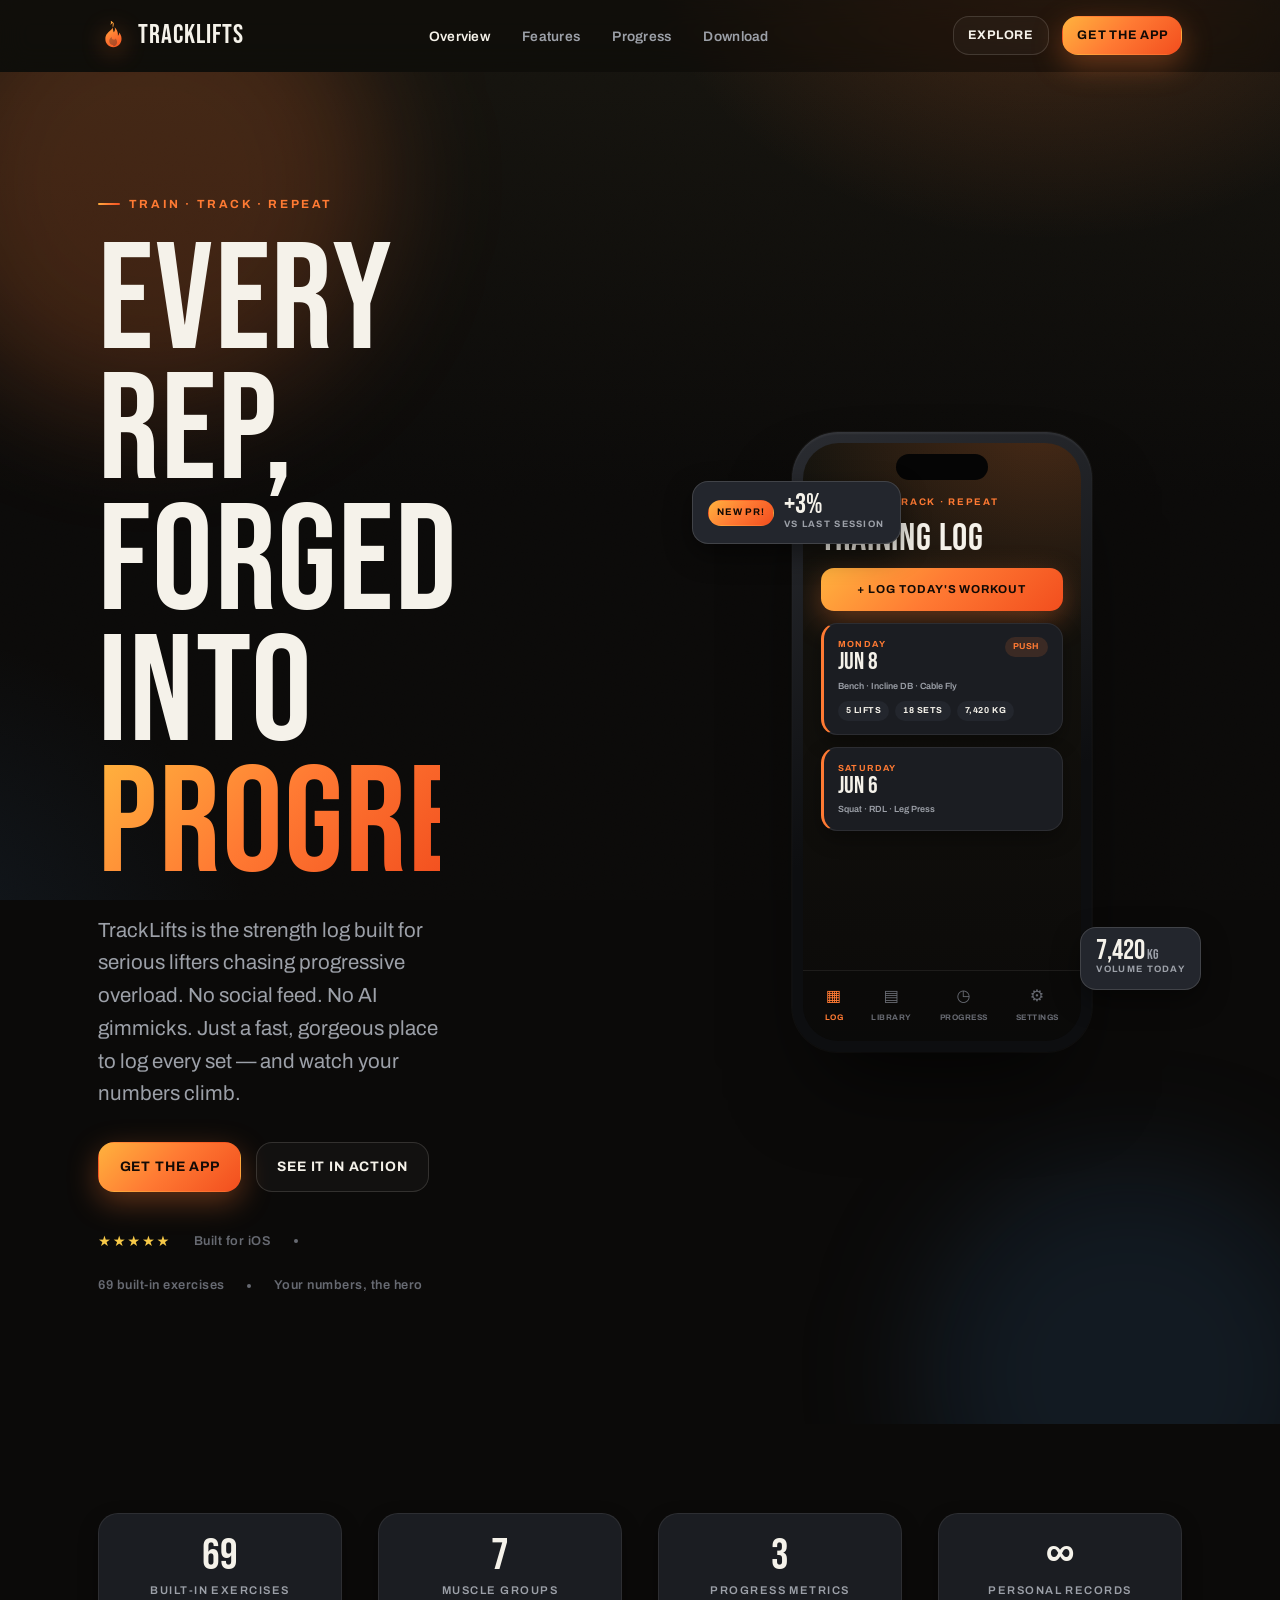
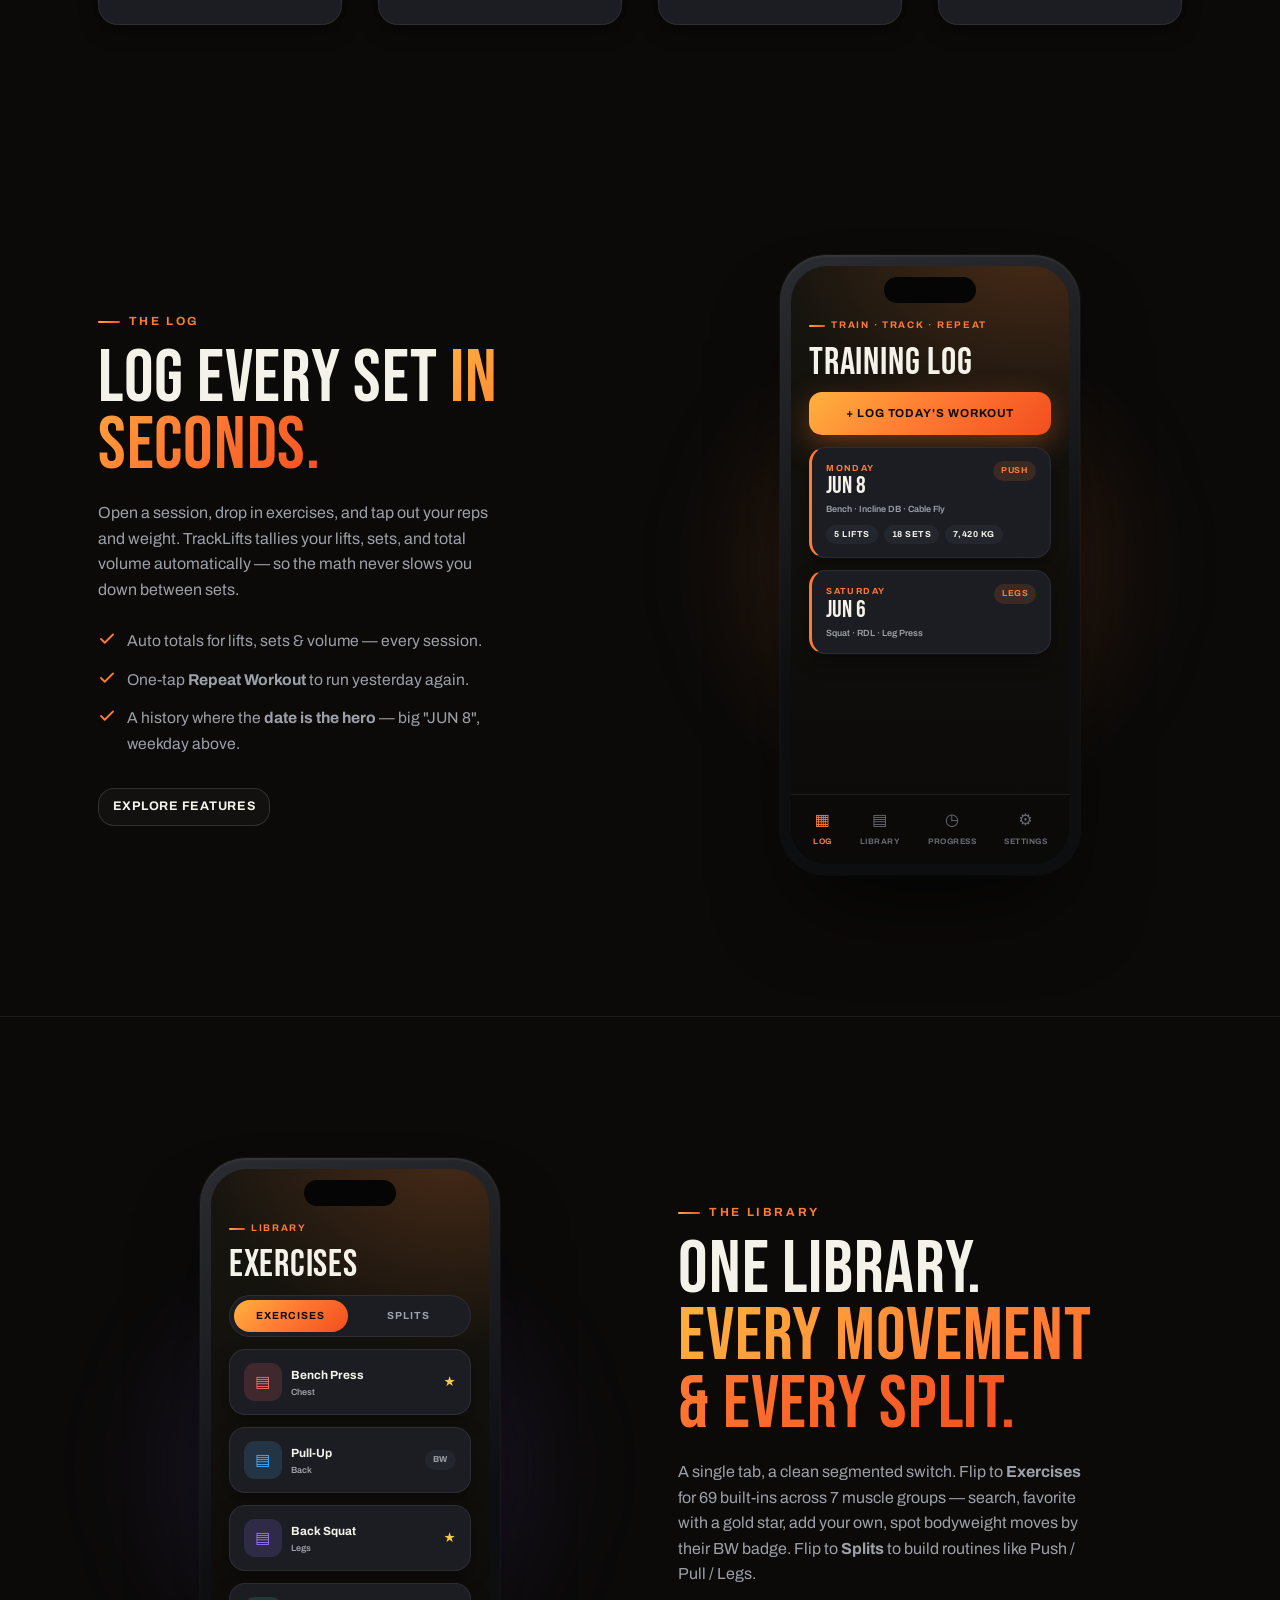
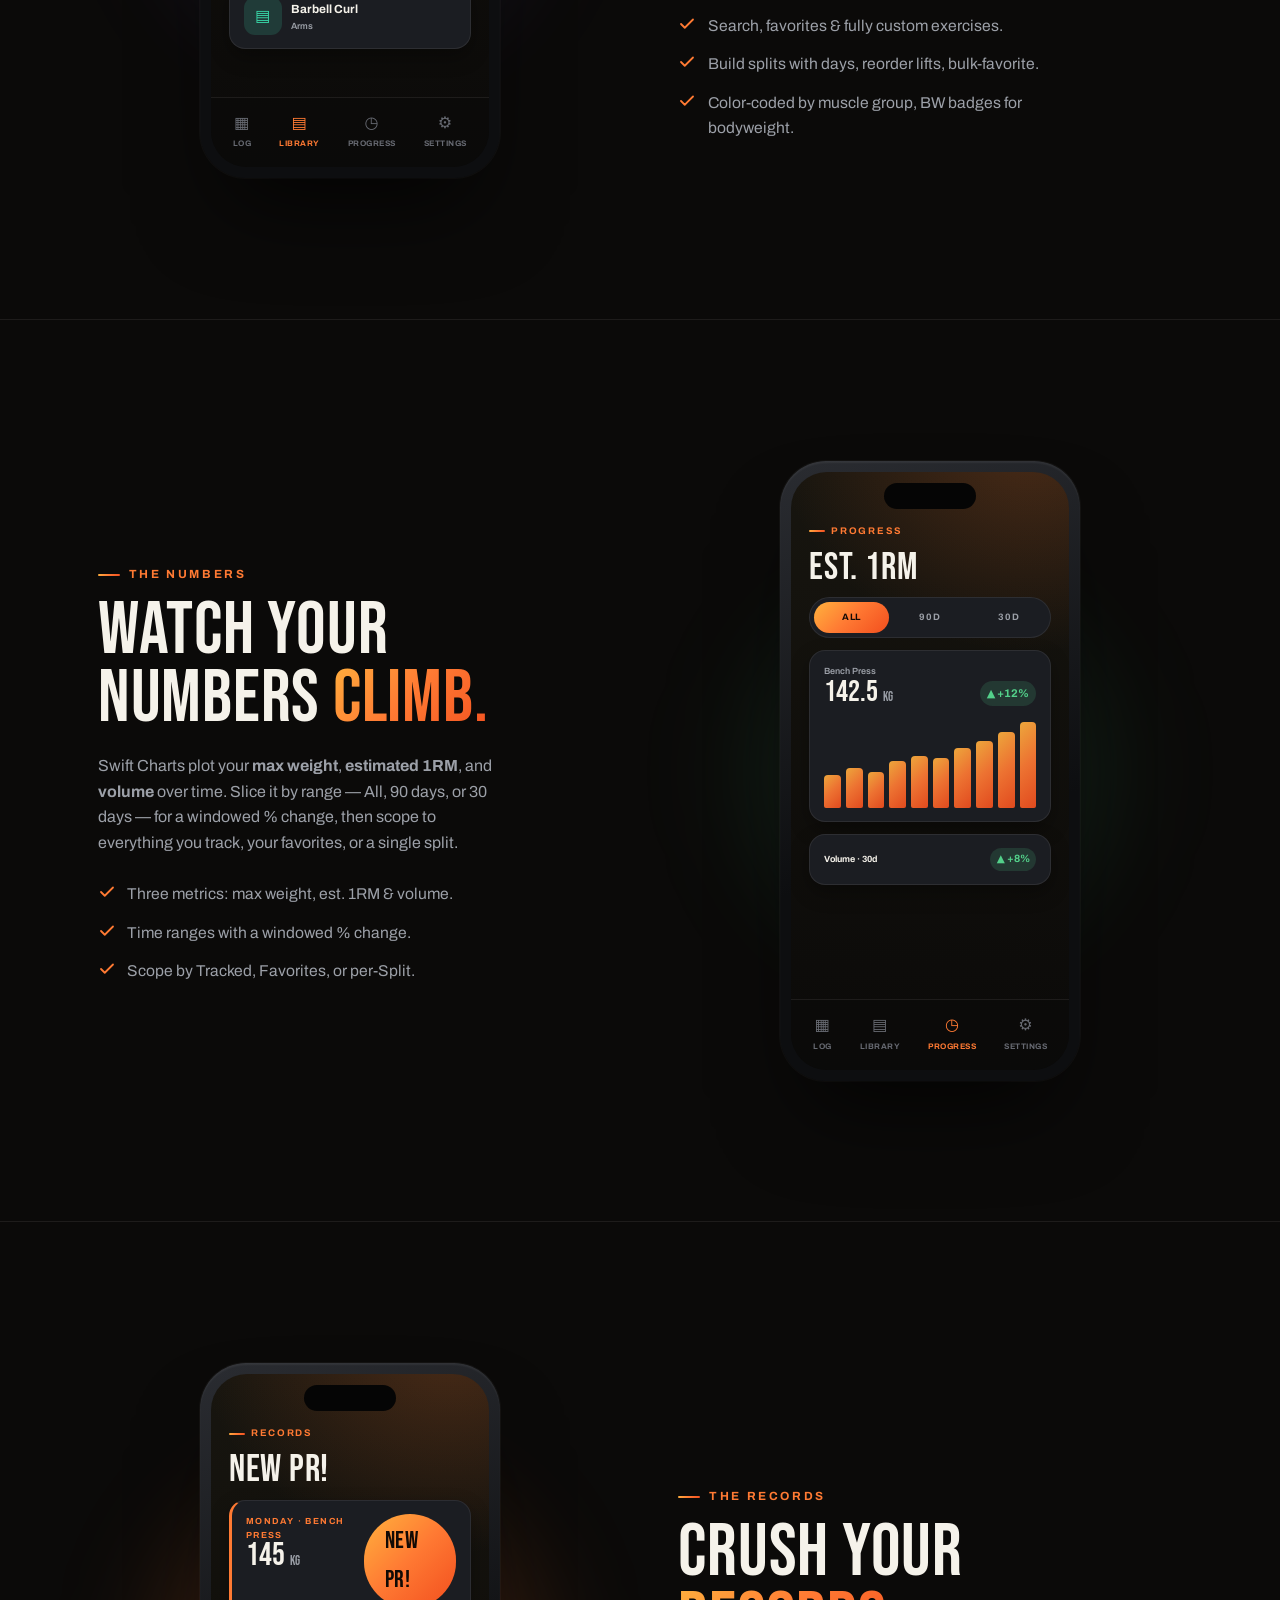
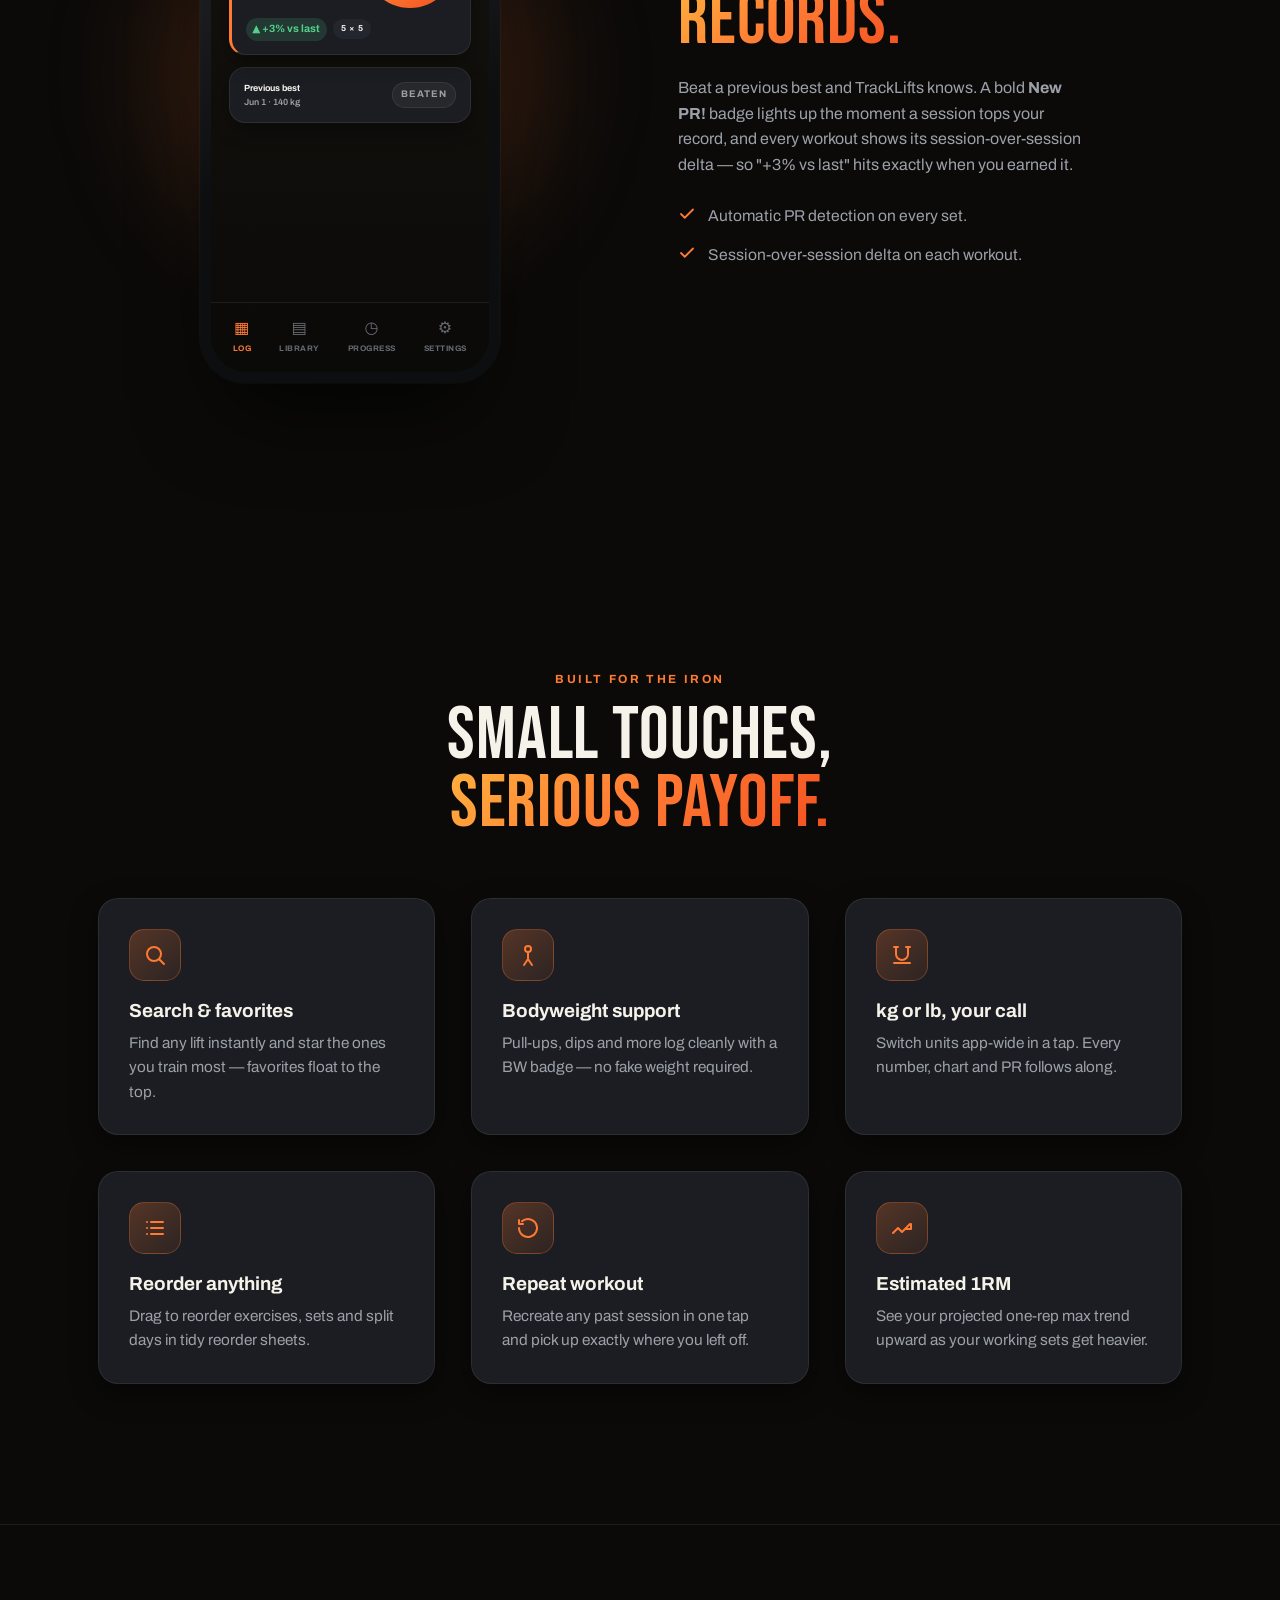
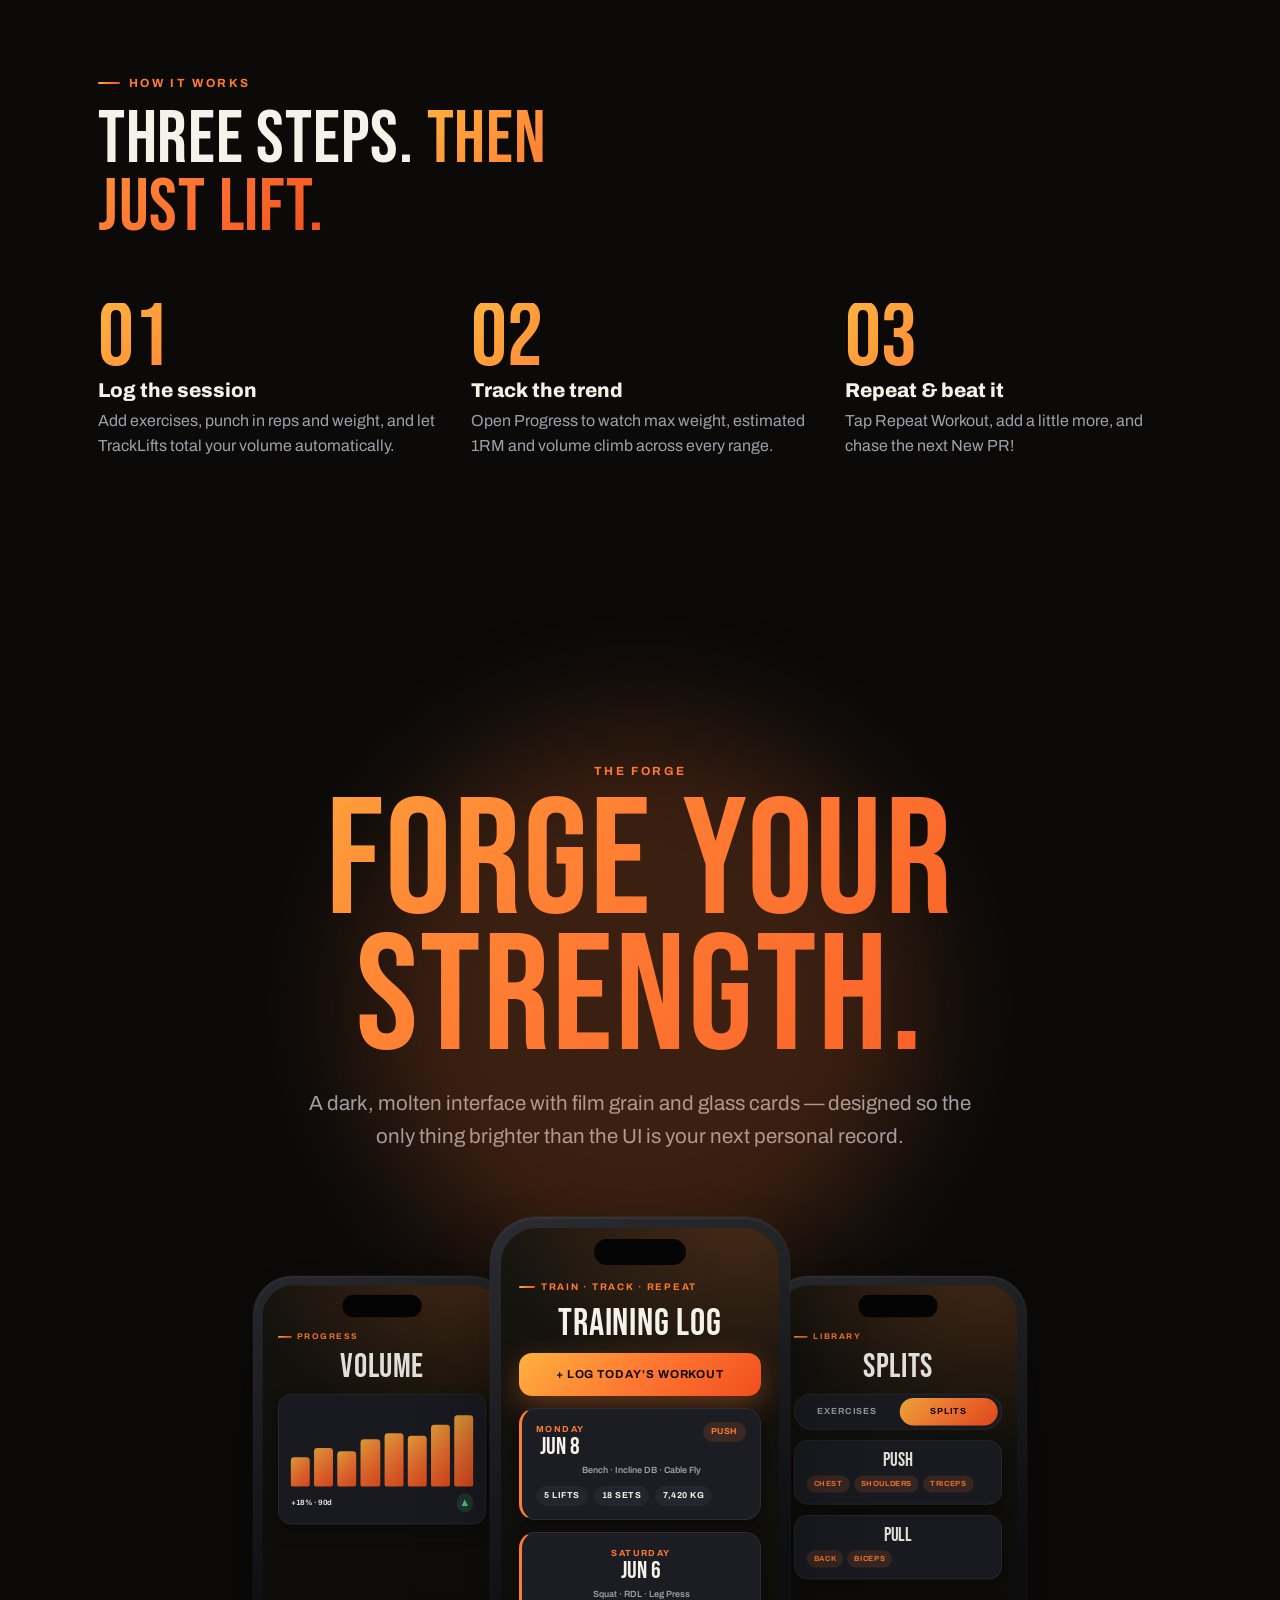
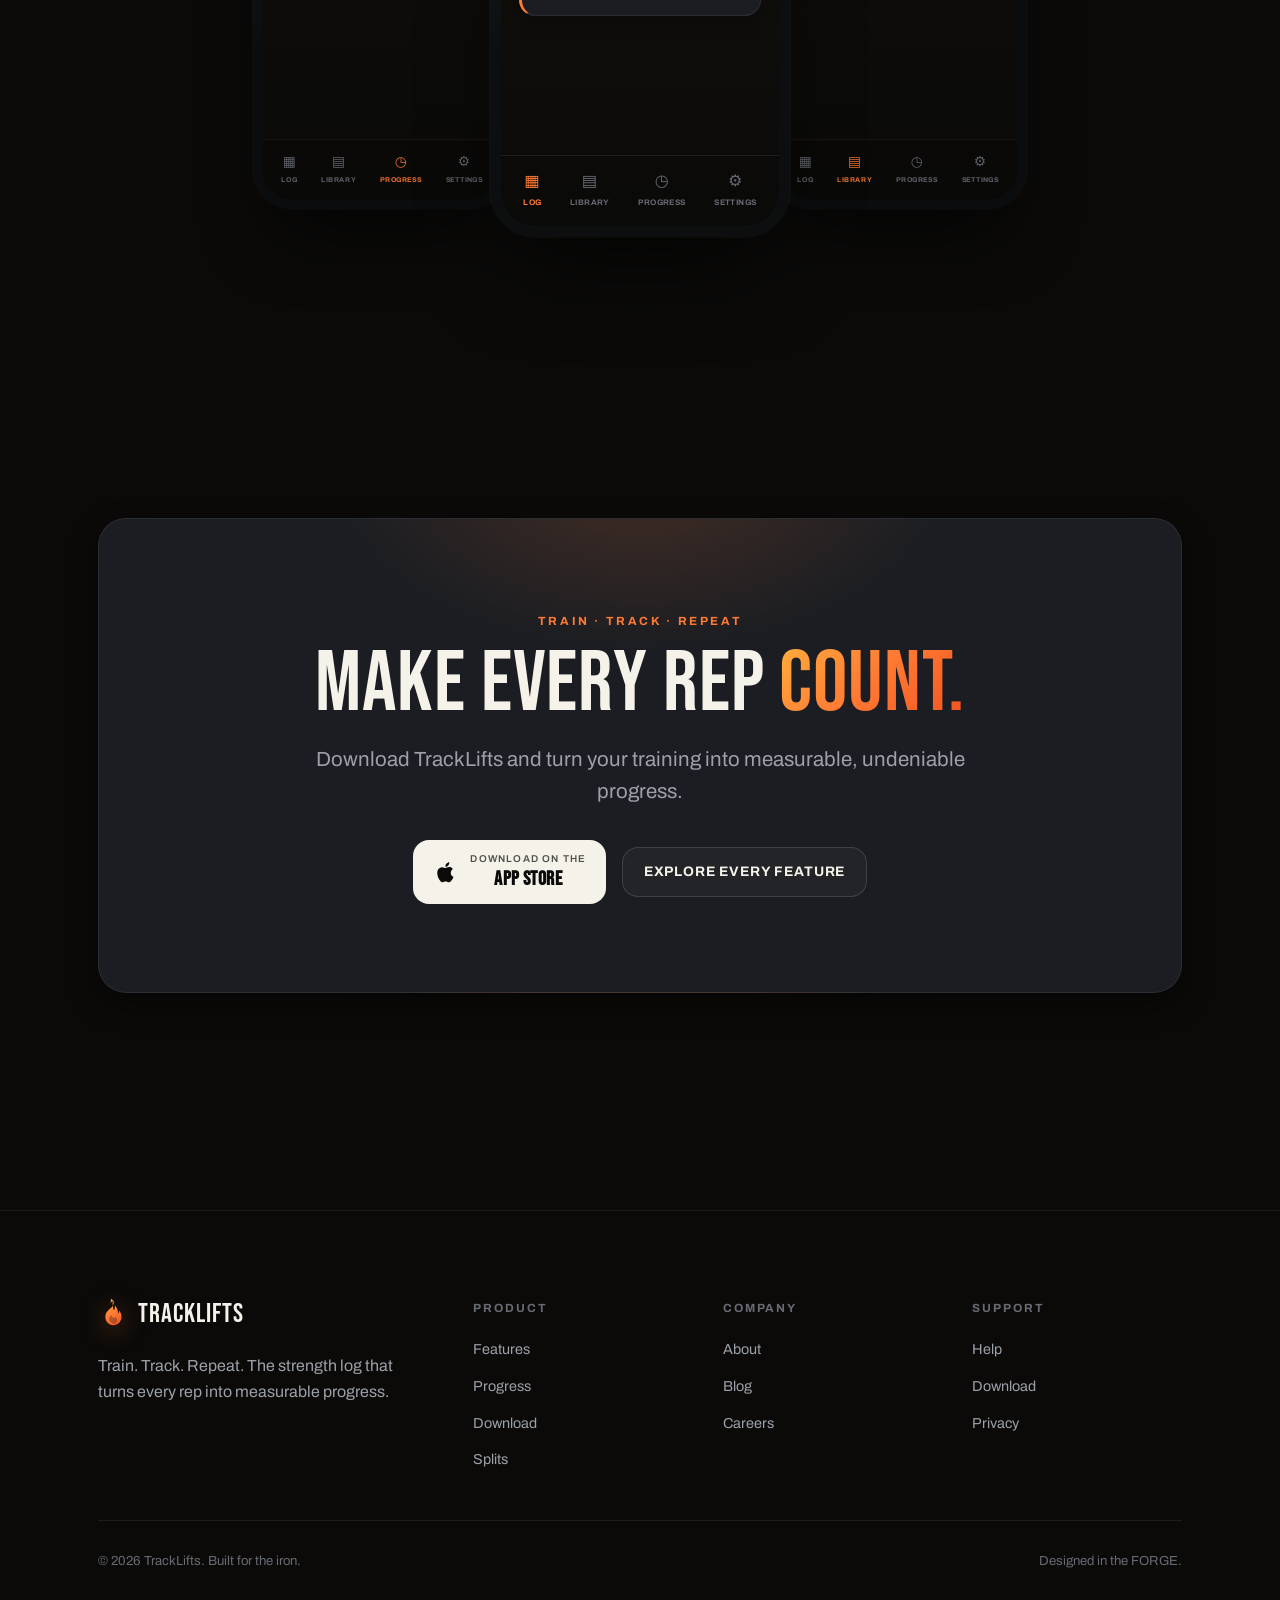
<file: website/index.html>
<!DOCTYPE html>
<html lang="en">
<head>
  <meta charset="UTF-8">
  <meta name="viewport" content="width=device-width, initial-scale=1">
  <title>TrackLifts — Train. Track. Repeat.</title>
  <meta name="description" content="TrackLifts is a fast, gorgeous iOS strength tracker for serious lifters. Log every set, see your numbers climb, and turn every rep into measurable progress.">
  <meta name="theme-color" content="#0B0A09">
  <link rel="icon" href="assets/mark.svg">

  <!-- Open Graph -->
  <meta property="og:title" content="TrackLifts — Train. Track. Repeat.">
  <meta property="og:description" content="A focused, beautiful iOS strength log built for progressive overload. Your numbers are the hero.">
  <meta property="og:type" content="website">
  <meta property="og:image" content="assets/og.png">

  <link rel="stylesheet" href="styles.css">

  <!-- Bespoke FORGE extensions: hero scale, ember sparks, alternating layout, PR glow.
       Tokens ONLY — no new fonts, no off-brand colors. -->
  <style>
    /* --- Hero --------------------------------------------------------------- */
    .hero { position: relative; overflow: hidden; padding-block: clamp(56px, 9vw, 132px) clamp(64px, 10vw, 150px); }
    .hero-grid {
      display: grid;
      grid-template-columns: 1.05fr 0.95fr;
      align-items: center;
      gap: clamp(32px, 6vw, 72px);
    }
    .hero-copy { position: relative; z-index: 2; max-width: 38ch; }
    .hero-title {
      font-size: clamp(3.6rem, 12vw, 9.5rem);
      line-height: 0.86;
      letter-spacing: 0.012em;
      margin: 0.6rem 0 1.4rem;
    }
    .hero-title .ln { display: block; }
    .hero .lead { max-width: 46ch; }
    .hero-cta { display: flex; flex-wrap: wrap; gap: 0.9rem; margin-top: 2rem; }
    .hero-proof {
      margin-top: 2.4rem; display: flex; align-items: center; gap: 1.4rem;
      flex-wrap: wrap; color: var(--ink-3); font-size: 0.8rem; font-weight: 600;
      letter-spacing: 0.04em;
    }
    .hero-proof .dot { width: 4px; height: 4px; border-radius: 50%; background: var(--ink-3); }
    .hero-stars { color: var(--gold); letter-spacing: 0.12em; font-size: 0.9rem; }

    .hero-stage { position: relative; display: grid; place-items: center; min-height: 560px; }
    .hero-stage .phone { z-index: 2; }

    /* Floating accent chip near the device */
    .hero-float-card {
      position: absolute; z-index: 3;
      background: var(--surface-raised);
      border: 1px solid var(--hairline-strong);
      border-radius: var(--r-md);
      padding: 0.7rem 0.95rem;
      box-shadow: var(--shadow-card);
      display: flex; align-items: center; gap: 0.6rem;
      backdrop-filter: blur(6px);
    }
    .hero-float-card .hf-num { font-family: var(--font-display); font-size: 1.75rem; line-height: 0.85; color: var(--ink); }
    .hero-float-card .hf-lbl { font-size: 0.58rem; font-weight: 700; letter-spacing: 0.14em; text-transform: uppercase; color: var(--ink-2); }
    .hf-pr { top: 8%; left: -2%; }
    .hf-vol { bottom: 10%; right: -4%; }

    /* --- Ember spark particle field (behind hero content) ------------------- */
    .sparks { position: absolute; inset: 0; z-index: 0; overflow: hidden; pointer-events: none; }
    .sparks i {
      position: absolute; bottom: -10px;
      width: 3px; height: 3px; border-radius: 50%;
      background: var(--ember);
      box-shadow: 0 0 6px 1px rgba(255, 122, 51, 0.55);
      opacity: 0;
      animation: rise linear infinite;
    }
    .sparks i:nth-child(1)  { left: 6%;  animation-duration: 13s; animation-delay: 0s;   }
    .sparks i:nth-child(2)  { left: 14%; animation-duration: 17s; animation-delay: 3s;   width: 2px; height: 2px; }
    .sparks i:nth-child(3)  { left: 22%; animation-duration: 11s; animation-delay: 6s;   }
    .sparks i:nth-child(4)  { left: 33%; animation-duration: 19s; animation-delay: 1.5s; width: 4px; height: 4px; }
    .sparks i:nth-child(5)  { left: 41%; animation-duration: 14s; animation-delay: 8s;   width: 2px; height: 2px; }
    .sparks i:nth-child(6)  { left: 52%; animation-duration: 16s; animation-delay: 4s;   }
    .sparks i:nth-child(7)  { left: 63%; animation-duration: 12s; animation-delay: 9s;   width: 2px; height: 2px; }
    .sparks i:nth-child(8)  { left: 71%; animation-duration: 18s; animation-delay: 2s;   width: 4px; height: 4px; }
    .sparks i:nth-child(9)  { left: 80%; animation-duration: 15s; animation-delay: 7s;   }
    .sparks i:nth-child(10) { left: 88%; animation-duration: 20s; animation-delay: 5s;   width: 2px; height: 2px; }
    .sparks i:nth-child(11) { left: 95%; animation-duration: 13s; animation-delay: 10s;  }
    .sparks i:nth-child(12) { left: 47%; animation-duration: 21s; animation-delay: 11s;  width: 2px; height: 2px; }
    @media (prefers-reduced-motion: reduce) { .sparks { display: none; } }

    /* --- Alternating feature sections --------------------------------------- */
    .feature-split { display: grid; grid-template-columns: 1fr 1fr; align-items: center; gap: clamp(32px, 6vw, 84px); }
    .feature-split .fs-media { display: grid; place-items: center; position: relative; }
    .feature-split.flip .fs-copy { order: 2; }
    .feature-split.flip .fs-media { order: 1; }
    .fs-copy { max-width: 46ch; }
    .fs-copy h2 { margin-bottom: 1.2rem; }
    .fs-list { list-style: none; padding: 0; margin: 1.6rem 0 0; display: grid; gap: 0.85rem; }
    .fs-list li { display: flex; align-items: flex-start; gap: 0.7rem; color: var(--ink-2); font-size: 0.98rem; }
    .fs-list svg { flex: none; margin-top: 2px; color: var(--ember); }

    @media (max-width: 880px) {
      .hero-grid { grid-template-columns: 1fr; }
      .hero-stage { min-height: 0; margin-top: 1rem; }
      .hero-copy { max-width: none; }
      .feature-split { grid-template-columns: 1fr; gap: 36px; }
      .feature-split.flip .fs-copy { order: 0; }
      .feature-split.flip .fs-media { order: 0; }
      .hero-float-card { display: none; }
    }

    /* --- "How it works" steps ----------------------------------------------- */
    .step-num {
      font-family: var(--font-display);
      font-size: clamp(3.4rem, 7vw, 5.6rem);
      line-height: 0.8;
      background: var(--ember-grad);
      -webkit-background-clip: text; background-clip: text; color: transparent;
      display: block; margin-bottom: 0.4rem;
    }
    .step h3 { font-family: var(--font-sans); font-weight: 800; font-size: 1.25rem; letter-spacing: 0; margin-bottom: 0.55rem; }

    /* --- PR "moment" card ---------------------------------------------------- */
    .pr-card { position: relative; overflow: visible; }
    .pr-badge {
      display: inline-flex; align-items: center; gap: 0.45rem;
      font-family: var(--font-display); font-size: 1.5rem; letter-spacing: 0.03em;
      color: #120A05; background: var(--ember-grad);
      padding: 0.35em 0.85em; border-radius: var(--r-pill);
      box-shadow: 0 0 0 0 rgba(255,122,51,0.55); animation: prpulse 2.6s var(--ease) infinite;
    }
    @keyframes prpulse {
      0%   { box-shadow: 0 0 0 0 rgba(255,122,51,0.45); }
      70%  { box-shadow: 0 0 0 18px rgba(255,122,51,0); }
      100% { box-shadow: 0 0 0 0 rgba(255,122,51,0); }
    }
    @media (prefers-reduced-motion: reduce) { .pr-badge { animation: none; } }

    /* --- Showcase ------------------------------------------------------------ */
    .showcase { position: relative; overflow: hidden; text-align: center; }
    .showcase-line {
      font-size: clamp(3rem, 13vw, 11rem);
      line-height: 0.82; letter-spacing: 0.015em; margin: 0;
    }
    .showcase-cluster {
      position: relative; display: flex; justify-content: center; align-items: flex-end;
      gap: clamp(-40px, -3vw, 0px); margin-top: clamp(36px, 5vw, 64px);
    }
    .showcase-cluster .phone { flex: none; }
    .showcase-cluster .phone.side { transform: scale(0.86) translateY(18px); opacity: 0.92; z-index: 1; }
    .showcase-cluster .phone.side.left  { margin-right: -42px; }
    .showcase-cluster .phone.side.right { margin-left: -42px; }
    .showcase-cluster .phone.lead { z-index: 2; }
    @media (max-width: 760px) {
      .showcase-cluster .phone.side { display: none; }
    }

    /* --- Closing CTA --------------------------------------------------------- */
    .cta-wrap { position: relative; text-align: center; overflow: hidden; }
    .cta-card {
      position: relative;
      border-radius: var(--r-xl);
      padding: clamp(40px, 7vw, 88px) clamp(24px, 5vw, 64px);
      background:
        radial-gradient(520px 300px at 50% -10%, rgba(255,122,51,0.18), transparent 60%),
        var(--surface);
      border: 1px solid var(--hairline);
      box-shadow: var(--shadow-card);
      overflow: hidden;
    }
    .cta-actions { display: flex; flex-wrap: wrap; gap: 1rem; justify-content: center; align-items: center; margin-top: 2rem; }

    /* Generic section-heading block */
    .section-head { max-width: 60ch; margin-bottom: clamp(36px, 5vw, 60px); }
    .section-head.center { margin-inline: auto; }
  </style>
</head>
<body>

  <header>
    <nav class="site-nav" id="siteNav">
      <div class="container">
        <a class="brand" href="index.html" aria-label="TrackLifts home">
          <img class="mark" src="assets/mark.svg" alt="" width="30" height="30">
          <span class="wordmark">TRACKLIFTS</span>
        </a>
        <ul class="nav-links">
          <li><a href="index.html">Overview</a></li>
          <li><a href="features.html">Features</a></li>
          <li><a href="index.html#progress">Progress</a></li>
          <li><a href="download.html">Download</a></li>
        </ul>
        <div class="nav-actions">
          <a class="btn btn-ghost btn-sm" href="features.html">Explore</a>
          <a class="btn btn-ember btn-sm" href="download.html">Get the App</a>
          <button class="nav-toggle" aria-label="Menu" aria-expanded="false">
            <svg width="22" height="22" viewBox="0 0 24 24" fill="none" stroke="currentColor" stroke-width="2" stroke-linecap="round"><path d="M3 6h18M3 12h18M3 18h18"/></svg>
          </button>
        </div>
      </div>
    </nav>
  </header>

  <main>

    <!-- ================= HERO ================= -->
    <section class="hero" aria-labelledby="hero-title">
      <div class="sparks" aria-hidden="true">
        <i></i><i></i><i></i><i></i><i></i><i></i><i></i><i></i><i></i><i></i><i></i><i></i>
      </div>
      <div class="glow-orb" style="width:460px;height:460px;background:rgba(255,122,51,0.20);top:-120px;left:-80px;" data-parallax="-14"></div>
      <div class="glow-orb" style="width:420px;height:420px;background:rgba(58,110,165,0.16);bottom:-160px;right:-60px;"></div>

      <div class="container">
        <div class="hero-grid">
          <div class="hero-copy">
            <span class="eyebrow" data-reveal>Train · Track · Repeat</span>
            <h1 class="hero-title" id="hero-title">
              <span class="ln" data-reveal data-reveal-delay="1">Every rep,</span>
              <span class="ln" data-reveal data-reveal-delay="2">forged into</span>
              <span class="ln ember-fill" data-reveal data-reveal-delay="3">Progress.</span>
            </h1>
            <p class="lead" data-reveal data-reveal-delay="3">
              TrackLifts is the strength log built for serious lifters chasing progressive overload.
              No social feed. No AI gimmicks. Just a fast, gorgeous place to log every set — and watch your numbers climb.
            </p>
            <div class="hero-cta" data-reveal data-reveal-delay="4">
              <a class="btn btn-ember" href="download.html">Get the App</a>
              <a class="btn btn-ghost" href="#showcase">See it in action</a>
            </div>
            <div class="hero-proof" data-reveal data-reveal-delay="5">
              <span class="hero-stars" aria-hidden="true">★★★★★</span>
              <span>Built for iOS</span>
              <span class="dot" aria-hidden="true"></span>
              <span>69 built-in exercises</span>
              <span class="dot" aria-hidden="true"></span>
              <span>Your numbers, the hero</span>
            </div>
          </div>

          <div class="hero-stage" data-reveal data-reveal-delay="2">
            <!-- Floating data chips -->
            <div class="hero-float-card hf-pr floaty" aria-hidden="true">
              <span class="chip chip-filled" style="font-size:0.6rem;">New PR!</span>
              <div>
                <div class="hf-num">+3%</div>
                <div class="hf-lbl">vs last session</div>
              </div>
            </div>
            <div class="hero-float-card hf-vol floaty" style="animation-delay:-3s;" aria-hidden="true">
              <div>
                <div class="hf-num">7,420<span style="font-size:0.9rem;color:var(--ink-2);"> kg</span></div>
                <div class="hf-lbl">Volume today</div>
              </div>
            </div>

            <!-- Phone: the Log screen with date-hero rows -->
            <div class="phone floaty" data-parallax="10">
              <div class="phone-screen">
                <div class="scr">
                  <div class="app-eyebrow">Train · Track · Repeat</div>
                  <div class="app-title">TRAINING LOG</div>
                  <div class="app-btn">+ Log Today's Workout</div>
                  <div class="app-card accent">
                    <div class="row" style="justify-content:space-between;align-items:flex-start;">
                      <div><div class="app-row-wd">Monday</div><div class="app-row-date">JUN 8</div></div>
                      <span class="app-pill">Push</span>
                    </div>
                    <div class="app-mini" style="margin-top:6px;">Bench · Incline DB · Cable Fly</div>
                    <div class="row" style="margin-top:8px;gap:6px;">
                      <span class="app-pill" style="color:var(--ink);background:var(--surface-raised);">5 LIFTS</span>
                      <span class="app-pill" style="color:var(--ink);background:var(--surface-raised);">18 SETS</span>
                      <span class="app-pill" style="color:var(--ink);background:var(--surface-raised);">7,420 KG</span>
                    </div>
                  </div>
                  <div class="app-card accent">
                    <div class="app-row-wd">Saturday</div>
                    <div class="app-row-date">JUN 6</div>
                    <div class="app-mini" style="margin-top:6px;">Squat · RDL · Leg Press</div>
                  </div>
                </div>
                <div class="app-tabbar"><div class="on"><i>▦</i>Log</div><div><i>▤</i>Library</div><div><i>◷</i>Progress</div><div><i>⚙</i>Settings</div></div>
              </div>
            </div>
          </div>
        </div>
      </div>
    </section>

    <!-- ================= STAT BAND ================= -->
    <section class="section-sm" aria-label="By the numbers">
      <div class="container">
        <div class="grid cols-4">
          <div class="stat-tile stat" data-reveal>
            <span class="num" data-count="69"></span>
            <span class="stat-label">Built-in exercises</span>
          </div>
          <div class="stat-tile stat" data-reveal data-reveal-delay="1">
            <span class="num" data-count="7"></span>
            <span class="stat-label">Muscle groups</span>
          </div>
          <div class="stat-tile stat" data-reveal data-reveal-delay="2">
            <span class="num" data-count="3"></span>
            <span class="stat-label">Progress metrics</span>
          </div>
          <div class="stat-tile stat" data-reveal data-reveal-delay="3">
            <span class="num">∞</span>
            <span class="stat-label">Personal records</span>
          </div>
        </div>
      </div>
    </section>

    <!-- ================= FEATURE: LOG ================= -->
    <section class="section" id="log" aria-labelledby="log-h">
      <div class="container">
        <div class="feature-split">
          <div class="fs-copy" data-reveal>
            <span class="eyebrow">The log</span>
            <h2 id="log-h">Log every set <span class="ember-fill">in seconds.</span></h2>
            <p>Open a session, drop in exercises, and tap out your reps and weight. TrackLifts tallies your lifts, sets, and total volume automatically — so the math never slows you down between sets.</p>
            <ul class="fs-list">
              <li>
                <svg width="18" height="18" viewBox="0 0 24 24" fill="none" stroke="currentColor" stroke-width="2.4" stroke-linecap="round" stroke-linejoin="round"><path d="M20 6 9 17l-5-5"/></svg>
                <span>Auto totals for lifts, sets &amp; volume — every session.</span>
              </li>
              <li>
                <svg width="18" height="18" viewBox="0 0 24 24" fill="none" stroke="currentColor" stroke-width="2.4" stroke-linecap="round" stroke-linejoin="round"><path d="M20 6 9 17l-5-5"/></svg>
                <span>One-tap <strong>Repeat Workout</strong> to run yesterday again.</span>
              </li>
              <li>
                <svg width="18" height="18" viewBox="0 0 24 24" fill="none" stroke="currentColor" stroke-width="2.4" stroke-linecap="round" stroke-linejoin="round"><path d="M20 6 9 17l-5-5"/></svg>
                <span>A history where the <strong>date is the hero</strong> — big "JUN 8", weekday above.</span>
              </li>
            </ul>
            <div class="hero-cta">
              <a class="btn btn-ghost btn-sm" href="features.html">Explore features</a>
            </div>
          </div>

          <div class="fs-media" data-reveal data-reveal-delay="2">
            <div class="glow-orb" style="width:340px;height:340px;background:rgba(255,122,51,0.16);z-index:0;"></div>
            <div class="phone" data-parallax="8">
              <div class="phone-screen">
                <div class="scr">
                  <div class="app-eyebrow">Train · Track · Repeat</div>
                  <div class="app-title">TRAINING LOG</div>
                  <div class="app-btn">+ Log Today's Workout</div>
                  <div class="app-card accent">
                    <div class="row" style="justify-content:space-between;align-items:flex-start;">
                      <div><div class="app-row-wd">Monday</div><div class="app-row-date">JUN 8</div></div>
                      <span class="app-pill">Push</span>
                    </div>
                    <div class="app-mini" style="margin-top:6px;">Bench · Incline DB · Cable Fly</div>
                    <div class="row" style="margin-top:8px;gap:6px;">
                      <span class="app-pill" style="color:var(--ink);background:var(--surface-raised);">5 LIFTS</span>
                      <span class="app-pill" style="color:var(--ink);background:var(--surface-raised);">18 SETS</span>
                      <span class="app-pill" style="color:var(--ink);background:var(--surface-raised);">7,420 KG</span>
                    </div>
                  </div>
                  <div class="app-card accent">
                    <div class="row" style="justify-content:space-between;align-items:flex-start;">
                      <div><div class="app-row-wd">Saturday</div><div class="app-row-date">JUN 6</div></div>
                      <span class="app-pill">Legs</span>
                    </div>
                    <div class="app-mini" style="margin-top:6px;">Squat · RDL · Leg Press</div>
                  </div>
                </div>
                <div class="app-tabbar"><div class="on"><i>▦</i>Log</div><div><i>▤</i>Library</div><div><i>◷</i>Progress</div><div><i>⚙</i>Settings</div></div>
              </div>
            </div>
          </div>
        </div>
      </div>
    </section>

    <hr class="divider">

    <!-- ================= FEATURE: LIBRARY + SPLITS ================= -->
    <section class="section" id="splits" aria-labelledby="splits-h">
      <div class="container">
        <div class="feature-split flip">
          <div class="fs-copy" data-reveal>
            <span class="eyebrow">The library</span>
            <h2 id="splits-h">One library. <span class="ember-fill">Every movement &amp; every split.</span></h2>
            <p>A single tab, a clean segmented switch. Flip to <strong>Exercises</strong> for 69 built-ins across 7 muscle groups — search, favorite with a gold star, add your own, spot bodyweight moves by their BW badge. Flip to <strong>Splits</strong> to build routines like Push / Pull / Legs.</p>
            <ul class="fs-list">
              <li>
                <svg width="18" height="18" viewBox="0 0 24 24" fill="none" stroke="currentColor" stroke-width="2.4" stroke-linecap="round" stroke-linejoin="round"><path d="M20 6 9 17l-5-5"/></svg>
                <span>Search, favorites &amp; fully custom exercises.</span>
              </li>
              <li>
                <svg width="18" height="18" viewBox="0 0 24 24" fill="none" stroke="currentColor" stroke-width="2.4" stroke-linecap="round" stroke-linejoin="round"><path d="M20 6 9 17l-5-5"/></svg>
                <span>Build splits with days, reorder lifts, bulk-favorite.</span>
              </li>
              <li>
                <svg width="18" height="18" viewBox="0 0 24 24" fill="none" stroke="currentColor" stroke-width="2.4" stroke-linecap="round" stroke-linejoin="round"><path d="M20 6 9 17l-5-5"/></svg>
                <span>Color-coded by muscle group, BW badges for bodyweight.</span>
              </li>
            </ul>
          </div>

          <div class="fs-media" data-reveal data-reveal-delay="2">
            <div class="glow-orb" style="width:340px;height:340px;background:rgba(151,117,250,0.14);z-index:0;"></div>
            <div class="phone" data-parallax="8">
              <div class="phone-screen">
                <div class="scr">
                  <div class="app-eyebrow">Library</div>
                  <div class="app-title">EXERCISES</div>
                  <div class="app-seg"><span class="on">Exercises</span><span>Splits</span></div>
                  <div class="app-card">
                    <div class="row" style="justify-content:space-between;">
                      <div class="row" style="gap:9px;">
                        <span class="app-glyph" style="background:rgba(255,107,107,0.16);color:var(--m-chest);">▤</span>
                        <div>
                          <div class="app-mini" style="font-size:0.74rem;color:var(--ink);font-weight:700;">Bench Press</div>
                          <div class="app-mini">Chest</div>
                        </div>
                      </div>
                      <span style="color:var(--gold);font-size:0.85rem;">★</span>
                    </div>
                  </div>
                  <div class="app-card">
                    <div class="row" style="justify-content:space-between;">
                      <div class="row" style="gap:9px;">
                        <span class="app-glyph" style="background:rgba(77,171,247,0.16);color:var(--m-back);">▤</span>
                        <div>
                          <div class="app-mini" style="font-size:0.74rem;color:var(--ink);font-weight:700;">Pull-Up</div>
                          <div class="app-mini">Back</div>
                        </div>
                      </div>
                      <span class="app-pill" style="color:var(--ink-2);background:var(--surface-raised);">BW</span>
                    </div>
                  </div>
                  <div class="app-card">
                    <div class="row" style="justify-content:space-between;">
                      <div class="row" style="gap:9px;">
                        <span class="app-glyph" style="background:rgba(151,117,250,0.16);color:var(--m-legs);">▤</span>
                        <div>
                          <div class="app-mini" style="font-size:0.74rem;color:var(--ink);font-weight:700;">Back Squat</div>
                          <div class="app-mini">Legs</div>
                        </div>
                      </div>
                      <span style="color:var(--gold);font-size:0.85rem;">★</span>
                    </div>
                  </div>
                  <div class="app-card">
                    <div class="row" style="justify-content:space-between;">
                      <div class="row" style="gap:9px;">
                        <span class="app-glyph" style="background:rgba(56,217,169,0.16);color:var(--m-arms);">▤</span>
                        <div>
                          <div class="app-mini" style="font-size:0.74rem;color:var(--ink);font-weight:700;">Barbell Curl</div>
                          <div class="app-mini">Arms</div>
                        </div>
                      </div>
                    </div>
                  </div>
                </div>
                <div class="app-tabbar"><div><i>▦</i>Log</div><div class="on"><i>▤</i>Library</div><div><i>◷</i>Progress</div><div><i>⚙</i>Settings</div></div>
              </div>
            </div>
          </div>
        </div>
      </div>
    </section>

    <hr class="divider">

    <!-- ================= FEATURE: PROGRESS ================= -->
    <section class="section" id="progress" aria-labelledby="progress-h">
      <div class="container">
        <div class="feature-split">
          <div class="fs-copy" data-reveal>
            <span class="eyebrow">The numbers</span>
            <h2 id="progress-h">Watch your numbers <span class="ember-fill">climb.</span></h2>
            <p>Swift Charts plot your <strong>max weight</strong>, <strong>estimated 1RM</strong>, and <strong>volume</strong> over time. Slice it by range — All, 90 days, or 30 days — for a windowed % change, then scope to everything you track, your favorites, or a single split.</p>
            <ul class="fs-list">
              <li>
                <svg width="18" height="18" viewBox="0 0 24 24" fill="none" stroke="currentColor" stroke-width="2.4" stroke-linecap="round" stroke-linejoin="round"><path d="M20 6 9 17l-5-5"/></svg>
                <span>Three metrics: max weight, est. 1RM &amp; volume.</span>
              </li>
              <li>
                <svg width="18" height="18" viewBox="0 0 24 24" fill="none" stroke="currentColor" stroke-width="2.4" stroke-linecap="round" stroke-linejoin="round"><path d="M20 6 9 17l-5-5"/></svg>
                <span>Time ranges with a windowed % change.</span>
              </li>
              <li>
                <svg width="18" height="18" viewBox="0 0 24 24" fill="none" stroke="currentColor" stroke-width="2.4" stroke-linecap="round" stroke-linejoin="round"><path d="M20 6 9 17l-5-5"/></svg>
                <span>Scope by Tracked, Favorites, or per-Split.</span>
              </li>
            </ul>
          </div>

          <div class="fs-media" data-reveal data-reveal-delay="2">
            <div class="glow-orb" style="width:340px;height:340px;background:rgba(83,208,138,0.12);z-index:0;"></div>
            <div class="phone" data-parallax="8">
              <div class="phone-screen">
                <div class="scr">
                  <div class="app-eyebrow">Progress</div>
                  <div class="app-title">EST. 1RM</div>
                  <div class="app-seg" style="font-size:0.58rem;"><span class="on">All</span><span>90d</span><span>30d</span></div>
                  <div class="app-card">
                    <div class="row" style="justify-content:space-between;align-items:flex-end;">
                      <div>
                        <div class="app-mini">Bench Press</div>
                        <div class="app-row-date" style="font-size:1.9rem;">142.5 <span style="font-size:0.8rem;color:var(--ink-2);">kg</span></div>
                      </div>
                      <span class="trend up" style="font-size:0.7rem;">▲ +12%</span>
                    </div>
                    <div class="chart" style="margin-top:10px;">
                      <span class="bar" style="height:38%"></span>
                      <span class="bar" style="height:46%"></span>
                      <span class="bar" style="height:42%"></span>
                      <span class="bar" style="height:55%"></span>
                      <span class="bar" style="height:61%"></span>
                      <span class="bar" style="height:58%"></span>
                      <span class="bar" style="height:70%"></span>
                      <span class="bar" style="height:78%"></span>
                      <span class="bar" style="height:88%"></span>
                      <span class="bar" style="height:100%"></span>
                    </div>
                  </div>
                  <div class="app-card">
                    <div class="row" style="justify-content:space-between;">
                      <div class="app-mini" style="color:var(--ink);font-weight:700;">Volume · 30d</div>
                      <span class="trend up" style="font-size:0.66rem;">▲ +8%</span>
                    </div>
                  </div>
                </div>
                <div class="app-tabbar"><div><i>▦</i>Log</div><div><i>▤</i>Library</div><div class="on"><i>◷</i>Progress</div><div><i>⚙</i>Settings</div></div>
              </div>
            </div>
          </div>
        </div>
      </div>
    </section>

    <hr class="divider">

    <!-- ================= FEATURE: RECORDS ================= -->
    <section class="section" id="records" aria-labelledby="records-h">
      <div class="container">
        <div class="feature-split flip">
          <div class="fs-copy" data-reveal>
            <span class="eyebrow">The records</span>
            <h2 id="records-h">Crush your <span class="ember-fill">records.</span></h2>
            <p>Beat a previous best and TrackLifts knows. A bold <strong>New PR!</strong> badge lights up the moment a session tops your record, and every workout shows its session-over-session delta — so "+3% vs last" hits exactly when you earned it.</p>
            <ul class="fs-list">
              <li>
                <svg width="18" height="18" viewBox="0 0 24 24" fill="none" stroke="currentColor" stroke-width="2.4" stroke-linecap="round" stroke-linejoin="round"><path d="M20 6 9 17l-5-5"/></svg>
                <span>Automatic PR detection on every set.</span>
              </li>
              <li>
                <svg width="18" height="18" viewBox="0 0 24 24" fill="none" stroke="currentColor" stroke-width="2.4" stroke-linecap="round" stroke-linejoin="round"><path d="M20 6 9 17l-5-5"/></svg>
                <span>Session-over-session delta on each workout.</span>
              </li>
            </ul>
          </div>

          <div class="fs-media" data-reveal data-reveal-delay="2">
            <div class="glow-orb" style="width:360px;height:360px;background:rgba(255,122,51,0.22);z-index:0;"></div>
            <div class="phone" data-parallax="8">
              <div class="phone-screen">
                <div class="scr">
                  <div class="app-eyebrow">Records</div>
                  <div class="app-title">NEW PR!</div>
                  <div class="app-card accent pr-card">
                    <div class="row" style="justify-content:space-between;align-items:flex-start;">
                      <div>
                        <div class="app-row-wd">Monday · Bench Press</div>
                        <div class="app-row-date" style="font-size:2rem;">145 <span style="font-size:0.8rem;color:var(--ink-2);">kg</span></div>
                      </div>
                      <span class="pr-badge">New PR!</span>
                    </div>
                    <div class="row" style="margin-top:10px;gap:6px;">
                      <span class="trend up" style="font-size:0.66rem;">▲ +3% vs last</span>
                      <span class="app-pill" style="color:var(--ink);background:var(--surface-raised);">5 × 5</span>
                    </div>
                  </div>
                  <div class="app-card">
                    <div class="row" style="justify-content:space-between;">
                      <div>
                        <div class="app-mini" style="color:var(--ink);font-weight:700;">Previous best</div>
                        <div class="app-mini">Jun 1 · 140 kg</div>
                      </div>
                      <span class="chip chip-ink" style="font-size:0.6rem;">Beaten</span>
                    </div>
                  </div>
                </div>
                <div class="app-tabbar"><div class="on"><i>▦</i>Log</div><div><i>▤</i>Library</div><div><i>◷</i>Progress</div><div><i>⚙</i>Settings</div></div>
              </div>
            </div>
          </div>
        </div>
      </div>
    </section>

    <!-- ================= FEATURE GRID ================= -->
    <section class="section" aria-labelledby="grid-h">
      <div class="container">
        <div class="section-head center">
          <span class="eyebrow no-rule" data-reveal>Built for the iron</span>
          <h2 id="grid-h" data-reveal data-reveal-delay="1">Small touches, <span class="ember-fill">serious payoff.</span></h2>
        </div>
        <div class="grid cols-3">
          <article class="card card-hover card-glow feature-card" data-reveal>
            <div class="feature-icon" aria-hidden="true">
              <svg width="24" height="24" viewBox="0 0 24 24" fill="none" stroke="currentColor" stroke-width="2" stroke-linecap="round" stroke-linejoin="round"><circle cx="11" cy="11" r="7"/><path d="m21 21-4.3-4.3"/></svg>
            </div>
            <h3>Search &amp; favorites</h3>
            <p>Find any lift instantly and star the ones you train most — favorites float to the top.</p>
          </article>

          <article class="card card-hover card-glow feature-card" data-reveal data-reveal-delay="1">
            <div class="feature-icon" aria-hidden="true">
              <svg width="24" height="24" viewBox="0 0 24 24" fill="none" stroke="currentColor" stroke-width="2" stroke-linecap="round" stroke-linejoin="round"><circle cx="12" cy="6" r="3"/><path d="M12 9v7"/><path d="M8 22l4-6 4 6"/></svg>
            </div>
            <h3>Bodyweight support</h3>
            <p>Pull-ups, dips and more log cleanly with a BW badge — no fake weight required.</p>
          </article>

          <article class="card card-hover card-glow feature-card" data-reveal data-reveal-delay="2">
            <div class="feature-icon" aria-hidden="true">
              <svg width="24" height="24" viewBox="0 0 24 24" fill="none" stroke="currentColor" stroke-width="2" stroke-linecap="round" stroke-linejoin="round"><path d="M6 4v7a6 6 0 0 0 12 0V4"/><path d="M4 4h4M16 4h4M4 20h16"/></svg>
            </div>
            <h3>kg or lb, your call</h3>
            <p>Switch units app-wide in a tap. Every number, chart and PR follows along.</p>
          </article>

          <article class="card card-hover card-glow feature-card" data-reveal>
            <div class="feature-icon" aria-hidden="true">
              <svg width="24" height="24" viewBox="0 0 24 24" fill="none" stroke="currentColor" stroke-width="2" stroke-linecap="round" stroke-linejoin="round"><path d="M8 6h12M8 12h12M8 18h12"/><path d="M4 6h.01M4 12h.01M4 18h.01"/></svg>
            </div>
            <h3>Reorder anything</h3>
            <p>Drag to reorder exercises, sets and split days in tidy reorder sheets.</p>
          </article>

          <article class="card card-hover card-glow feature-card" data-reveal data-reveal-delay="1">
            <div class="feature-icon" aria-hidden="true">
              <svg width="24" height="24" viewBox="0 0 24 24" fill="none" stroke="currentColor" stroke-width="2" stroke-linecap="round" stroke-linejoin="round"><path d="M3 12a9 9 0 1 0 3-6.7"/><path d="M3 4v4h4"/></svg>
            </div>
            <h3>Repeat workout</h3>
            <p>Recreate any past session in one tap and pick up exactly where you left off.</p>
          </article>

          <article class="card card-hover card-glow feature-card" data-reveal data-reveal-delay="2">
            <div class="feature-icon" aria-hidden="true">
              <svg width="24" height="24" viewBox="0 0 24 24" fill="none" stroke="currentColor" stroke-width="2" stroke-linecap="round" stroke-linejoin="round"><path d="M3 17l5-5 4 4 8-8"/><path d="M21 8v5h-5"/></svg>
            </div>
            <h3>Estimated 1RM</h3>
            <p>See your projected one-rep max trend upward as your working sets get heavier.</p>
          </article>
        </div>
      </div>
    </section>

    <hr class="divider">

    <!-- ================= HOW IT WORKS ================= -->
    <section class="section" aria-labelledby="how-h">
      <div class="container">
        <div class="section-head" data-reveal>
          <span class="eyebrow">How it works</span>
          <h2 id="how-h">Three steps. <span class="ember-fill">Then just lift.</span></h2>
        </div>
        <div class="grid cols-3">
          <div class="step" data-reveal>
            <span class="step-num">01</span>
            <h3>Log the session</h3>
            <p>Add exercises, punch in reps and weight, and let TrackLifts total your volume automatically.</p>
          </div>
          <div class="step" data-reveal data-reveal-delay="1">
            <span class="step-num">02</span>
            <h3>Track the trend</h3>
            <p>Open Progress to watch max weight, estimated 1RM and volume climb across every range.</p>
          </div>
          <div class="step" data-reveal data-reveal-delay="2">
            <span class="step-num">03</span>
            <h3>Repeat &amp; beat it</h3>
            <p>Tap Repeat Workout, add a little more, and chase the next New PR!</p>
          </div>
        </div>
      </div>
    </section>

    <!-- ================= SHOWCASE ================= -->
    <section class="section showcase" id="showcase" aria-labelledby="showcase-h">
      <div class="glow-orb" style="width:560px;height:560px;background:rgba(255,122,51,0.20);top:8%;left:50%;transform:translateX(-50%);"></div>
      <div class="container">
        <span class="eyebrow no-rule" style="justify-content:center;" data-reveal>The FORGE</span>
        <h2 class="showcase-line ember-fill" id="showcase-h" data-reveal data-reveal-delay="1">Forge your strength.</h2>
        <p class="lead center mx-auto" style="margin-top:1.2rem;" data-reveal data-reveal-delay="2">A dark, molten interface with film grain and glass cards — designed so the only thing brighter than the UI is your next personal record.</p>

        <div class="showcase-cluster" data-reveal data-reveal-delay="2">
          <!-- LEFT: Progress -->
          <div class="phone side left" data-parallax="6" aria-hidden="true">
            <div class="phone-screen">
              <div class="scr">
                <div class="app-eyebrow">Progress</div>
                <div class="app-title">VOLUME</div>
                <div class="app-card">
                  <div class="chart" style="margin-top:2px;">
                    <span class="bar" style="height:40%"></span>
                    <span class="bar" style="height:52%"></span>
                    <span class="bar" style="height:48%"></span>
                    <span class="bar" style="height:64%"></span>
                    <span class="bar" style="height:72%"></span>
                    <span class="bar" style="height:68%"></span>
                    <span class="bar" style="height:84%"></span>
                    <span class="bar" style="height:96%"></span>
                  </div>
                  <div class="row" style="justify-content:space-between;margin-top:8px;">
                    <span class="app-mini" style="color:var(--ink);font-weight:700;">+18% · 90d</span>
                    <span class="trend up" style="font-size:0.62rem;">▲</span>
                  </div>
                </div>
              </div>
              <div class="app-tabbar"><div><i>▦</i>Log</div><div><i>▤</i>Library</div><div class="on"><i>◷</i>Progress</div><div><i>⚙</i>Settings</div></div>
            </div>
          </div>

          <!-- CENTER: Log (hero) -->
          <div class="phone lead floaty" data-parallax="10">
            <div class="phone-screen">
              <div class="scr">
                <div class="app-eyebrow">Train · Track · Repeat</div>
                <div class="app-title">TRAINING LOG</div>
                <div class="app-btn">+ Log Today's Workout</div>
                <div class="app-card accent">
                  <div class="row" style="justify-content:space-between;align-items:flex-start;">
                    <div><div class="app-row-wd">Monday</div><div class="app-row-date">JUN 8</div></div>
                    <span class="app-pill">Push</span>
                  </div>
                  <div class="app-mini" style="margin-top:6px;">Bench · Incline DB · Cable Fly</div>
                  <div class="row" style="margin-top:8px;gap:6px;">
                    <span class="app-pill" style="color:var(--ink);background:var(--surface-raised);">5 LIFTS</span>
                    <span class="app-pill" style="color:var(--ink);background:var(--surface-raised);">18 SETS</span>
                    <span class="app-pill" style="color:var(--ink);background:var(--surface-raised);">7,420 KG</span>
                  </div>
                </div>
                <div class="app-card accent">
                  <div class="app-row-wd">Saturday</div>
                  <div class="app-row-date">JUN 6</div>
                  <div class="app-mini" style="margin-top:6px;">Squat · RDL · Leg Press</div>
                </div>
              </div>
              <div class="app-tabbar"><div class="on"><i>▦</i>Log</div><div><i>▤</i>Library</div><div><i>◷</i>Progress</div><div><i>⚙</i>Settings</div></div>
            </div>
          </div>

          <!-- RIGHT: Library -->
          <div class="phone side right" data-parallax="6" aria-hidden="true">
            <div class="phone-screen">
              <div class="scr">
                <div class="app-eyebrow">Library</div>
                <div class="app-title">SPLITS</div>
                <div class="app-seg"><span>Exercises</span><span class="on">Splits</span></div>
                <div class="app-card">
                  <div class="app-row-date" style="font-size:1.4rem;">PUSH</div>
                  <div class="row wrap" style="gap:5px;margin-top:7px;">
                    <span class="app-pill">Chest</span>
                    <span class="app-pill">Shoulders</span>
                    <span class="app-pill">Triceps</span>
                  </div>
                </div>
                <div class="app-card">
                  <div class="app-row-date" style="font-size:1.4rem;">PULL</div>
                  <div class="row wrap" style="gap:5px;margin-top:7px;">
                    <span class="app-pill">Back</span>
                    <span class="app-pill">Biceps</span>
                  </div>
                </div>
              </div>
              <div class="app-tabbar"><div><i>▦</i>Log</div><div class="on"><i>▤</i>Library</div><div><i>◷</i>Progress</div><div><i>⚙</i>Settings</div></div>
            </div>
          </div>
        </div>
      </div>
    </section>

    <!-- ================= FINAL CTA ================= -->
    <section class="section cta-wrap" aria-labelledby="cta-h">
      <div class="container">
        <div class="cta-card" data-reveal>
          <span class="eyebrow no-rule" style="justify-content:center;">Train · Track · Repeat</span>
          <h2 id="cta-h" style="font-size:clamp(2.6rem,7vw,5.4rem);">Make every rep <span class="ember-fill">count.</span></h2>
          <p class="lead center mx-auto" style="margin-top:1.1rem;">Download TrackLifts and turn your training into measurable, undeniable progress.</p>
          <div class="cta-actions">
            <a class="store-badge" href="download.html" aria-label="Download on the App Store">
              <span class="sb-mark" aria-hidden="true">
                <svg width="26" height="26" viewBox="0 0 24 24" fill="currentColor" aria-hidden="true"><path d="M16.4 12.7c0-2.3 1.9-3.4 2-3.5-1.1-1.6-2.8-1.8-3.4-1.8-1.4-.1-2.8.9-3.5.9-.7 0-1.8-.8-3-.8-1.5 0-3 .9-3.8 2.3-1.6 2.8-.4 7 1.2 9.3.8 1.1 1.7 2.4 2.9 2.3 1.2-.1 1.6-.7 3-.7 1.4 0 1.8.7 3 .7 1.2 0 2-1.1 2.8-2.2.9-1.3 1.2-2.5 1.3-2.6-.1 0-2.5-1-2.5-3.8zM14.1 5.9c.6-.8 1-1.9.9-3-.9 0-2 .6-2.7 1.4-.6.7-1.1 1.8-.9 2.9 1 .1 2-.5 2.7-1.3z"/></svg>
              </span>
              <span><small>Download on the</small><strong>App Store</strong></span>
            </a>
            <a class="btn btn-ghost" href="features.html">Explore every feature</a>
          </div>
        </div>
      </div>
    </section>

  </main>

  <footer class="site-footer">
    <div class="container">
      <div class="foot-grid">
        <div>
          <a class="brand" href="index.html"><img class="mark" src="assets/mark.svg" alt="" width="28" height="28"><span class="wordmark">TRACKLIFTS</span></a>
          <p style="margin-top:1rem;max-width:34ch;">Train. Track. Repeat. The strength log that turns every rep into measurable progress.</p>
        </div>
        <div><h4>Product</h4><ul><li><a href="features.html">Features</a></li><li><a href="index.html#progress">Progress</a></li><li><a href="download.html">Download</a></li><li><a href="index.html#splits">Splits</a></li></ul></div>
        <div><h4>Company</h4><ul><li><a href="#">About</a></li><li><a href="#">Blog</a></li><li><a href="#">Careers</a></li></ul></div>
        <div><h4>Support</h4><ul><li><a href="#">Help</a></li><li><a href="download.html">Download</a></li><li><a href="#">Privacy</a></li></ul></div>
      </div>
      <div class="foot-bottom"><span>© <span data-year>2026</span> TrackLifts. Built for the iron.</span><span class="muted">Designed in the FORGE.</span></div>
    </div>
  </footer>
  <script src="app.js"></script>
</body>
</html>
</file>
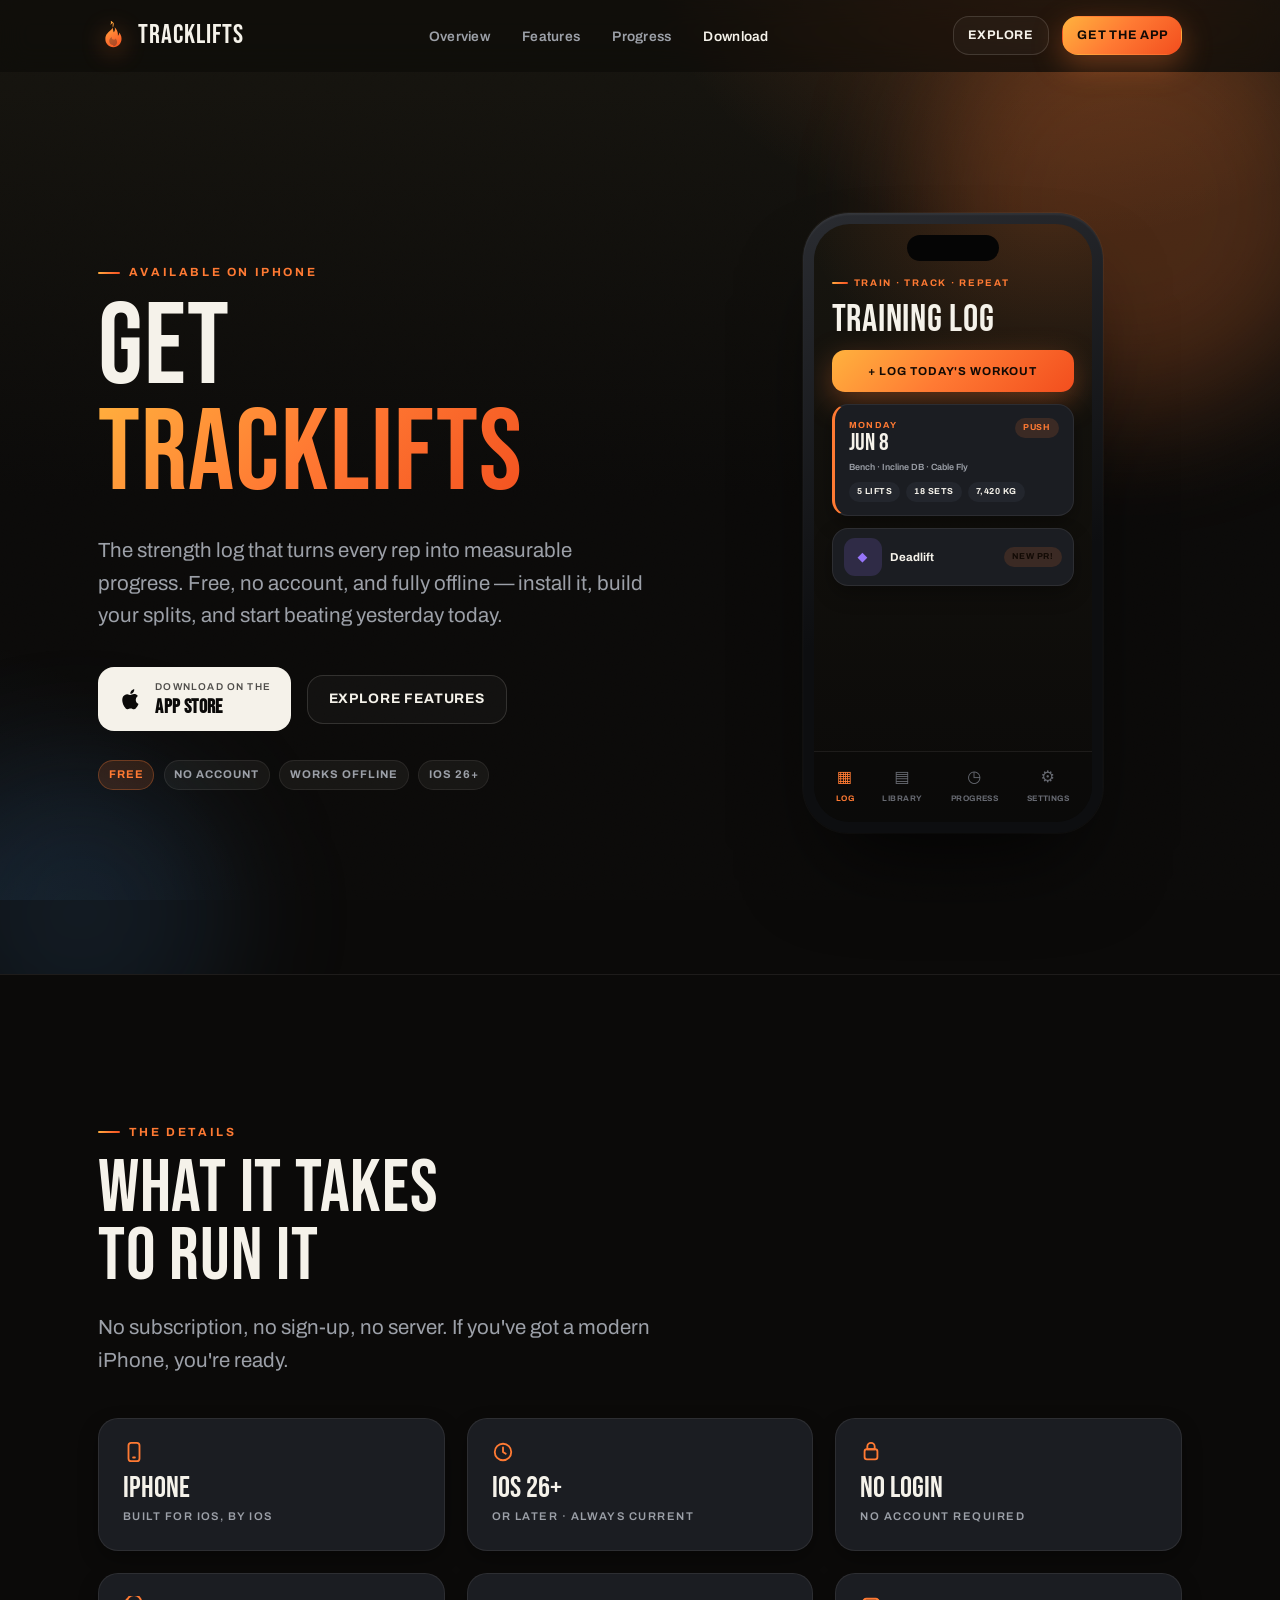
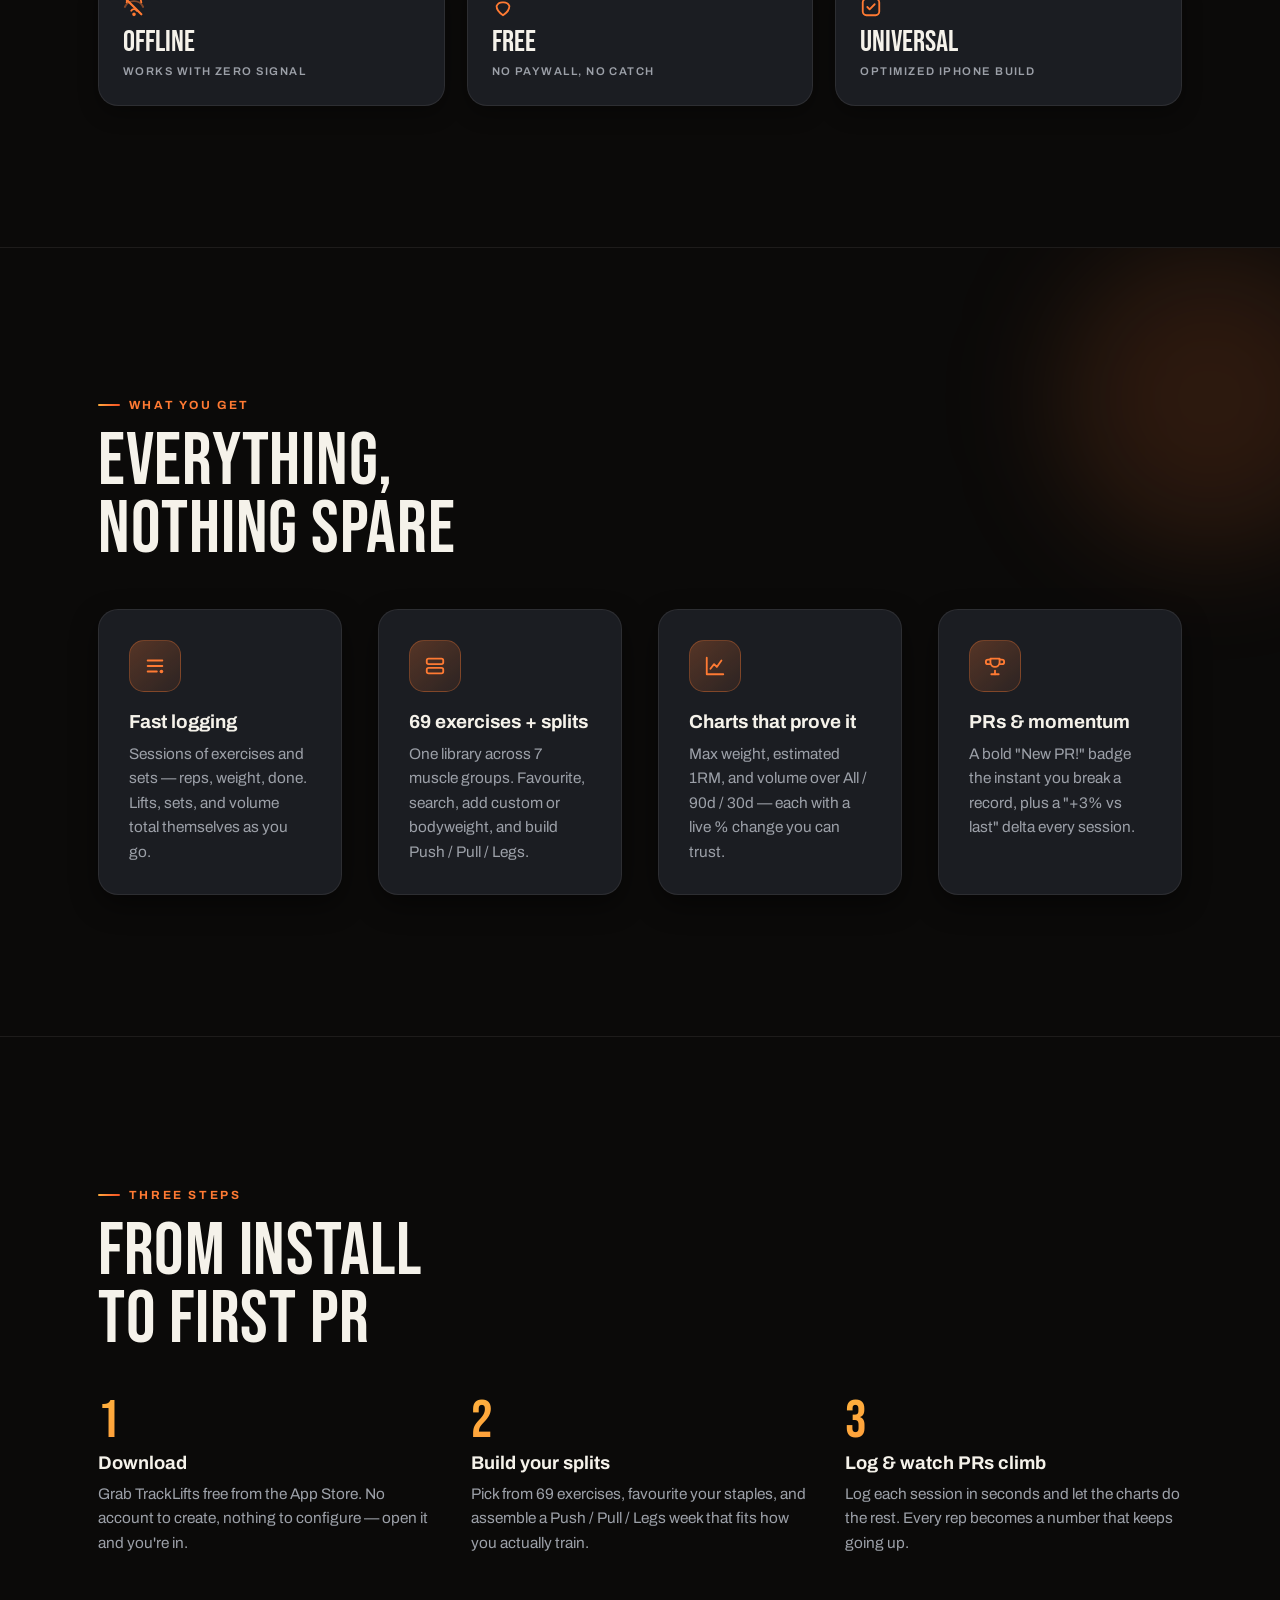
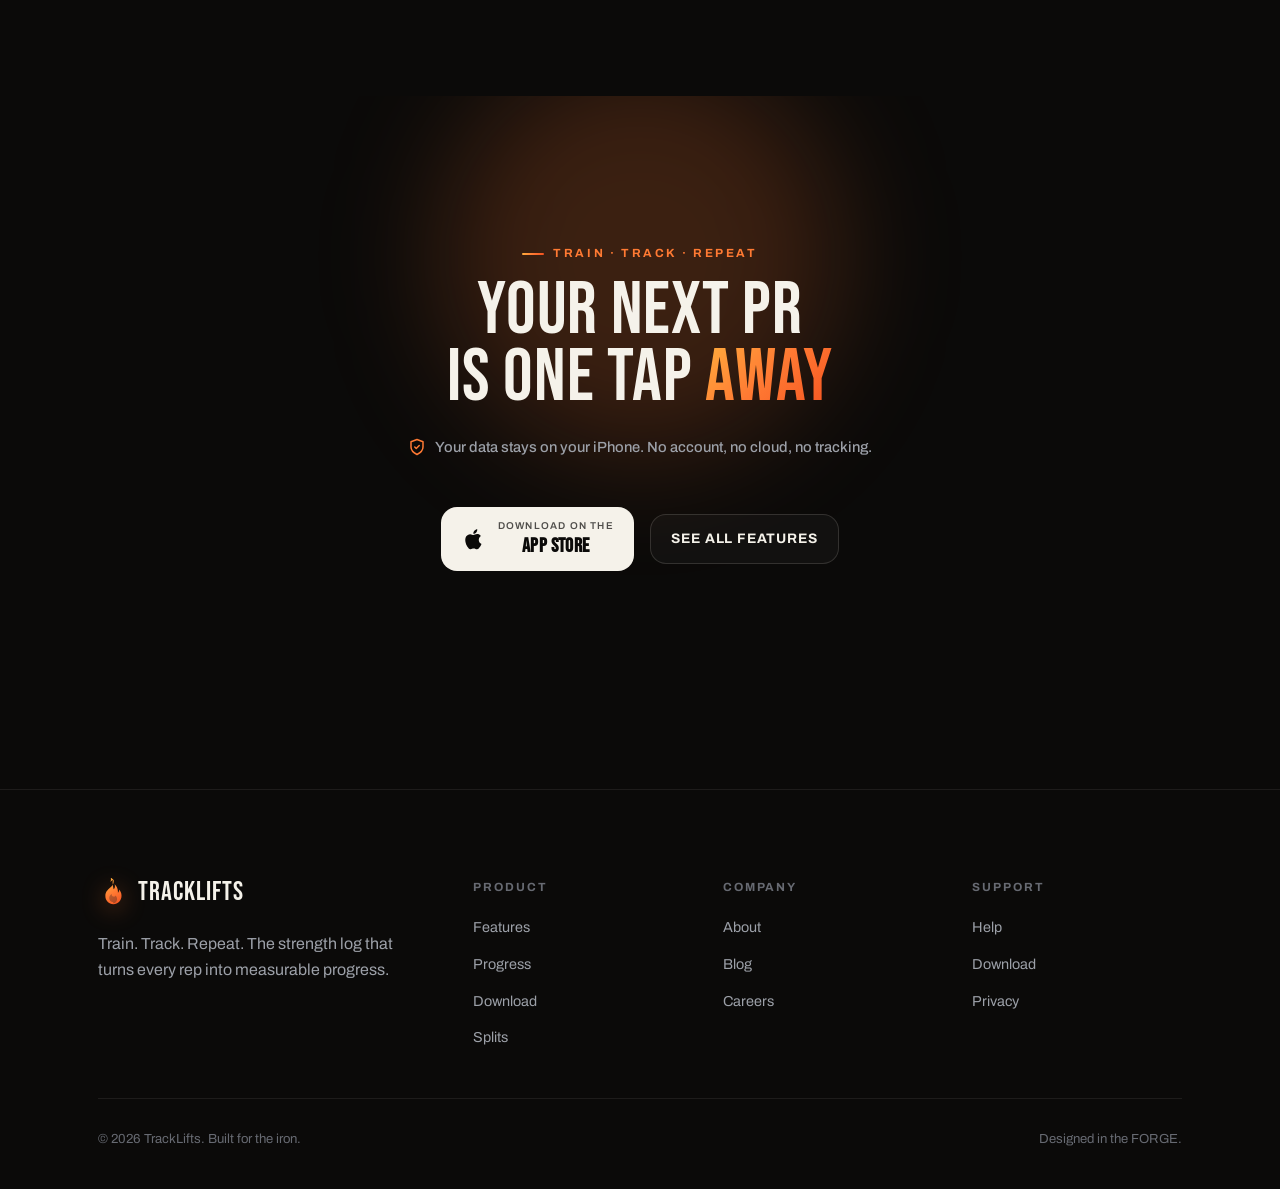
<file: website/download.html>
<!DOCTYPE html>
<html lang="en">
<head>
  <meta charset="UTF-8">
  <meta name="viewport" content="width=device-width, initial-scale=1.0">
  <title>Download TrackLifts — Free on iPhone · Train. Track. Repeat.</title>
  <meta name="description" content="Get TrackLifts free on the App Store. iPhone, iOS 26 or later, no account required, works fully offline. Download, build your splits, and watch your PRs climb.">
  <meta name="theme-color" content="#0B0A09">
  <link rel="icon" href="assets/mark.svg">
  <link rel="canonical" href="download.html">

  <!-- Open Graph / social -->
  <meta property="og:type" content="website">
  <meta property="og:site_name" content="TrackLifts">
  <meta property="og:title" content="Download TrackLifts — Free on iPhone">
  <meta property="og:description" content="Free. No account. Fully offline. The strength log that turns every rep into measurable progress.">
  <meta property="og:image" content="assets/og.png">
  <meta name="twitter:card" content="summary_large_image">
  <meta name="twitter:title" content="Download TrackLifts — Free on iPhone">
  <meta name="twitter:description" content="Free. No account. Fully offline. Train. Track. Repeat.">
  <meta name="twitter:image" content="assets/og.png">

  <link rel="stylesheet" href="styles.css">

  <!-- Page-local layout only; uses existing tokens exclusively. -->
  <style>
    /* Conversion hero: copy left, phone right, collapses to centered stack. */
    .dl-hero { position: relative; overflow: hidden; min-height: 78vh; display: flex; align-items: center; }
    .dl-hero .hero-grid { display: grid; grid-template-columns: 1.1fr 0.9fr; gap: clamp(28px, 5vw, 72px); align-items: center; width: 100%; }
    @media (max-width: 920px) {
      .dl-hero { min-height: 0; }
      .dl-hero .hero-grid { grid-template-columns: 1fr; text-align: center; gap: clamp(36px, 8vw, 56px); }
      .dl-hero .eyebrow { justify-content: center; }
      .dl-hero .hero-cta, .dl-hero .hero-chips { justify-content: center; }
      .dl-hero .split-media { justify-self: center; }
      .dl-hero .lead { margin-inline: auto; }
    }
    .dl-hero .split-media { display: flex; justify-content: center; }
    .hero-cta { display: flex; flex-wrap: wrap; align-items: center; gap: 1rem; margin-top: 2.2rem; }
    .hero-chips { display: flex; flex-wrap: wrap; gap: 0.6rem; margin-top: 1.8rem; }

    /* Requirement tiles. */
    .req-grid { display: grid; grid-template-columns: repeat(3, 1fr); gap: clamp(14px, 2vw, 22px); }
    @media (max-width: 880px) { .req-grid { grid-template-columns: repeat(2, 1fr); } }
    @media (max-width: 520px) { .req-grid { grid-template-columns: 1fr; } }
    .req .stat-icon svg { width: 22px; height: 22px; }

    /* Steps to start: numbered connected flow. */
    .steps { display: grid; grid-template-columns: repeat(3, 1fr); gap: clamp(18px, 3vw, 36px); counter-reset: step; }
    @media (max-width: 760px) { .steps { grid-template-columns: 1fr; } }
    .step { position: relative; }
    .step .step-no {
      font-family: var(--font-display); font-size: 3.4rem; line-height: 0.8;
      background: var(--ember-grad); -webkit-background-clip: text; background-clip: text;
      -webkit-text-fill-color: transparent; color: var(--ember); display: block; margin-bottom: 0.6rem;
    }
    .step h3 { font-family: var(--font-sans); font-weight: 700; font-size: 1.15rem; letter-spacing: 0; line-height: 1.25; margin: 0 0 0.4rem; }
    .step p { margin: 0; font-size: 0.96rem; }

    /* CTA band. */
    .cta-band { position: relative; overflow: hidden; text-align: center; }
    .cta-actions { display: flex; flex-wrap: wrap; gap: 1rem; justify-content: center; align-items: center; margin-top: 2rem; }

    /* Reassurance strip. */
    .reassure { display: inline-flex; align-items: center; gap: 0.6rem; color: var(--ink-2); font-size: 0.92rem; font-weight: 500; }
    .reassure svg { width: 18px; height: 18px; color: var(--ember); flex: 0 0 auto; }
  </style>
</head>
<body>

  <!-- ===================== SHARED NAV ===================== -->
  <nav class="site-nav" id="siteNav">
    <div class="container">
      <a class="brand" href="index.html" aria-label="TrackLifts home">
        <img class="mark" src="assets/mark.svg" alt="" width="30" height="30">
        <span class="wordmark">TRACKLIFTS</span>
      </a>
      <ul class="nav-links">
        <li><a href="index.html">Overview</a></li>
        <li><a href="features.html">Features</a></li>
        <li><a href="index.html#progress">Progress</a></li>
        <li><a href="download.html">Download</a></li>
      </ul>
      <div class="nav-actions">
        <a class="btn btn-ghost btn-sm" href="features.html">Explore</a>
        <a class="btn btn-ember btn-sm" href="download.html">Get the App</a>
        <button class="nav-toggle" aria-label="Menu" aria-expanded="false">
          <svg width="22" height="22" viewBox="0 0 24 24" fill="none" stroke="currentColor" stroke-width="2" stroke-linecap="round"><path d="M3 6h18M3 12h18M3 18h18"/></svg>
        </button>
      </div>
    </div>
  </nav>

  <main id="main">

    <!-- ===================== HERO ===================== -->
    <header class="section dl-hero">
      <span class="glow-orb floaty" style="width:420px;height:420px;background:rgba(255,122,51,0.24);top:-80px;right:-60px;" aria-hidden="true"></span>
      <span class="glow-orb" style="width:300px;height:300px;background:rgba(58,110,165,0.16);bottom:-90px;left:-70px;" aria-hidden="true"></span>
      <div class="container z1">
        <div class="hero-grid">
          <div>
            <p class="eyebrow" data-reveal>Available on iPhone</p>
            <h1 data-reveal data-reveal-delay="1">GET<br><span class="ember-fill">TRACKLIFTS</span></h1>
            <p class="lead" data-reveal data-reveal-delay="2" style="margin-top:1.6rem;">
              The strength log that turns every rep into measurable progress. Free, no account, and fully
              offline — install it, build your splits, and start beating yesterday today.
            </p>
            <div class="hero-cta" data-reveal data-reveal-delay="3">
              <a class="store-badge" href="#" aria-label="Download TrackLifts on the App Store">
                <span class="sb-mark" aria-hidden="true"><svg width="26" height="26" viewBox="0 0 24 24" fill="currentColor" aria-hidden="true"><path d="M16.4 12.7c0-2.3 1.9-3.4 2-3.5-1.1-1.6-2.8-1.8-3.4-1.8-1.4-.1-2.8.9-3.5.9-.7 0-1.8-.8-3-.8-1.5 0-3 .9-3.8 2.3-1.6 2.8-.4 7 1.2 9.3.8 1.1 1.7 2.4 2.9 2.3 1.2-.1 1.6-.7 3-.7 1.4 0 1.8.7 3 .7 1.2 0 2-1.1 2.8-2.2.9-1.3 1.2-2.5 1.3-2.6-.1 0-2.5-1-2.5-3.8zM14.1 5.9c.6-.8 1-1.9.9-3-.9 0-2 .6-2.7 1.4-.6.7-1.1 1.8-.9 2.9 1 .1 2-.5 2.7-1.3z"/></svg></span>
                <span><small>Download on the</small><strong>App Store</strong></span>
              </a>
              <a class="btn btn-ghost" href="features.html">Explore features</a>
            </div>
            <div class="hero-chips" data-reveal data-reveal-delay="4">
              <span class="chip">Free</span>
              <span class="chip chip-ink">No account</span>
              <span class="chip chip-ink">Works offline</span>
              <span class="chip chip-ink">iOS 26+</span>
            </div>
          </div>
          <div class="split-media" data-reveal data-reveal-delay="2">
            <div class="phone floaty" data-parallax="10">
              <div class="phone-screen">
                <div class="scr">
                  <div class="app-eyebrow">Train · Track · Repeat</div>
                  <div class="app-title">TRAINING LOG</div>
                  <div class="app-btn">+ Log Today's Workout</div>
                  <div class="app-card accent">
                    <div class="row" style="justify-content:space-between;align-items:flex-start;">
                      <div><div class="app-row-wd">Monday</div><div class="app-row-date">JUN 8</div></div>
                      <span class="app-pill">Push</span>
                    </div>
                    <div class="app-mini" style="margin-top:6px;">Bench · Incline DB · Cable Fly</div>
                    <div class="row" style="margin-top:8px;gap:6px;">
                      <span class="app-pill" style="color:var(--ink);background:var(--surface-raised);">5 LIFTS</span>
                      <span class="app-pill" style="color:var(--ink);background:var(--surface-raised);">18 SETS</span>
                      <span class="app-pill" style="color:var(--ink);background:var(--surface-raised);">7,420 KG</span>
                    </div>
                  </div>
                  <div class="app-card" style="padding:9px 11px;">
                    <div class="row" style="justify-content:space-between;align-items:center;">
                      <div class="row" style="gap:8px;">
                        <span class="app-glyph" style="background:rgba(151,117,250,0.16);color:var(--m-legs);font-size:0.8rem;">◆</span>
                        <span style="font-size:0.72rem;font-weight:700;color:var(--ink);">Deadlift</span>
                      </div>
                      <span class="app-pill chip-filled" style="color:#120A05;">NEW PR!</span>
                    </div>
                  </div>
                </div>
                <div class="app-tabbar"><div class="on"><i>▦</i>Log</div><div><i>▤</i>Library</div><div><i>◷</i>Progress</div><div><i>⚙</i>Settings</div></div>
              </div>
            </div>
          </div>
        </div>
      </div>
    </header>

    <hr class="divider">

    <!-- ===================== REQUIREMENTS ===================== -->
    <section class="section" id="requirements">
      <div class="container">
        <div style="max-width:620px;margin-bottom:2.6rem;" data-reveal>
          <p class="eyebrow">The details</p>
          <h2>WHAT IT TAKES<br>TO RUN IT</h2>
          <p class="lead" style="margin-top:1.2rem;">No subscription, no sign-up, no server. If you've got a modern iPhone, you're ready.</p>
        </div>
        <div class="req-grid">
          <div class="stat-tile req" data-reveal>
            <div class="stat-icon" aria-hidden="true">
              <svg viewBox="0 0 24 24" fill="none" stroke="currentColor" stroke-width="2" stroke-linecap="round" stroke-linejoin="round"><rect x="6" y="2" width="12" height="20" rx="3"/><path d="M11 18h2"/></svg>
            </div>
            <span class="num" style="font-size:1.9rem;">iPHONE</span>
            <span class="stat-label">Built for iOS, by iOS</span>
          </div>
          <div class="stat-tile req" data-reveal data-reveal-delay="1">
            <div class="stat-icon" aria-hidden="true">
              <svg viewBox="0 0 24 24" fill="none" stroke="currentColor" stroke-width="2" stroke-linecap="round" stroke-linejoin="round"><circle cx="12" cy="12" r="9"/><path d="M12 7v5l3 2"/></svg>
            </div>
            <span class="num" style="font-size:1.9rem;">iOS 26+</span>
            <span class="stat-label">Or later · always current</span>
          </div>
          <div class="stat-tile req" data-reveal data-reveal-delay="2">
            <div class="stat-icon" aria-hidden="true">
              <svg viewBox="0 0 24 24" fill="none" stroke="currentColor" stroke-width="2" stroke-linecap="round" stroke-linejoin="round"><path d="M12 2a4 4 0 0 1 4 4v3H8V6a4 4 0 0 1 4-4Z"/><rect x="5" y="9" width="14" height="11" rx="2.5"/></svg>
            </div>
            <span class="num" style="font-size:1.9rem;">NO LOGIN</span>
            <span class="stat-label">No account required</span>
          </div>
          <div class="stat-tile req" data-reveal data-reveal-delay="1">
            <div class="stat-icon" aria-hidden="true">
              <svg viewBox="0 0 24 24" fill="none" stroke="currentColor" stroke-width="2" stroke-linecap="round" stroke-linejoin="round"><path d="M4 7a8 8 0 0 1 16 0"/><path d="M2 12a11 11 0 0 1 20 0" opacity="0.45"/><path d="M9 16a3.5 3.5 0 0 1 6 0"/><circle cx="12" cy="20" r="1"/><path d="M4 4l16 16" stroke-width="2.4"/></svg>
            </div>
            <span class="num" style="font-size:1.9rem;">OFFLINE</span>
            <span class="stat-label">Works with zero signal</span>
          </div>
          <div class="stat-tile req" data-reveal data-reveal-delay="2">
            <div class="stat-icon" aria-hidden="true">
              <svg viewBox="0 0 24 24" fill="none" stroke="currentColor" stroke-width="2" stroke-linecap="round" stroke-linejoin="round"><path d="M12 21s-7-4.5-7-10a7 7 0 0 1 7-4 7 7 0 0 1 7 4c0 5.5-7 10-7 10Z"/></svg>
            </div>
            <span class="num" style="font-size:1.9rem;">FREE</span>
            <span class="stat-label">No paywall, no catch</span>
          </div>
          <div class="stat-tile req" data-reveal data-reveal-delay="3">
            <div class="stat-icon" aria-hidden="true">
              <svg viewBox="0 0 24 24" fill="none" stroke="currentColor" stroke-width="2" stroke-linecap="round" stroke-linejoin="round"><rect x="3" y="3" width="18" height="18" rx="4"/><path d="M8 12l2.5 2.5L16 9"/></svg>
            </div>
            <span class="num" style="font-size:1.9rem;">UNIVERSAL</span>
            <span class="stat-label">Optimized iPhone build</span>
          </div>
        </div>
      </div>
    </section>

    <hr class="divider">

    <!-- ===================== WHAT YOU GET ===================== -->
    <section class="section" id="what-you-get" style="position:relative;overflow:hidden;">
      <span class="glow-orb" style="width:300px;height:300px;background:rgba(255,122,51,0.14);top:0;right:-80px;" aria-hidden="true"></span>
      <div class="container">
        <div style="max-width:620px;margin-bottom:2.8rem;" data-reveal>
          <p class="eyebrow">What you get</p>
          <h2>EVERYTHING,<br>NOTHING SPARE</h2>
        </div>
        <div class="grid cols-4">
          <article class="card card-hover card-glow feature-card" data-reveal>
            <div class="feature-icon" aria-hidden="true">
              <svg viewBox="0 0 24 24" fill="none" stroke="currentColor" stroke-width="2" stroke-linecap="round" stroke-linejoin="round" width="22" height="22"><path d="M4 6h16M4 12h16M4 18h10"/><circle cx="19" cy="18" r="2" fill="currentColor" stroke="none"/></svg>
            </div>
            <h3>Fast logging</h3>
            <p>Sessions of exercises and sets — reps, weight, done. Lifts, sets, and volume total themselves as you go.</p>
          </article>
          <article class="card card-hover card-glow feature-card" data-reveal data-reveal-delay="1">
            <div class="feature-icon" aria-hidden="true">
              <svg viewBox="0 0 24 24" fill="none" stroke="currentColor" stroke-width="2" stroke-linecap="round" stroke-linejoin="round" width="22" height="22"><rect x="3" y="4" width="18" height="6" rx="2"/><rect x="3" y="14" width="18" height="6" rx="2"/></svg>
            </div>
            <h3>69 exercises + splits</h3>
            <p>One library across 7 muscle groups. Favourite, search, add custom or bodyweight, and build Push / Pull / Legs.</p>
          </article>
          <article class="card card-hover card-glow feature-card" data-reveal data-reveal-delay="2">
            <div class="feature-icon" aria-hidden="true">
              <svg viewBox="0 0 24 24" fill="none" stroke="currentColor" stroke-width="2" stroke-linecap="round" stroke-linejoin="round" width="22" height="22"><path d="M3 3v18h18"/><path d="M7 15l4-5 3 3 5-7"/></svg>
            </div>
            <h3>Charts that prove it</h3>
            <p>Max weight, estimated 1RM, and volume over All / 90d / 30d — each with a live % change you can trust.</p>
          </article>
          <article class="card card-hover card-glow feature-card" data-reveal data-reveal-delay="3">
            <div class="feature-icon" aria-hidden="true">
              <svg viewBox="0 0 24 24" fill="none" stroke="currentColor" stroke-width="2" stroke-linecap="round" stroke-linejoin="round" width="22" height="22"><path d="M8 21h8"/><path d="M12 17v4"/><path d="M7 4h10v4a5 5 0 0 1-10 0V4Z"/><path d="M17 5h2.5a1.5 1.5 0 0 1 0 5H17"/><path d="M7 5H4.5a1.5 1.5 0 0 0 0 5H7"/></svg>
            </div>
            <h3>PRs &amp; momentum</h3>
            <p>A bold "New PR!" badge the instant you break a record, plus a "+3% vs last" delta every session.</p>
          </article>
        </div>
      </div>
    </section>

    <hr class="divider">

    <!-- ===================== STEPS TO START ===================== -->
    <section class="section" id="get-started">
      <div class="container">
        <div style="max-width:620px;margin-bottom:2.8rem;" data-reveal>
          <p class="eyebrow">Three steps</p>
          <h2>FROM INSTALL<br>TO FIRST PR</h2>
        </div>
        <div class="steps">
          <div class="step" data-reveal>
            <span class="step-no">1</span>
            <h3>Download</h3>
            <p>Grab TrackLifts free from the App Store. No account to create, nothing to configure — open it and you're in.</p>
          </div>
          <div class="step" data-reveal data-reveal-delay="1">
            <span class="step-no">2</span>
            <h3>Build your splits</h3>
            <p>Pick from 69 exercises, favourite your staples, and assemble a Push / Pull / Legs week that fits how you actually train.</p>
          </div>
          <div class="step" data-reveal data-reveal-delay="2">
            <span class="step-no">3</span>
            <h3>Log &amp; watch PRs climb</h3>
            <p>Log each session in seconds and let the charts do the rest. Every rep becomes a number that keeps going up.</p>
          </div>
        </div>
      </div>
    </section>

    <!-- ===================== FINAL CTA ===================== -->
    <section class="section cta-band">
      <span class="glow-orb floaty" style="width:400px;height:400px;background:rgba(255,122,51,0.20);top:-40px;left:50%;transform:translateX(-50%);" aria-hidden="true"></span>
      <div class="container z1">
        <p class="eyebrow" style="justify-content:center;" data-reveal>Train · Track · Repeat</p>
        <h2 data-reveal data-reveal-delay="1">YOUR NEXT PR<br>IS ONE TAP <span class="ember-fill">AWAY</span></h2>
        <p class="reassure mx-auto" data-reveal data-reveal-delay="2" style="margin-top:1.4rem;justify-content:center;">
          <svg viewBox="0 0 24 24" fill="none" stroke="currentColor" stroke-width="2" stroke-linecap="round" stroke-linejoin="round" aria-hidden="true"><path d="M12 22s8-4 8-10V5l-8-3-8 3v7c0 6 8 10 8 10Z"/><path d="M9 12l2 2 4-4"/></svg>
          Your data stays on your iPhone. No account, no cloud, no tracking.
        </p>
        <div class="cta-actions" data-reveal data-reveal-delay="3">
          <a class="store-badge" href="#" aria-label="Download TrackLifts on the App Store">
            <span class="sb-mark" aria-hidden="true"><svg width="26" height="26" viewBox="0 0 24 24" fill="currentColor" aria-hidden="true"><path d="M16.4 12.7c0-2.3 1.9-3.4 2-3.5-1.1-1.6-2.8-1.8-3.4-1.8-1.4-.1-2.8.9-3.5.9-.7 0-1.8-.8-3-.8-1.5 0-3 .9-3.8 2.3-1.6 2.8-.4 7 1.2 9.3.8 1.1 1.7 2.4 2.9 2.3 1.2-.1 1.6-.7 3-.7 1.4 0 1.8.7 3 .7 1.2 0 2-1.1 2.8-2.2.9-1.3 1.2-2.5 1.3-2.6-.1 0-2.5-1-2.5-3.8zM14.1 5.9c.6-.8 1-1.9.9-3-.9 0-2 .6-2.7 1.4-.6.7-1.1 1.8-.9 2.9 1 .1 2-.5 2.7-1.3z"/></svg></span>
            <span><small>Download on the</small><strong>App Store</strong></span>
          </a>
          <a class="btn btn-ghost" href="features.html">See all features</a>
        </div>
      </div>
    </section>

  </main>

  <!-- ===================== SHARED FOOTER ===================== -->
  <footer class="site-footer">
    <div class="container">
      <div class="foot-grid">
        <div>
          <a class="brand" href="index.html"><img class="mark" src="assets/mark.svg" alt="" width="28" height="28"><span class="wordmark">TRACKLIFTS</span></a>
          <p style="margin-top:1rem;max-width:34ch;">Train. Track. Repeat. The strength log that turns every rep into measurable progress.</p>
        </div>
        <div><h4>Product</h4><ul><li><a href="features.html">Features</a></li><li><a href="index.html#progress">Progress</a></li><li><a href="download.html">Download</a></li><li><a href="index.html#splits">Splits</a></li></ul></div>
        <div><h4>Company</h4><ul><li><a href="#">About</a></li><li><a href="#">Blog</a></li><li><a href="#">Careers</a></li></ul></div>
        <div><h4>Support</h4><ul><li><a href="#">Help</a></li><li><a href="download.html">Download</a></li><li><a href="#">Privacy</a></li></ul></div>
      </div>
      <div class="foot-bottom"><span>© <span data-year>2026</span> TrackLifts. Built for the iron.</span><span class="muted">Designed in the FORGE.</span></div>
    </div>
  </footer>
  <script src="app.js"></script>
</body>
</html>
</file>
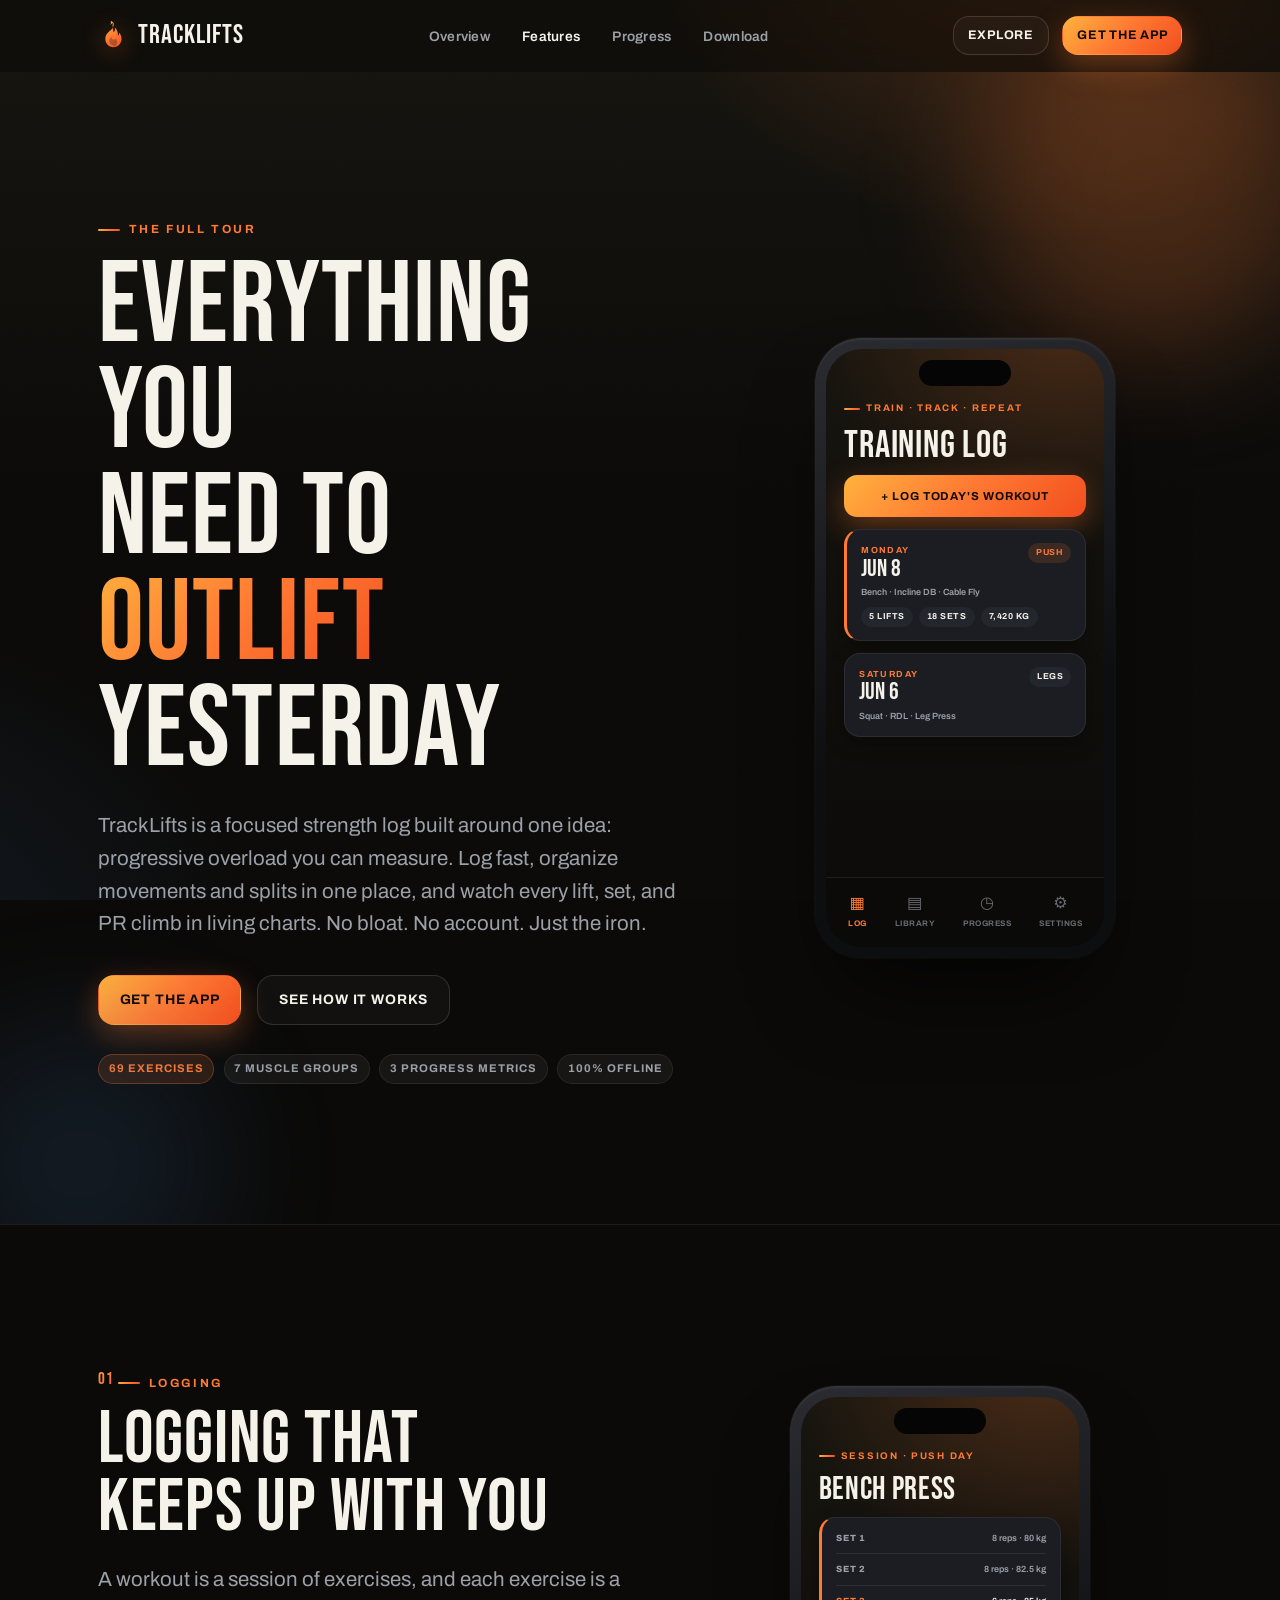
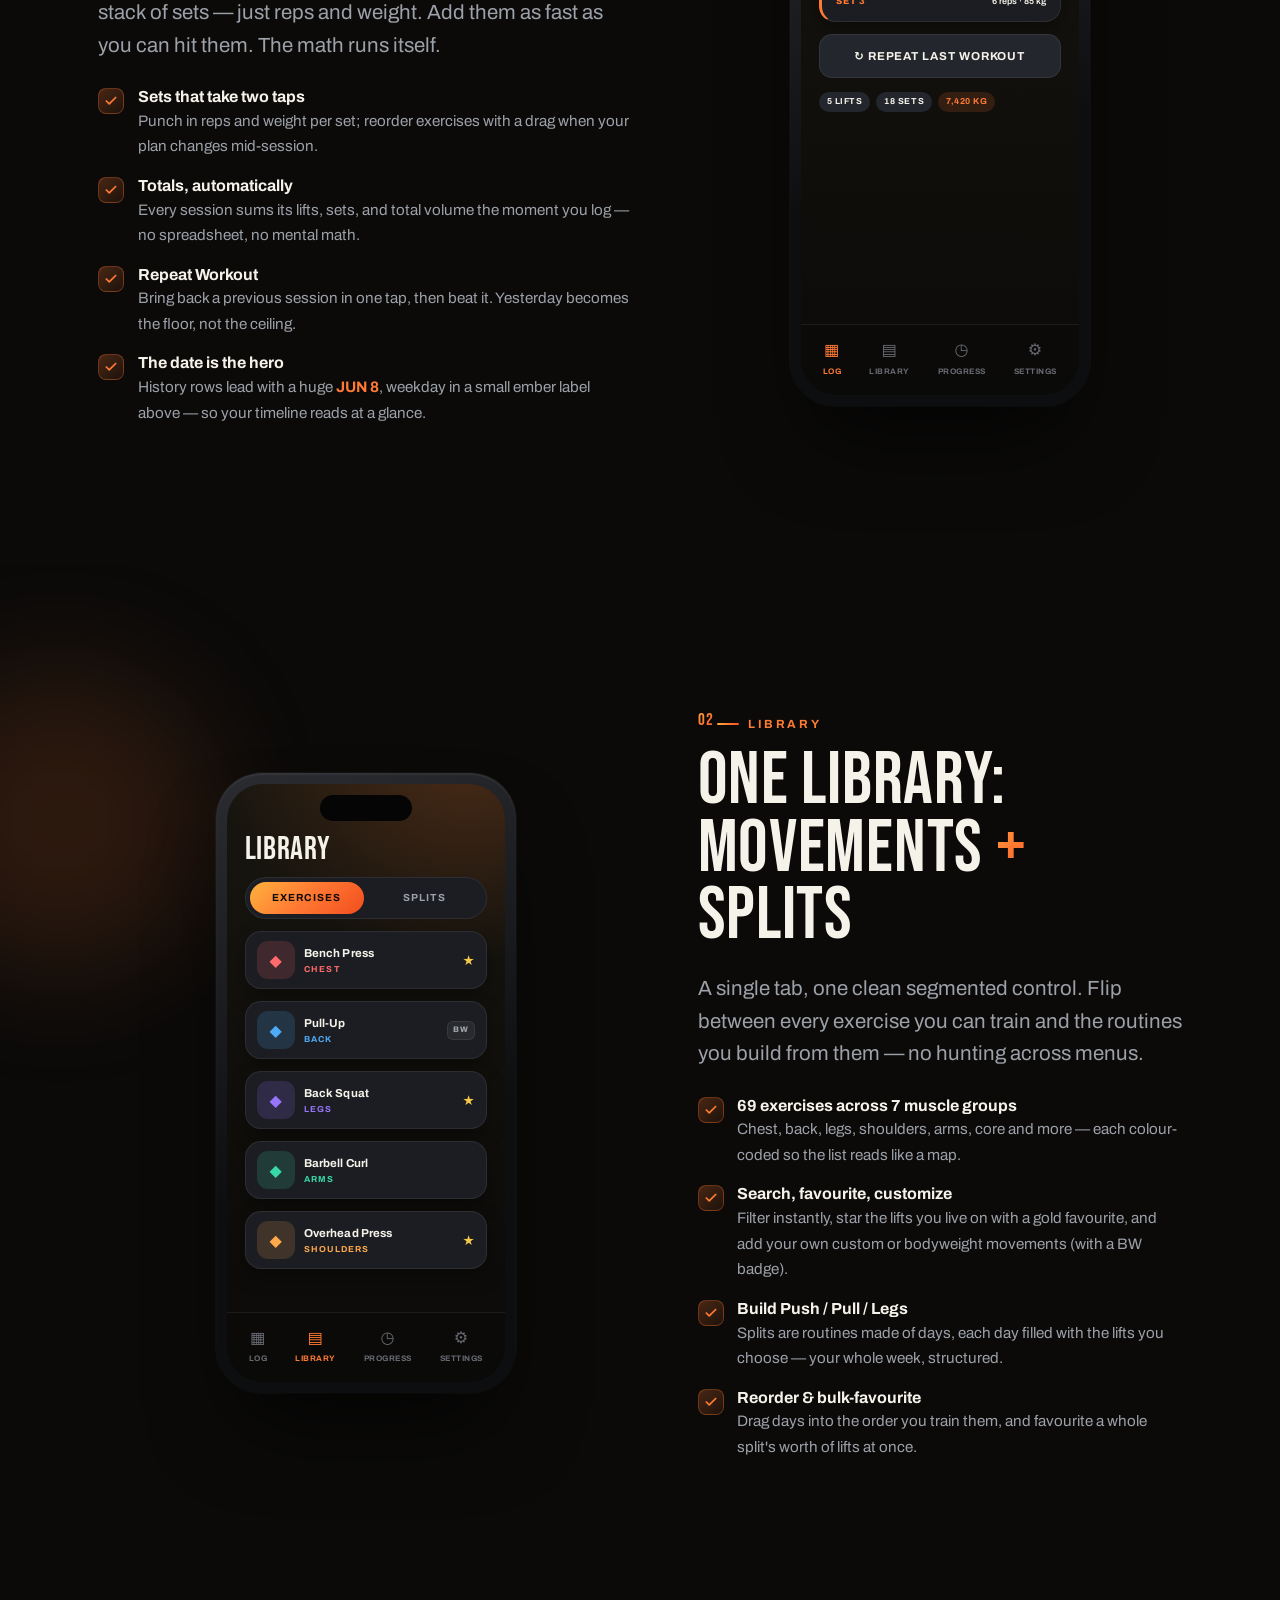
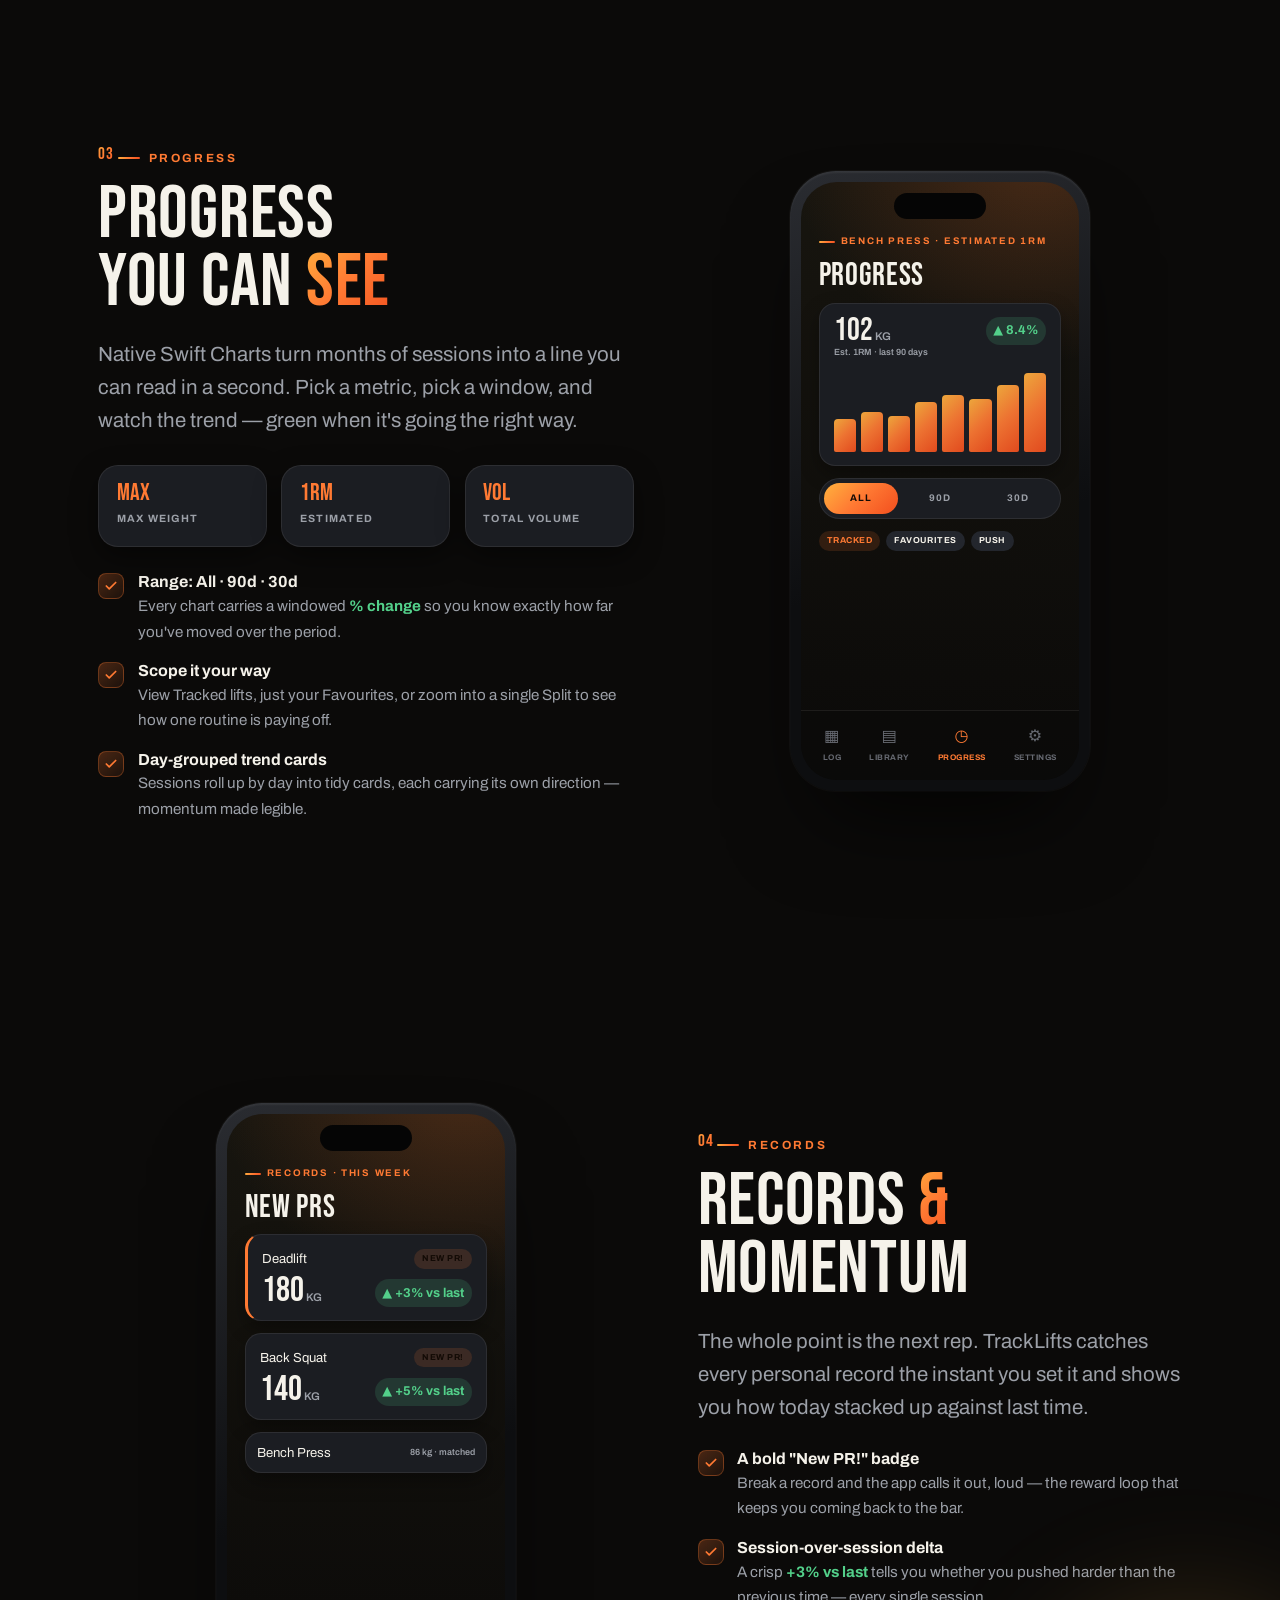
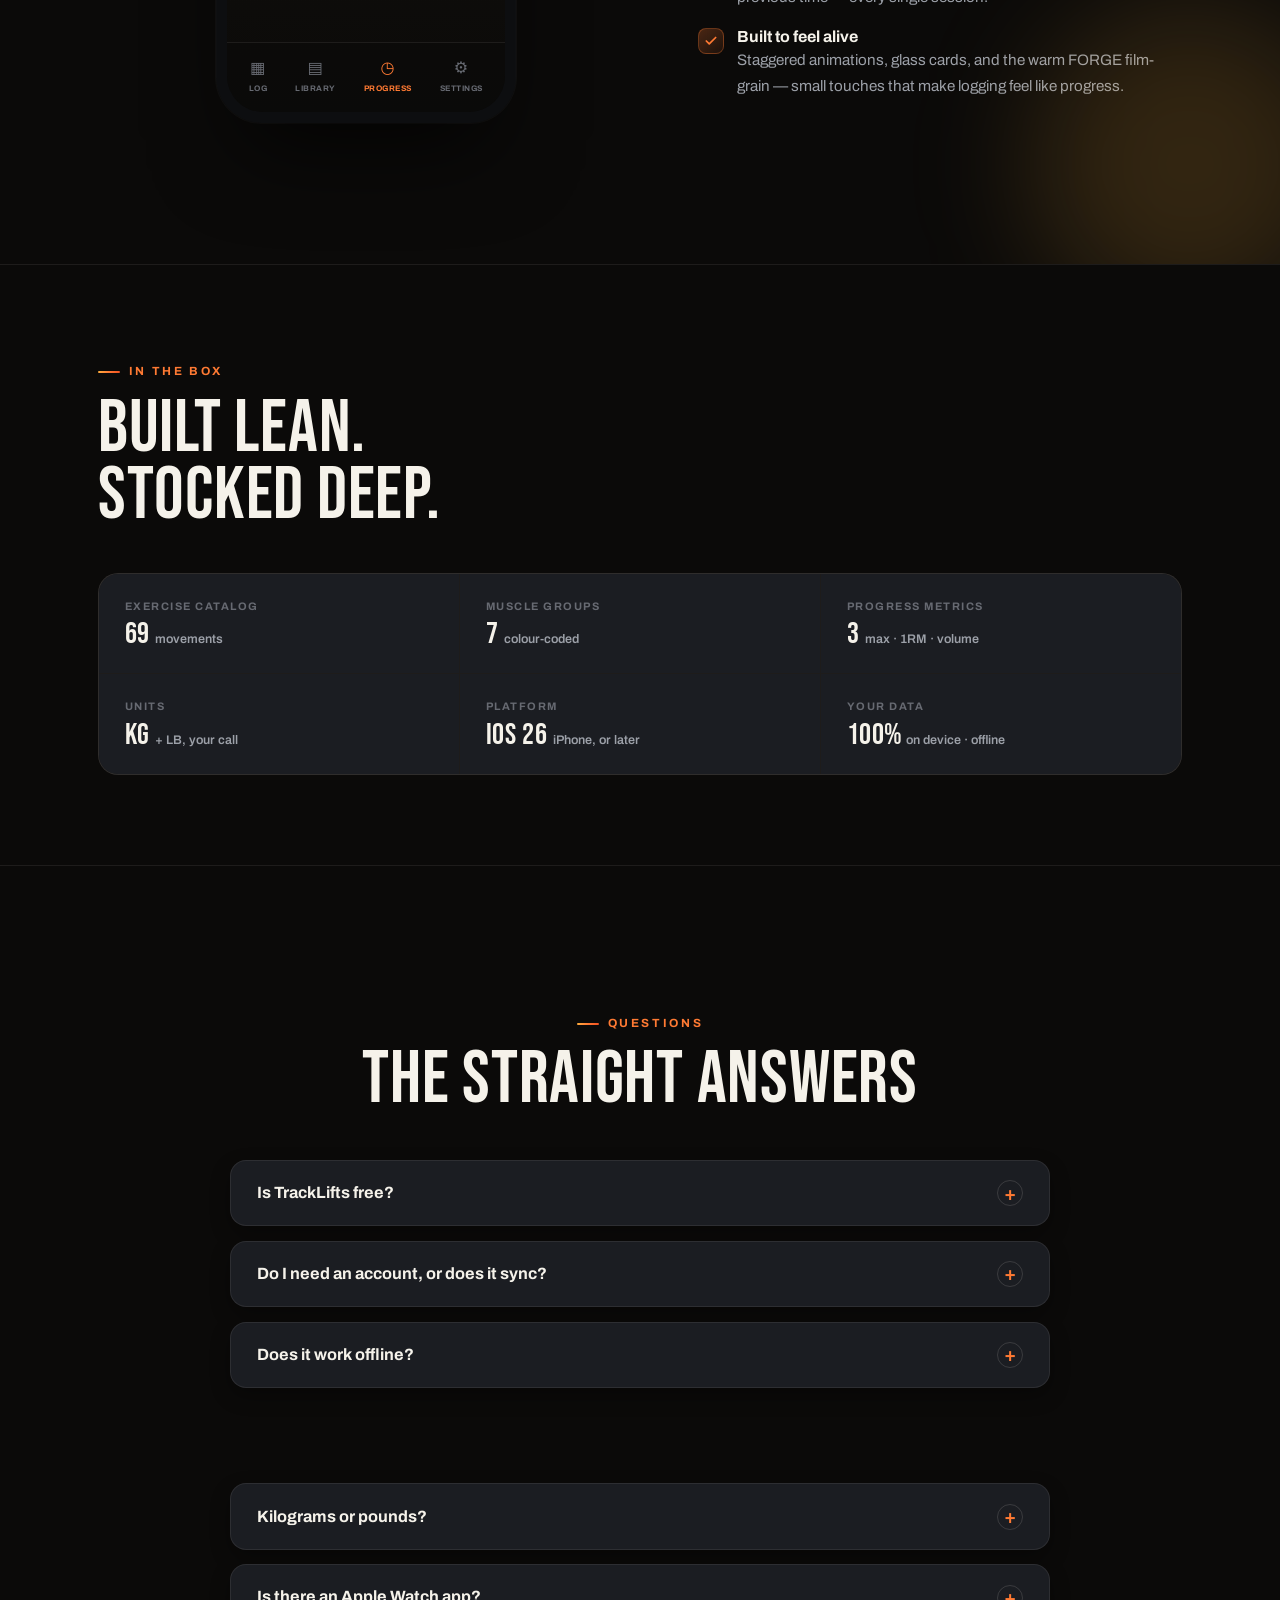
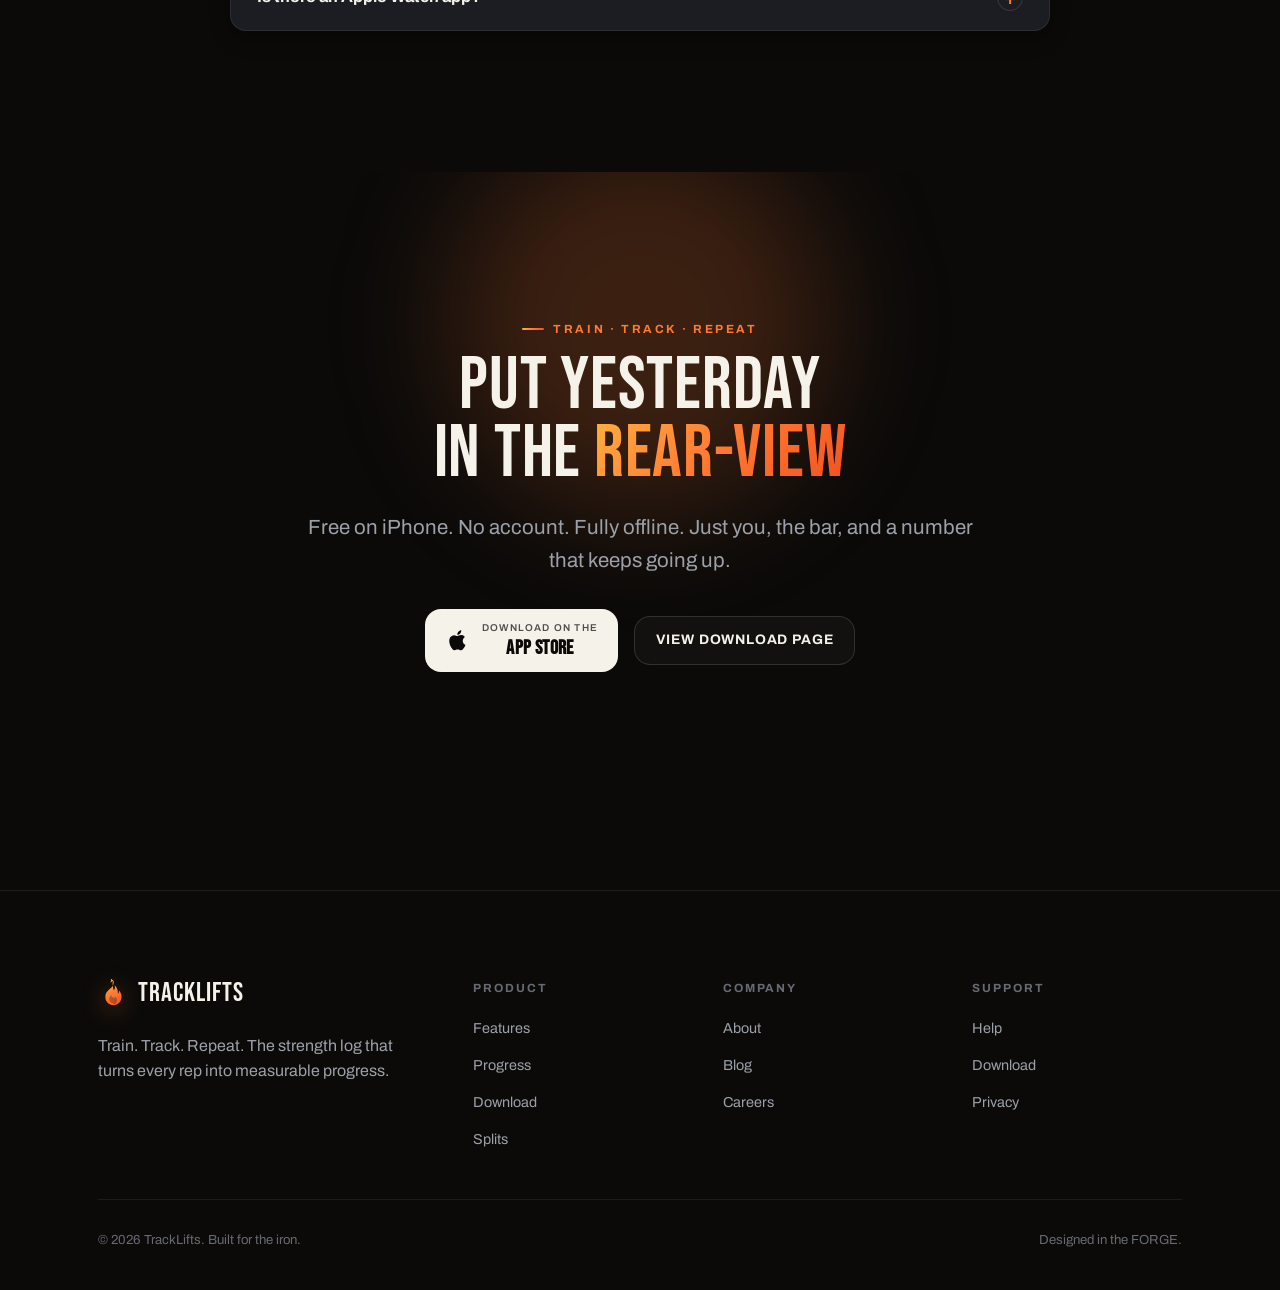
<file: website/features.html>
<!DOCTYPE html>
<html lang="en">
<head>
  <meta charset="UTF-8">
  <meta name="viewport" content="width=device-width, initial-scale=1.0">
  <title>Features — TrackLifts · Train. Track. Repeat.</title>
  <meta name="description" content="A deep tour of TrackLifts: fast strength logging, one library of 69 exercises and splits, Swift Charts progress for max weight, 1RM and volume, plus PRs and momentum — all on your iPhone, fully offline.">
  <meta name="theme-color" content="#0B0A09">
  <link rel="icon" href="assets/mark.svg">
  <link rel="canonical" href="features.html">

  <!-- Open Graph / social -->
  <meta property="og:type" content="website">
  <meta property="og:site_name" content="TrackLifts">
  <meta property="og:title" content="Features — TrackLifts">
  <meta property="og:description" content="Everything you need to outlift yesterday: fast logging, one library of movements + splits, and progress you can actually see.">
  <meta property="og:image" content="assets/og.png">
  <meta name="twitter:card" content="summary_large_image">
  <meta name="twitter:title" content="Features — TrackLifts">
  <meta name="twitter:description" content="Fast logging, one library, and progress you can see. Built for the iron.">
  <meta name="twitter:image" content="assets/og.png">

  <link rel="stylesheet" href="styles.css">

  <!-- Page-local layout only; uses existing tokens exclusively. -->
  <style>
    /* Alternating split: text column beside a phone mockup. */
    .split { display: grid; grid-template-columns: 1.05fr 0.95fr; gap: clamp(28px, 5vw, 72px); align-items: center; }
    .split.flip .split-media { order: -1; }
    @media (max-width: 920px) {
      .split { grid-template-columns: 1fr; gap: clamp(32px, 8vw, 56px); }
      .split.flip .split-media { order: 0; }
      .split-media { justify-self: center; }
    }
    .split-media { display: flex; justify-content: center; position: relative; }

    /* Numbered group index that sits above each section heading. */
    .grp-index {
      font-family: var(--font-display); font-size: 1.05rem; letter-spacing: 0.08em;
      color: var(--ember); -webkit-text-fill-color: transparent;
      background: var(--ember-grad); -webkit-background-clip: text; background-clip: text;
      display: inline-block; margin-bottom: 0.6rem;
    }

    /* Tight bullet list with ember tick markers. */
    .feat-list { list-style: none; margin: 1.6rem 0 0; padding: 0; display: grid; gap: 1.05rem; }
    .feat-list li { display: grid; grid-template-columns: 26px 1fr; gap: 0.85rem; align-items: start; }
    .feat-list .tick {
      width: 26px; height: 26px; border-radius: 8px; display: grid; place-items: center; margin-top: 1px;
      background: linear-gradient(140deg, rgba(255,122,51,0.26), rgba(255,122,51,0.08));
      border: 1px solid rgba(255,122,51,0.30); color: var(--ember);
    }
    .feat-list .tick svg { width: 14px; height: 14px; }
    .feat-list strong { color: var(--ink); font-weight: 700; display: block; line-height: 1.3; }
    .feat-list span.sub { color: var(--ink-2); font-size: 0.95rem; }

    /* In-app exercise / split rows for Library mockup. */
    .app-row { display: flex; align-items: center; gap: 9px; }
    .app-row .app-glyph { flex: 0 0 auto; }
    .app-row .meta { flex: 1; min-width: 0; }
    .app-row .ex-name { font-size: 0.72rem; font-weight: 700; color: var(--ink); letter-spacing: 0.01em; }
    .app-row .ex-grp { font-size: 0.54rem; font-weight: 700; letter-spacing: 0.14em; text-transform: uppercase; }
    .app-star { color: var(--gold); font-size: 0.85rem; }
    .app-bw { font-size: 0.5rem; font-weight: 800; letter-spacing: 0.08em; color: var(--ink-2); background: rgba(245,242,234,0.06); border: 1px solid var(--hairline); padding: 2px 5px; border-radius: 6px; }

    /* FAQ accordions. */
    .faq { display: grid; gap: 0.9rem; max-width: 820px; margin-inline: auto; }
    .faq details {
      background: var(--surface); border: 1px solid var(--hairline); border-radius: var(--r-md);
      padding: 0 clamp(18px, 2.2vw, 26px); box-shadow: var(--shadow-soft);
      transition: border-color 0.25s var(--ease);
    }
    .faq details[open] { border-color: var(--hairline-strong); }
    .faq summary {
      list-style: none; cursor: pointer; padding: 1.2rem 0; display: flex; align-items: center; gap: 1rem;
      font-family: var(--font-sans); font-weight: 700; font-size: 1.02rem; color: var(--ink);
    }
    .faq summary::-webkit-details-marker { display: none; }
    .faq summary .q-mark {
      margin-left: auto; flex: 0 0 auto; width: 26px; height: 26px; border-radius: 50%;
      border: 1px solid var(--hairline-strong); display: grid; place-items: center;
      color: var(--ember); font-size: 1.2rem; line-height: 1; transition: transform 0.25s var(--ease);
    }
    .faq details[open] summary .q-mark { transform: rotate(45deg); }
    .faq .faq-body { padding: 0 0 1.3rem; color: var(--ink-2); font-size: 0.98rem; max-width: 64ch; }
    .faq .faq-body p { margin: 0; }

    /* Clean spec list. */
    .spec-list { display: grid; grid-template-columns: repeat(3, 1fr); gap: 1px; background: var(--hairline);
      border: 1px solid var(--hairline); border-radius: var(--r-lg); overflow: hidden; }
    @media (max-width: 880px) { .spec-list { grid-template-columns: repeat(2, 1fr); } }
    @media (max-width: 520px) { .spec-list { grid-template-columns: 1fr; } }
    .spec-list .spec { background: var(--surface); padding: 1.5rem 1.6rem; display: flex; flex-direction: column; gap: 0.35rem; }
    .spec .spec-k { font-size: 0.68rem; font-weight: 700; letter-spacing: 0.14em; text-transform: uppercase; color: var(--ink-3); }
    .spec .spec-v { font-family: var(--font-display); font-size: 1.9rem; line-height: 0.95; color: var(--ink); letter-spacing: 0.02em; }
    .spec .spec-v small { font-family: var(--font-sans); font-size: 0.78rem; font-weight: 600; color: var(--ink-2); letter-spacing: 0; text-transform: none; }

    /* Hero arrangement. */
    .feat-hero { position: relative; overflow: hidden; }
    .feat-hero .hero-grid { display: grid; grid-template-columns: 1.15fr 0.85fr; gap: clamp(24px, 5vw, 64px); align-items: center; }
    @media (max-width: 920px) { .feat-hero .hero-grid { grid-template-columns: 1fr; } .feat-hero .split-media { justify-self: center; } }

    /* Final CTA band. */
    .cta-band { position: relative; overflow: hidden; text-align: center; }
    .cta-actions { display: flex; flex-wrap: wrap; gap: 1rem; justify-content: center; align-items: center; margin-top: 2rem; }

    .pad-mini { display: grid; gap: 8px; }
  </style>
</head>
<body>

  <!-- ===================== SHARED NAV ===================== -->
  <nav class="site-nav" id="siteNav">
    <div class="container">
      <a class="brand" href="index.html" aria-label="TrackLifts home">
        <img class="mark" src="assets/mark.svg" alt="" width="30" height="30">
        <span class="wordmark">TRACKLIFTS</span>
      </a>
      <ul class="nav-links">
        <li><a href="index.html">Overview</a></li>
        <li><a href="features.html">Features</a></li>
        <li><a href="index.html#progress">Progress</a></li>
        <li><a href="download.html">Download</a></li>
      </ul>
      <div class="nav-actions">
        <a class="btn btn-ghost btn-sm" href="features.html">Explore</a>
        <a class="btn btn-ember btn-sm" href="download.html">Get the App</a>
        <button class="nav-toggle" aria-label="Menu" aria-expanded="false">
          <svg width="22" height="22" viewBox="0 0 24 24" fill="none" stroke="currentColor" stroke-width="2" stroke-linecap="round"><path d="M3 6h18M3 12h18M3 18h18"/></svg>
        </button>
      </div>
    </div>
  </nav>

  <main id="main">

    <!-- ===================== HERO ===================== -->
    <header class="section feat-hero">
      <span class="glow-orb floaty" style="width:340px;height:340px;background:rgba(255,122,51,0.22);top:-60px;right:-40px;" aria-hidden="true"></span>
      <span class="glow-orb" style="width:280px;height:280px;background:rgba(58,110,165,0.16);bottom:-80px;left:-60px;" aria-hidden="true"></span>
      <div class="container">
        <div class="hero-grid">
          <div>
            <p class="eyebrow" data-reveal>The full tour</p>
            <h1 data-reveal data-reveal-delay="1">EVERYTHING YOU<br>NEED TO <span class="ember-fill">OUTLIFT</span><br>YESTERDAY</h1>
            <p class="lead" data-reveal data-reveal-delay="2" style="margin-top:1.6rem;">
              TrackLifts is a focused strength log built around one idea: progressive overload you can
              measure. Log fast, organize movements and splits in one place, and watch every lift,
              set, and PR climb in living charts. No bloat. No account. Just the iron.
            </p>
            <div class="row wrap" style="gap:1rem;margin-top:2.2rem;" data-reveal data-reveal-delay="3">
              <a class="btn btn-ember" href="download.html">Get the App</a>
              <a class="btn btn-ghost" href="#logging">See how it works</a>
            </div>
            <div class="row wrap" style="gap:0.6rem;margin-top:1.8rem;" data-reveal data-reveal-delay="4">
              <span class="chip">69 Exercises</span>
              <span class="chip chip-ink">7 Muscle Groups</span>
              <span class="chip chip-ink">3 Progress Metrics</span>
              <span class="chip chip-ink">100% Offline</span>
            </div>
          </div>
          <div class="split-media" data-reveal data-reveal-delay="2">
            <div class="phone floaty" data-parallax="10">
              <div class="phone-screen">
                <div class="scr">
                  <div class="app-eyebrow">Train · Track · Repeat</div>
                  <div class="app-title">TRAINING LOG</div>
                  <div class="app-btn">+ Log Today's Workout</div>
                  <div class="app-card accent">
                    <div class="row" style="justify-content:space-between;align-items:flex-start;">
                      <div><div class="app-row-wd">Monday</div><div class="app-row-date">JUN 8</div></div>
                      <span class="app-pill">Push</span>
                    </div>
                    <div class="app-mini" style="margin-top:6px;">Bench · Incline DB · Cable Fly</div>
                    <div class="row" style="margin-top:8px;gap:6px;">
                      <span class="app-pill" style="color:var(--ink);background:var(--surface-raised);">5 LIFTS</span>
                      <span class="app-pill" style="color:var(--ink);background:var(--surface-raised);">18 SETS</span>
                      <span class="app-pill" style="color:var(--ink);background:var(--surface-raised);">7,420 KG</span>
                    </div>
                  </div>
                  <div class="app-card">
                    <div class="row" style="justify-content:space-between;align-items:flex-start;">
                      <div><div class="app-row-wd">Saturday</div><div class="app-row-date">JUN 6</div></div>
                      <span class="app-pill" style="color:var(--ink);background:var(--surface-raised);">Legs</span>
                    </div>
                    <div class="app-mini" style="margin-top:6px;">Squat · RDL · Leg Press</div>
                  </div>
                </div>
                <div class="app-tabbar"><div class="on"><i>▦</i>Log</div><div><i>▤</i>Library</div><div><i>◷</i>Progress</div><div><i>⚙</i>Settings</div></div>
              </div>
            </div>
          </div>
        </div>
      </div>
    </header>

    <hr class="divider">

    <!-- ===================== 1 · LOGGING ===================== -->
    <section class="section" id="logging">
      <div class="container">
        <div class="split">
          <div>
            <span class="grp-index" data-reveal>01</span>
            <p class="eyebrow" data-reveal>Logging</p>
            <h2 data-reveal data-reveal-delay="1">LOGGING THAT<br>KEEPS UP WITH YOU</h2>
            <p class="lead" data-reveal data-reveal-delay="2" style="margin-top:1.3rem;">
              A workout is a session of exercises, and each exercise is a stack of sets — just reps and
              weight. Add them as fast as you can hit them. The math runs itself.
            </p>
            <ul class="feat-list">
              <li data-reveal data-reveal-delay="2">
                <span class="tick" aria-hidden="true"><svg viewBox="0 0 24 24" fill="none" stroke="currentColor" stroke-width="3" stroke-linecap="round" stroke-linejoin="round"><path d="M20 6 9 17l-5-5"/></svg></span>
                <span><strong>Sets that take two taps</strong><span class="sub">Punch in reps and weight per set; reorder exercises with a drag when your plan changes mid-session.</span></span>
              </li>
              <li data-reveal data-reveal-delay="3">
                <span class="tick" aria-hidden="true"><svg viewBox="0 0 24 24" fill="none" stroke="currentColor" stroke-width="3" stroke-linecap="round" stroke-linejoin="round"><path d="M20 6 9 17l-5-5"/></svg></span>
                <span><strong>Totals, automatically</strong><span class="sub">Every session sums its lifts, sets, and total volume the moment you log — no spreadsheet, no mental math.</span></span>
              </li>
              <li data-reveal data-reveal-delay="4">
                <span class="tick" aria-hidden="true"><svg viewBox="0 0 24 24" fill="none" stroke="currentColor" stroke-width="3" stroke-linecap="round" stroke-linejoin="round"><path d="M20 6 9 17l-5-5"/></svg></span>
                <span><strong>Repeat Workout</strong><span class="sub">Bring back a previous session in one tap, then beat it. Yesterday becomes the floor, not the ceiling.</span></span>
              </li>
              <li data-reveal data-reveal-delay="5">
                <span class="tick" aria-hidden="true"><svg viewBox="0 0 24 24" fill="none" stroke="currentColor" stroke-width="3" stroke-linecap="round" stroke-linejoin="round"><path d="M20 6 9 17l-5-5"/></svg></span>
                <span><strong>The date is the hero</strong><span class="sub">History rows lead with a huge <strong style="display:inline;color:var(--ember);">JUN 8</strong>, weekday in a small ember label above — so your timeline reads at a glance.</span></span>
              </li>
            </ul>
          </div>
          <div class="split-media" data-reveal data-reveal-delay="2">
            <div class="phone floaty" data-parallax="8">
              <div class="phone-screen">
                <div class="scr">
                  <div class="app-eyebrow">Session · Push Day</div>
                  <div class="app-title" style="font-size:2rem;">BENCH PRESS</div>
                  <div class="app-card accent">
                    <div class="row" style="justify-content:space-between;">
                      <span class="app-mini" style="font-weight:800;letter-spacing:0.1em;text-transform:uppercase;">Set 1</span>
                      <span class="app-mini">8 reps · 80 kg</span>
                    </div>
                    <hr class="divider" style="margin:8px 0;">
                    <div class="row" style="justify-content:space-between;">
                      <span class="app-mini" style="font-weight:800;letter-spacing:0.1em;text-transform:uppercase;">Set 2</span>
                      <span class="app-mini">8 reps · 82.5 kg</span>
                    </div>
                    <hr class="divider" style="margin:8px 0;">
                    <div class="row" style="justify-content:space-between;">
                      <span class="app-mini" style="font-weight:800;letter-spacing:0.1em;text-transform:uppercase;color:var(--ember);">Set 3</span>
                      <span class="app-mini" style="color:var(--ink);">6 reps · 85 kg</span>
                    </div>
                  </div>
                  <div class="app-btn" style="background:var(--surface-raised);color:var(--ink);box-shadow:none;border:1px solid var(--hairline);">↻ Repeat Last Workout</div>
                  <div class="row" style="gap:6px;margin-top:2px;">
                    <span class="app-pill" style="color:var(--ink);background:var(--surface-raised);">5 LIFTS</span>
                    <span class="app-pill" style="color:var(--ink);background:var(--surface-raised);">18 SETS</span>
                    <span class="app-pill">7,420 KG</span>
                  </div>
                </div>
                <div class="app-tabbar"><div class="on"><i>▦</i>Log</div><div><i>▤</i>Library</div><div><i>◷</i>Progress</div><div><i>⚙</i>Settings</div></div>
              </div>
            </div>
          </div>
        </div>
      </div>
    </section>

    <!-- ===================== 2 · LIBRARY ===================== -->
    <section class="section" id="library" style="position:relative;overflow:hidden;">
      <span class="glow-orb" style="width:300px;height:300px;background:rgba(255,122,51,0.14);top:10%;left:-90px;" aria-hidden="true"></span>
      <div class="container">
        <div class="split flip">
          <div>
            <span class="grp-index" data-reveal>02</span>
            <p class="eyebrow" data-reveal>Library</p>
            <h2 data-reveal data-reveal-delay="1">ONE LIBRARY:<br>MOVEMENTS <span class="ember-fill">+</span> SPLITS</h2>
            <p class="lead" data-reveal data-reveal-delay="2" style="margin-top:1.3rem;">
              A single tab, one clean segmented control. Flip between every exercise you can train and the
              routines you build from them — no hunting across menus.
            </p>
            <ul class="feat-list">
              <li data-reveal data-reveal-delay="2">
                <span class="tick" aria-hidden="true"><svg viewBox="0 0 24 24" fill="none" stroke="currentColor" stroke-width="3" stroke-linecap="round" stroke-linejoin="round"><path d="M20 6 9 17l-5-5"/></svg></span>
                <span><strong>69 exercises across 7 muscle groups</strong><span class="sub">Chest, back, legs, shoulders, arms, core and more — each colour-coded so the list reads like a map.</span></span>
              </li>
              <li data-reveal data-reveal-delay="3">
                <span class="tick" aria-hidden="true"><svg viewBox="0 0 24 24" fill="none" stroke="currentColor" stroke-width="3" stroke-linecap="round" stroke-linejoin="round"><path d="M20 6 9 17l-5-5"/></svg></span>
                <span><strong>Search, favourite, customize</strong><span class="sub">Filter instantly, star the lifts you live on with a gold favourite, and add your own custom or bodyweight movements (with a BW badge).</span></span>
              </li>
              <li data-reveal data-reveal-delay="4">
                <span class="tick" aria-hidden="true"><svg viewBox="0 0 24 24" fill="none" stroke="currentColor" stroke-width="3" stroke-linecap="round" stroke-linejoin="round"><path d="M20 6 9 17l-5-5"/></svg></span>
                <span><strong>Build Push / Pull / Legs</strong><span class="sub">Splits are routines made of days, each day filled with the lifts you choose — your whole week, structured.</span></span>
              </li>
              <li data-reveal data-reveal-delay="5">
                <span class="tick" aria-hidden="true"><svg viewBox="0 0 24 24" fill="none" stroke="currentColor" stroke-width="3" stroke-linecap="round" stroke-linejoin="round"><path d="M20 6 9 17l-5-5"/></svg></span>
                <span><strong>Reorder &amp; bulk-favourite</strong><span class="sub">Drag days into the order you train them, and favourite a whole split's worth of lifts at once.</span></span>
              </li>
            </ul>
          </div>
          <div class="split-media" data-reveal data-reveal-delay="2">
            <div class="phone floaty" data-parallax="8">
              <div class="phone-screen">
                <div class="scr">
                  <div class="app-title" style="font-size:2rem;">LIBRARY</div>
                  <div class="app-seg"><span class="on">Exercises</span><span>Splits</span></div>
                  <div class="app-card" style="padding:9px 11px;">
                    <div class="app-row">
                      <span class="app-glyph" style="background:rgba(255,107,107,0.16);color:var(--m-chest);">◆</span>
                      <div class="meta"><div class="ex-name">Bench Press</div><div class="ex-grp" style="color:var(--m-chest);">Chest</div></div>
                      <span class="app-star" aria-hidden="true">★</span>
                    </div>
                  </div>
                  <div class="app-card" style="padding:9px 11px;">
                    <div class="app-row">
                      <span class="app-glyph" style="background:rgba(77,171,247,0.16);color:var(--m-back);">◆</span>
                      <div class="meta"><div class="ex-name">Pull-Up</div><div class="ex-grp" style="color:var(--m-back);">Back</div></div>
                      <span class="app-bw">BW</span>
                    </div>
                  </div>
                  <div class="app-card" style="padding:9px 11px;">
                    <div class="app-row">
                      <span class="app-glyph" style="background:rgba(151,117,250,0.16);color:var(--m-legs);">◆</span>
                      <div class="meta"><div class="ex-name">Back Squat</div><div class="ex-grp" style="color:var(--m-legs);">Legs</div></div>
                      <span class="app-star" aria-hidden="true">★</span>
                    </div>
                  </div>
                  <div class="app-card" style="padding:9px 11px;">
                    <div class="app-row">
                      <span class="app-glyph" style="background:rgba(56,217,169,0.16);color:var(--m-arms);">◆</span>
                      <div class="meta"><div class="ex-name">Barbell Curl</div><div class="ex-grp" style="color:var(--m-arms);">Arms</div></div>
                    </div>
                  </div>
                  <div class="app-card" style="padding:9px 11px;">
                    <div class="app-row">
                      <span class="app-glyph" style="background:rgba(255,169,77,0.16);color:var(--m-shoulders);">◆</span>
                      <div class="meta"><div class="ex-name">Overhead Press</div><div class="ex-grp" style="color:var(--m-shoulders);">Shoulders</div></div>
                      <span class="app-star" aria-hidden="true">★</span>
                    </div>
                  </div>
                </div>
                <div class="app-tabbar"><div><i>▦</i>Log</div><div class="on"><i>▤</i>Library</div><div><i>◷</i>Progress</div><div><i>⚙</i>Settings</div></div>
              </div>
            </div>
          </div>
        </div>
      </div>
    </section>

    <!-- ===================== 3 · PROGRESS ===================== -->
    <section class="section" id="progress">
      <div class="container">
        <div class="split">
          <div>
            <span class="grp-index" data-reveal>03</span>
            <p class="eyebrow" data-reveal>Progress</p>
            <h2 data-reveal data-reveal-delay="1">PROGRESS<br>YOU CAN <span class="ember-fill">SEE</span></h2>
            <p class="lead" data-reveal data-reveal-delay="2" style="margin-top:1.3rem;">
              Native Swift Charts turn months of sessions into a line you can read in a second. Pick a
              metric, pick a window, and watch the trend — green when it's going the right way.
            </p>
            <div class="grid cols-3" style="margin-top:1.8rem;gap:0.9rem;" role="list">
              <div class="card" style="padding:1rem 1.1rem;" data-reveal data-reveal-delay="2" role="listitem">
                <span class="num" style="font-size:1.5rem;color:var(--ember);display:block;">MAX</span>
                <span class="stat-label" style="font-size:0.66rem;font-weight:700;letter-spacing:0.12em;text-transform:uppercase;color:var(--ink-2);">Max weight</span>
              </div>
              <div class="card" style="padding:1rem 1.1rem;" data-reveal data-reveal-delay="3" role="listitem">
                <span class="num" style="font-size:1.5rem;color:var(--ember);display:block;">1RM</span>
                <span class="stat-label" style="font-size:0.66rem;font-weight:700;letter-spacing:0.12em;text-transform:uppercase;color:var(--ink-2);">Estimated</span>
              </div>
              <div class="card" style="padding:1rem 1.1rem;" data-reveal data-reveal-delay="4" role="listitem">
                <span class="num" style="font-size:1.5rem;color:var(--ember);display:block;">VOL</span>
                <span class="stat-label" style="font-size:0.66rem;font-weight:700;letter-spacing:0.12em;text-transform:uppercase;color:var(--ink-2);">Total volume</span>
              </div>
            </div>
            <ul class="feat-list">
              <li data-reveal data-reveal-delay="3">
                <span class="tick" aria-hidden="true"><svg viewBox="0 0 24 24" fill="none" stroke="currentColor" stroke-width="3" stroke-linecap="round" stroke-linejoin="round"><path d="M20 6 9 17l-5-5"/></svg></span>
                <span><strong>Range: All · 90d · 30d</strong><span class="sub">Every chart carries a windowed <strong style="display:inline;color:var(--up);">% change</strong> so you know exactly how far you've moved over the period.</span></span>
              </li>
              <li data-reveal data-reveal-delay="4">
                <span class="tick" aria-hidden="true"><svg viewBox="0 0 24 24" fill="none" stroke="currentColor" stroke-width="3" stroke-linecap="round" stroke-linejoin="round"><path d="M20 6 9 17l-5-5"/></svg></span>
                <span><strong>Scope it your way</strong><span class="sub">View Tracked lifts, just your Favourites, or zoom into a single Split to see how one routine is paying off.</span></span>
              </li>
              <li data-reveal data-reveal-delay="5">
                <span class="tick" aria-hidden="true"><svg viewBox="0 0 24 24" fill="none" stroke="currentColor" stroke-width="3" stroke-linecap="round" stroke-linejoin="round"><path d="M20 6 9 17l-5-5"/></svg></span>
                <span><strong>Day-grouped trend cards</strong><span class="sub">Sessions roll up by day into tidy cards, each carrying its own direction — momentum made legible.</span></span>
              </li>
            </ul>
          </div>
          <div class="split-media" data-reveal data-reveal-delay="2">
            <div class="phone floaty" data-parallax="8">
              <div class="phone-screen">
                <div class="scr">
                  <div class="app-eyebrow">Bench Press · Estimated 1RM</div>
                  <div class="app-title" style="font-size:2rem;">PROGRESS</div>
                  <div class="app-card">
                    <div class="row" style="justify-content:space-between;align-items:flex-start;">
                      <div>
                        <div class="num" style="font-size:2rem;color:var(--ink);">102<small style="font-family:var(--font-sans);font-size:0.7rem;font-weight:600;color:var(--ink-2);"> KG</small></div>
                        <div class="app-mini">Est. 1RM · last 90 days</div>
                      </div>
                      <span class="trend up">▲ 8.4%</span>
                    </div>
                    <div class="chart" aria-hidden="true">
                      <span class="bar" style="height:38%;"></span>
                      <span class="bar" style="height:46%;"></span>
                      <span class="bar" style="height:42%;"></span>
                      <span class="bar" style="height:58%;"></span>
                      <span class="bar" style="height:66%;"></span>
                      <span class="bar" style="height:61%;"></span>
                      <span class="bar" style="height:78%;"></span>
                      <span class="bar" style="height:92%;"></span>
                    </div>
                  </div>
                  <div class="app-seg" style="font-size:0.6rem;"><span class="on">All</span><span>90d</span><span>30d</span></div>
                  <div class="row" style="gap:6px;">
                    <span class="app-pill">Tracked</span>
                    <span class="app-pill" style="color:var(--ink);background:var(--surface-raised);">Favourites</span>
                    <span class="app-pill" style="color:var(--ink);background:var(--surface-raised);">Push</span>
                  </div>
                </div>
                <div class="app-tabbar"><div><i>▦</i>Log</div><div><i>▤</i>Library</div><div class="on"><i>◷</i>Progress</div><div><i>⚙</i>Settings</div></div>
              </div>
            </div>
          </div>
        </div>
      </div>
    </section>

    <!-- ===================== 4 · RECORDS ===================== -->
    <section class="section" id="records" style="position:relative;overflow:hidden;">
      <span class="glow-orb" style="width:320px;height:320px;background:rgba(255,178,62,0.16);bottom:-60px;right:-70px;" aria-hidden="true"></span>
      <div class="container">
        <div class="split flip">
          <div>
            <span class="grp-index" data-reveal>04</span>
            <p class="eyebrow" data-reveal>Records</p>
            <h2 data-reveal data-reveal-delay="1">RECORDS <span class="ember-fill">&amp;</span><br>MOMENTUM</h2>
            <p class="lead" data-reveal data-reveal-delay="2" style="margin-top:1.3rem;">
              The whole point is the next rep. TrackLifts catches every personal record the instant you set
              it and shows you how today stacked up against last time.
            </p>
            <ul class="feat-list">
              <li data-reveal data-reveal-delay="2">
                <span class="tick" aria-hidden="true"><svg viewBox="0 0 24 24" fill="none" stroke="currentColor" stroke-width="3" stroke-linecap="round" stroke-linejoin="round"><path d="M20 6 9 17l-5-5"/></svg></span>
                <span><strong>A bold "New PR!" badge</strong><span class="sub">Break a record and the app calls it out, loud — the reward loop that keeps you coming back to the bar.</span></span>
              </li>
              <li data-reveal data-reveal-delay="3">
                <span class="tick" aria-hidden="true"><svg viewBox="0 0 24 24" fill="none" stroke="currentColor" stroke-width="3" stroke-linecap="round" stroke-linejoin="round"><path d="M20 6 9 17l-5-5"/></svg></span>
                <span><strong>Session-over-session delta</strong><span class="sub">A crisp <strong style="display:inline;color:var(--up);">+3% vs last</strong> tells you whether you pushed harder than the previous time — every single session.</span></span>
              </li>
              <li data-reveal data-reveal-delay="4">
                <span class="tick" aria-hidden="true"><svg viewBox="0 0 24 24" fill="none" stroke="currentColor" stroke-width="3" stroke-linecap="round" stroke-linejoin="round"><path d="M20 6 9 17l-5-5"/></svg></span>
                <span><strong>Built to feel alive</strong><span class="sub">Staggered animations, glass cards, and the warm FORGE film-grain — small touches that make logging feel like progress.</span></span>
              </li>
            </ul>
          </div>
          <div class="split-media" data-reveal data-reveal-delay="2">
            <div class="phone floaty" data-parallax="8">
              <div class="phone-screen">
                <div class="scr">
                  <div class="app-eyebrow">Records · This Week</div>
                  <div class="app-title" style="font-size:2rem;">NEW PRs</div>
                  <div class="app-card accent">
                    <div class="row" style="justify-content:space-between;align-items:center;">
                      <div class="ex-name" style="font-size:0.82rem;">Deadlift</div>
                      <span class="app-pill chip-filled" style="color:#120A05;">NEW PR!</span>
                    </div>
                    <div class="row" style="justify-content:space-between;align-items:flex-end;margin-top:6px;">
                      <div class="num" style="font-size:2.2rem;color:var(--ink);">180<small style="font-family:var(--font-sans);font-size:0.7rem;font-weight:600;color:var(--ink-2);"> KG</small></div>
                      <span class="trend up">▲ +3% vs last</span>
                    </div>
                  </div>
                  <div class="app-card">
                    <div class="row" style="justify-content:space-between;align-items:center;">
                      <div class="ex-name" style="font-size:0.82rem;">Back Squat</div>
                      <span class="app-pill chip-filled" style="color:#120A05;">NEW PR!</span>
                    </div>
                    <div class="row" style="justify-content:space-between;align-items:flex-end;margin-top:6px;">
                      <div class="num" style="font-size:2.2rem;color:var(--ink);">140<small style="font-family:var(--font-sans);font-size:0.7rem;font-weight:600;color:var(--ink-2);"> KG</small></div>
                      <span class="trend up">▲ +5% vs last</span>
                    </div>
                  </div>
                  <div class="app-card" style="padding:9px 11px;">
                    <div class="row" style="justify-content:space-between;align-items:center;">
                      <div class="ex-name" style="font-size:0.82rem;">Bench Press</div>
                      <span class="app-mini">86 kg · matched</span>
                    </div>
                  </div>
                </div>
                <div class="app-tabbar"><div><i>▦</i>Log</div><div><i>▤</i>Library</div><div class="on"><i>◷</i>Progress</div><div><i>⚙</i>Settings</div></div>
              </div>
            </div>
          </div>
        </div>
      </div>
    </section>

    <hr class="divider">

    <!-- ===================== SPECS / IN THE BOX ===================== -->
    <section class="section-sm" id="specs">
      <div class="container">
        <div style="max-width:640px;margin-bottom:2.6rem;" data-reveal>
          <p class="eyebrow">In the box</p>
          <h2>BUILT LEAN.<br>STOCKED DEEP.</h2>
        </div>
        <div class="spec-list" data-reveal data-reveal-delay="1">
          <div class="spec">
            <span class="spec-k">Exercise catalog</span>
            <span class="spec-v"><span data-count="69">69</span> <small>movements</small></span>
          </div>
          <div class="spec">
            <span class="spec-k">Muscle groups</span>
            <span class="spec-v"><span data-count="7">7</span> <small>colour-coded</small></span>
          </div>
          <div class="spec">
            <span class="spec-k">Progress metrics</span>
            <span class="spec-v"><span data-count="3">3</span> <small>max · 1RM · volume</small></span>
          </div>
          <div class="spec">
            <span class="spec-k">Units</span>
            <span class="spec-v">KG <small>+ LB, your call</small></span>
          </div>
          <div class="spec">
            <span class="spec-k">Platform</span>
            <span class="spec-v">iOS 26<small> &nbsp;iPhone, or later</small></span>
          </div>
          <div class="spec">
            <span class="spec-k">Your data</span>
            <span class="spec-v">100%<small> on device · offline</small></span>
          </div>
        </div>
      </div>
    </section>

    <hr class="divider">

    <!-- ===================== FAQ ===================== -->
    <section class="section" id="faq">
      <div class="container">
        <div class="center" style="margin-bottom:2.8rem;" data-reveal>
          <p class="eyebrow" style="justify-content:center;">Questions</p>
          <h2>THE STRAIGHT ANSWERS</h2>
        </div>
        <div class="faq">
          <details data-reveal>
            <summary>Is TrackLifts free?<span class="q-mark" aria-hidden="true">+</span></summary>
            <div class="faq-body"><p>Yes — download it from the App Store and start logging. No paywall stands between you and tracking your lifts.</p></div>
          </details>
          <details data-reveal data-reveal-delay="1">
            <summary>Do I need an account, or does it sync?<span class="q-mark" aria-hidden="true">+</span></summary>
            <div class="faq-body"><p>No account, no sign-up, no cloud login. TrackLifts is built to be opened and used. Your training history lives in the app on your iPhone — there's nothing to log into.</p></div>
          </details>
          <details data-reveal data-reveal-delay="2">
            <summary>Does it work offline?<span class="q-mark" aria-hidden="true">+</span></summary>
            <div class="faq-body"><p>Completely. Every feature — logging, the library, charts, PRs — runs locally with zero network required. The basement gym with no signal is no problem.</p></div>
          </details>
          <details data-reveal data-reveal-delay="3">
            <summary>Can I track bodyweight exercises?<span class="q-mark" aria-hidden="true">+</span></summary>
            <div class="faq-body"><p>Yes. Mark a movement as bodyweight and it carries a clear <strong style="color:var(--ink);">BW</strong> badge in the library. You can also add your own custom exercises whenever the catalog is missing one.</p></div>
          </details>
          <details data-reveal data-reveal-delay="4">
            <summary>Kilograms or pounds?<span class="q-mark" aria-hidden="true">+</span></summary>
            <div class="faq-body"><p>Both. Choose kg or lb in Settings and every weight, total, and chart follows your preference throughout the app.</p></div>
          </details>
          <details data-reveal data-reveal-delay="5">
            <summary>Is there an Apple Watch app?<span class="q-mark" aria-hidden="true">+</span></summary>
            <div class="faq-body"><p>Today TrackLifts is a focused iPhone experience, designed to give every metric room to breathe on a full screen. A wrist companion is on the radar — for now, your phone is home base.</p></div>
          </details>
        </div>
      </div>
    </section>

    <!-- ===================== FINAL CTA ===================== -->
    <section class="section cta-band">
      <span class="glow-orb floaty" style="width:380px;height:380px;background:rgba(255,122,51,0.20);top:-40px;left:50%;transform:translateX(-50%);" aria-hidden="true"></span>
      <div class="container z1">
        <p class="eyebrow" style="justify-content:center;" data-reveal>Train · Track · Repeat</p>
        <h2 data-reveal data-reveal-delay="1">PUT YESTERDAY<br>IN THE <span class="ember-fill">REAR-VIEW</span></h2>
        <p class="lead mx-auto" data-reveal data-reveal-delay="2" style="margin-top:1.4rem;text-align:center;">
          Free on iPhone. No account. Fully offline. Just you, the bar, and a number that keeps going up.
        </p>
        <div class="cta-actions" data-reveal data-reveal-delay="3">
          <a class="store-badge" href="download.html" aria-label="Download TrackLifts on the App Store">
            <span class="sb-mark" aria-hidden="true"><svg width="26" height="26" viewBox="0 0 24 24" fill="currentColor" aria-hidden="true"><path d="M16.4 12.7c0-2.3 1.9-3.4 2-3.5-1.1-1.6-2.8-1.8-3.4-1.8-1.4-.1-2.8.9-3.5.9-.7 0-1.8-.8-3-.8-1.5 0-3 .9-3.8 2.3-1.6 2.8-.4 7 1.2 9.3.8 1.1 1.7 2.4 2.9 2.3 1.2-.1 1.6-.7 3-.7 1.4 0 1.8.7 3 .7 1.2 0 2-1.1 2.8-2.2.9-1.3 1.2-2.5 1.3-2.6-.1 0-2.5-1-2.5-3.8zM14.1 5.9c.6-.8 1-1.9.9-3-.9 0-2 .6-2.7 1.4-.6.7-1.1 1.8-.9 2.9 1 .1 2-.5 2.7-1.3z"/></svg></span>
            <span><small>Download on the</small><strong>App Store</strong></span>
          </a>
          <a class="btn btn-ghost" href="download.html">View download page</a>
        </div>
      </div>
    </section>

  </main>

  <!-- ===================== SHARED FOOTER ===================== -->
  <footer class="site-footer">
    <div class="container">
      <div class="foot-grid">
        <div>
          <a class="brand" href="index.html"><img class="mark" src="assets/mark.svg" alt="" width="28" height="28"><span class="wordmark">TRACKLIFTS</span></a>
          <p style="margin-top:1rem;max-width:34ch;">Train. Track. Repeat. The strength log that turns every rep into measurable progress.</p>
        </div>
        <div><h4>Product</h4><ul><li><a href="features.html">Features</a></li><li><a href="index.html#progress">Progress</a></li><li><a href="download.html">Download</a></li><li><a href="index.html#splits">Splits</a></li></ul></div>
        <div><h4>Company</h4><ul><li><a href="#">About</a></li><li><a href="#">Blog</a></li><li><a href="#">Careers</a></li></ul></div>
        <div><h4>Support</h4><ul><li><a href="#">Help</a></li><li><a href="download.html">Download</a></li><li><a href="#">Privacy</a></li></ul></div>
      </div>
      <div class="foot-bottom"><span>© <span data-year>2026</span> TrackLifts. Built for the iron.</span><span class="muted">Designed in the FORGE.</span></div>
    </div>
  </footer>
  <script src="app.js"></script>
</body>
</html>
</file>
<file: website/styles.css>
/* ============================================================================
   TRACKLIFTS — "FORGE" web design system
   Ported 1:1 from the iOS app: warm-charcoal canvas, molten ember accent,
   Bebas Neue display + Archivo body. The numbers are the hero.
   ============================================================================ */

@import url('https://fonts.googleapis.com/css2?family=Bebas+Neue&family=Archivo:ital,wght@0,400;0,500;0,600;0,700;0,800;1,500&display=swap');

/* ---- Tokens ---------------------------------------------------------------- */
:root {
  /* Canvas */
  --bg-top: #17150F;
  --bg-bottom: #0B0A09;
  --bg: #0E0D0B;

  /* Surfaces */
  --surface: #1B1D22;
  --surface-raised: #23262D;
  --surface-2: #14151A;
  --hairline: rgba(245, 242, 234, 0.08);
  --hairline-strong: rgba(245, 242, 234, 0.14);

  /* Ember accent */
  --ember: #FF7A33;
  --ember-hi: #FFB23E;
  --ember-lo: #F24E1E;
  --ember-grad: linear-gradient(135deg, var(--ember-hi), var(--ember) 48%, var(--ember-lo));

  /* Cool counter-accent (the lower-left glow) */
  --cool: #3A6EA5;

  /* Ink */
  --ink: #F5F2EA;
  --ink-2: #9CA0A8;
  --ink-3: #676A72;

  /* Semantics */
  --up: #53D08A;
  --down: #FF6361;
  --gold: #F7C948;

  /* Muscle-group hues (mirror the app's catalog) */
  --m-chest: #FF6B6B;
  --m-back: #4DABF7;
  --m-legs: #9775FA;
  --m-shoulders: #FFA94D;
  --m-arms: #38D9A9;
  --m-core: #F7C948;
  --m-cardio: #FF8787;

  /* Type */
  --font-display: 'Bebas Neue', 'Archivo', system-ui, sans-serif;
  --font-sans: 'Archivo', system-ui, -apple-system, sans-serif;

  /* Radii */
  --r-sm: 10px;
  --r-md: 16px;
  --r-lg: 20px;
  --r-xl: 28px;
  --r-pill: 999px;

  /* Shadow / depth */
  --shadow-card: 0 10px 28px rgba(0, 0, 0, 0.45);
  --shadow-soft: 0 8px 20px rgba(0, 0, 0, 0.32);
  --shadow-ember: 0 10px 30px rgba(255, 122, 51, 0.35);

  /* Layout */
  --maxw: 1180px;
  --gutter: clamp(20px, 5vw, 48px);
  --nav-h: 72px;

  /* Motion */
  --ease: cubic-bezier(0.22, 1, 0.36, 1);
}

/* ---- Reset / base ---------------------------------------------------------- */
*, *::before, *::after { box-sizing: border-box; }

html { scroll-behavior: smooth; -webkit-text-size-adjust: 100%; }
@media (prefers-reduced-motion: reduce) {
  html { scroll-behavior: auto; }
  *, *::before, *::after { animation-duration: 0.001ms !important; transition-duration: 0.001ms !important; }
}

body {
  margin: 0;
  font-family: var(--font-sans);
  font-weight: 400;
  color: var(--ink);
  background: var(--bg-bottom);
  line-height: 1.6;
  -webkit-font-smoothing: antialiased;
  text-rendering: optimizeLegibility;
  overflow-x: hidden;
  position: relative;
}

/* Atmosphere: warm vertical wash + two soft glows, fixed behind everything. */
body::before {
  content: "";
  position: fixed;
  inset: 0;
  z-index: -2;
  background:
    radial-gradient(680px 520px at 82% -8%, rgba(255, 122, 51, 0.22), transparent 60%),
    radial-gradient(620px 560px at -10% 108%, rgba(58, 110, 165, 0.16), transparent 62%),
    linear-gradient(180deg, var(--bg-top), var(--bg-bottom) 55%);
}

/* Fine film grain, like the app's NoiseTexture overlay. */
body::after {
  content: "";
  position: fixed;
  inset: 0;
  z-index: -1;
  pointer-events: none;
  opacity: 0.05;
  mix-blend-mode: overlay;
  background-image: url("data:image/svg+xml,%3Csvg xmlns='http://www.w3.org/2000/svg' width='140' height='140'%3E%3Cfilter id='n'%3E%3CfeTurbulence type='fractalNoise' baseFrequency='0.9' numOctaves='2' stitchTiles='stitch'/%3E%3C/filter%3E%3Crect width='100%25' height='100%25' filter='url(%23n)'/%3E%3C/svg%3E");
}

::selection { background: rgba(255, 122, 51, 0.32); color: var(--ink); }

img, svg { display: block; max-width: 100%; }
a { color: inherit; text-decoration: none; }
button { font-family: inherit; }

/* ---- Typography ------------------------------------------------------------ */
.display, h1, h2, h3 {
  font-family: var(--font-display);
  font-weight: 400;
  line-height: 0.92;
  letter-spacing: 0.01em;
  margin: 0;
  color: var(--ink);
}

h1, .h1 { font-size: clamp(3.2rem, 9vw, 7.5rem); }
h2, .h2 { font-size: clamp(2.4rem, 6vw, 4.6rem); }
h3, .h3 { font-size: clamp(1.8rem, 3.4vw, 2.8rem); }

.eyebrow {
  font-family: var(--font-sans);
  font-weight: 700;
  font-size: 0.74rem;
  letter-spacing: 0.22em;
  text-transform: uppercase;
  color: var(--ember);
  margin: 0 0 0.9rem;
  display: inline-flex;
  align-items: center;
  gap: 0.55rem;
}
.eyebrow::before {
  content: "";
  width: 22px; height: 2px;
  background: var(--ember-grad);
  border-radius: 2px;
}
.eyebrow.no-rule::before { display: none; }

.lead {
  font-size: clamp(1.05rem, 1.6vw, 1.28rem);
  color: var(--ink-2);
  max-width: 56ch;
  margin: 0;
}

p { margin: 0 0 1rem; color: var(--ink-2); }

.text-ember { color: var(--ember); }
.text-ink { color: var(--ink); }
.text-up { color: var(--up); }
.text-down { color: var(--down); }
.ember-fill {
  background: var(--ember-grad);
  -webkit-background-clip: text;
  background-clip: text;
  color: transparent;
}

/* Numeric display helper — the hero numbers */
.num {
  font-family: var(--font-display);
  line-height: 0.9;
  font-feature-settings: "tnum" 1;
}

/* ---- Layout ---------------------------------------------------------------- */
.container { width: 100%; max-width: var(--maxw); margin-inline: auto; padding-inline: var(--gutter); }
.section { padding-block: clamp(72px, 11vw, 160px); position: relative; }
.section-sm { padding-block: clamp(48px, 7vw, 96px); }
.center { text-align: center; }
.mx-auto { margin-inline: auto; }
.stack { display: flex; flex-direction: column; }
.gap-sm { gap: 0.75rem; } .gap { gap: 1.25rem; } .gap-lg { gap: 2rem; }

.grid { display: grid; gap: clamp(20px, 3vw, 36px); }
.cols-2 { grid-template-columns: repeat(2, 1fr); }
.cols-3 { grid-template-columns: repeat(3, 1fr); }
.cols-4 { grid-template-columns: repeat(4, 1fr); }
@media (max-width: 880px) { .cols-3, .cols-4 { grid-template-columns: repeat(2, 1fr); } }
@media (max-width: 620px) { .cols-2, .cols-3, .cols-4 { grid-template-columns: 1fr; } }

.divider { height: 1px; background: var(--hairline); border: 0; margin: 0; }

/* ---- Navigation ------------------------------------------------------------ */
.site-nav {
  position: sticky; top: 0; z-index: 100;
  height: var(--nav-h);
  display: flex; align-items: center;
  backdrop-filter: blur(14px) saturate(1.2);
  -webkit-backdrop-filter: blur(14px) saturate(1.2);
  background: rgba(11, 10, 9, 0.55);
  border-bottom: 1px solid transparent;
  transition: background 0.3s var(--ease), border-color 0.3s var(--ease);
}
.site-nav.scrolled {
  background: rgba(11, 10, 9, 0.82);
  border-bottom-color: var(--hairline);
}
.site-nav .container { display: flex; align-items: center; justify-content: space-between; gap: 1.5rem; }

.brand { display: inline-flex; align-items: center; gap: 0.6rem; }
.brand .mark { width: 30px; height: 30px; filter: drop-shadow(0 4px 12px rgba(255,122,51,0.4)); }
.brand .wordmark {
  font-family: var(--font-display);
  font-size: 1.7rem;
  letter-spacing: 0.04em;
  color: var(--ink);
  line-height: 1;
}

.nav-links { display: flex; align-items: center; gap: 2rem; list-style: none; margin: 0; padding: 0; }
.nav-links a {
  font-size: 0.86rem; font-weight: 600; color: var(--ink-2);
  letter-spacing: 0.02em; transition: color 0.2s var(--ease); position: relative;
}
.nav-links a:hover { color: var(--ink); }
.nav-links a.active { color: var(--ink); }
.nav-actions { display: flex; align-items: center; gap: 0.85rem; }
.nav-toggle { display: none; background: none; border: 0; color: var(--ink); cursor: pointer; padding: 8px; }

@media (max-width: 860px) {
  .nav-links, .nav-actions .btn:not(.btn-ember) { display: none; }
  .nav-toggle { display: inline-flex; }
  .site-nav.open .nav-links {
    display: flex; flex-direction: column; gap: 1.25rem;
    position: absolute; top: var(--nav-h); left: 0; right: 0;
    padding: 1.5rem var(--gutter) 2rem;
    background: rgba(14, 13, 11, 0.96);
    backdrop-filter: blur(16px); -webkit-backdrop-filter: blur(16px);
    border-bottom: 1px solid var(--hairline);
  }
}

/* ---- Buttons --------------------------------------------------------------- */
.btn {
  display: inline-flex; align-items: center; justify-content: center; gap: 0.55rem;
  font-family: var(--font-sans); font-weight: 700; font-size: 0.86rem;
  letter-spacing: 0.06em; text-transform: uppercase;
  padding: 0.92em 1.5em; border-radius: var(--r-md);
  border: 1px solid transparent; cursor: pointer;
  transition: transform 0.18s var(--ease), box-shadow 0.25s var(--ease), background 0.25s var(--ease), border-color 0.2s var(--ease), color 0.2s var(--ease);
  white-space: nowrap;
}
.btn:active { transform: translateY(1px) scale(0.99); }

.btn-ember {
  background: var(--ember-grad); color: #120A05;
  box-shadow: var(--shadow-ember);
}
.btn-ember:hover { transform: translateY(-2px); box-shadow: 0 16px 38px rgba(255, 122, 51, 0.5); }

.btn-ghost {
  background: rgba(245, 242, 234, 0.03); color: var(--ink);
  border-color: var(--hairline-strong);
}
.btn-ghost:hover { background: rgba(245, 242, 234, 0.07); border-color: rgba(245,242,234,0.28); transform: translateY(-2px); }

.btn-sm { padding: 0.66em 1.1em; font-size: 0.78rem; }
.btn-block { display: flex; width: 100%; }

/* App Store style pill */
.store-badge {
  display: inline-flex; align-items: center; gap: 0.7rem;
  padding: 0.7rem 1.25rem; border-radius: var(--r-md);
  background: var(--ink); color: #0B0A09;
  font-weight: 700; transition: transform 0.2s var(--ease), box-shadow 0.2s var(--ease);
}
.store-badge:hover { transform: translateY(-2px); box-shadow: 0 14px 30px rgba(0,0,0,0.4); }
.store-badge .sb-mark { font-size: 1.6rem; }
.store-badge small { display: block; font-size: 0.62rem; font-weight: 600; letter-spacing: 0.12em; text-transform: uppercase; opacity: 0.7; }
.store-badge strong { font-family: var(--font-display); font-size: 1.25rem; letter-spacing: 0.02em; line-height: 0.9; }

/* ---- Cards & surfaces (ForgeCard) ------------------------------------------ */
.card {
  background: var(--surface);
  border: 1px solid var(--hairline);
  border-radius: var(--r-lg);
  padding: clamp(20px, 2.4vw, 30px);
  box-shadow: var(--shadow-card);
  position: relative;
}
.card-hover { transition: transform 0.3s var(--ease), border-color 0.3s var(--ease), box-shadow 0.3s var(--ease); }
.card-hover:hover { transform: translateY(-5px); border-color: var(--hairline-strong); box-shadow: 0 22px 50px rgba(0,0,0,0.5); }

/* Ember-edged feature card */
.card-glow::after {
  content: ""; position: absolute; inset: 0; border-radius: inherit; padding: 1px;
  background: linear-gradient(140deg, rgba(255,122,51,0.5), transparent 40%);
  -webkit-mask: linear-gradient(#000 0 0) content-box, linear-gradient(#000 0 0);
  -webkit-mask-composite: xor; mask-composite: exclude;
  pointer-events: none; opacity: 0; transition: opacity 0.3s var(--ease);
}
.card-glow:hover::after { opacity: 1; }

.feature-icon {
  width: 52px; height: 52px; border-radius: 15px;
  display: grid; place-items: center; margin-bottom: 1.1rem;
  background: linear-gradient(140deg, rgba(255,122,51,0.26), rgba(255,122,51,0.08));
  border: 1px solid rgba(255,122,51,0.30);
  color: var(--ember); font-size: 1.4rem;
}
.feature-card h3 { font-family: var(--font-sans); font-weight: 700; font-size: 1.18rem; letter-spacing: 0; line-height: 1.25; margin-bottom: 0.5rem; }
.feature-card p { margin: 0; font-size: 0.96rem; }

/* ---- Chips / tags ---------------------------------------------------------- */
.chip {
  display: inline-flex; align-items: center; gap: 0.4rem;
  font-size: 0.7rem; font-weight: 700; letter-spacing: 0.09em; text-transform: uppercase;
  padding: 0.45em 0.85em; border-radius: var(--r-pill);
  color: var(--ember); background: rgba(255,122,51,0.14);
  border: 1px solid rgba(255,122,51,0.30);
}
.chip-ink { color: var(--ink-2); background: rgba(245,242,234,0.05); border-color: var(--hairline); }
.chip-filled { color: #120A05; background: var(--ember-grad); border-color: transparent; }
.trend { display: inline-flex; align-items: center; gap: 0.25rem; font-weight: 700; font-size: 0.8rem; padding: 0.3em 0.6em; border-radius: var(--r-pill); }
.trend.up { color: var(--up); background: rgba(83,208,138,0.15); }
.trend.down { color: var(--down); background: rgba(255,99,97,0.15); }

/* ---- Stats ----------------------------------------------------------------- */
.stat { text-align: center; }
.stat .num { font-size: clamp(2.6rem, 5vw, 4rem); color: var(--ink); display: block; }
.stat .stat-label { font-size: 0.72rem; font-weight: 600; letter-spacing: 0.14em; text-transform: uppercase; color: var(--ink-2); }
.stat-tile {
  background: var(--surface); border: 1px solid var(--hairline); border-radius: var(--r-lg);
  padding: 1.4rem 1.5rem; box-shadow: var(--shadow-soft);
}
.stat-tile .num { font-size: clamp(2.2rem, 3.4vw, 3rem); display: block; }
.stat-tile .stat-icon { color: var(--ember); font-size: 1.1rem; margin-bottom: 0.7rem; }
.stat-tile .stat-label { font-size: 0.7rem; font-weight: 600; letter-spacing: 0.13em; text-transform: uppercase; color: var(--ink-2); }

/* ============================================================================
   PHONE MOCKUP — render the actual app UI in-browser (the wow factor)
   ============================================================================ */
.phone {
  width: 300px; aspect-ratio: 300 / 620; position: relative;
  border-radius: 46px; padding: 11px;
  background: linear-gradient(160deg, #2a2c31, #0d0e10 60%);
  box-shadow:
    0 2px 2px rgba(255,255,255,0.06) inset,
    0 50px 90px -30px rgba(0,0,0,0.75),
    0 0 0 1px rgba(255,255,255,0.04);
}
.phone::before { /* dynamic island */
  content: ""; position: absolute; top: 22px; left: 50%; transform: translateX(-50%);
  width: 92px; height: 26px; background: #050505; border-radius: 16px; z-index: 5;
}
.phone-screen {
  width: 100%; height: 100%; border-radius: 36px; overflow: hidden; position: relative;
  background:
    radial-gradient(420px 360px at 86% -6%, rgba(255,122,51,0.22), transparent 60%),
    linear-gradient(180deg, var(--bg-top), var(--bg-bottom));
  display: flex; flex-direction: column;
}
.phone-screen .scr { padding: 52px 18px 14px; flex: 1; overflow: hidden; display: flex; flex-direction: column; gap: 12px; }

/* In-screen app atoms (use inside .phone-screen) */
.app-eyebrow { font-size: 0.6rem; font-weight: 700; letter-spacing: 0.18em; text-transform: uppercase; color: var(--ember); display: flex; align-items: center; gap: 6px; }
.app-eyebrow::before { content: ""; width: 16px; height: 2px; background: var(--ember-grad); border-radius: 2px; }
.app-title { font-family: var(--font-display); font-size: 2.4rem; line-height: 0.9; color: var(--ink); letter-spacing: 0.02em; }
.app-btn { background: var(--ember-grad); color: #120A05; font-weight: 700; font-size: 0.72rem; letter-spacing: 0.08em; text-transform: uppercase; text-align: center; padding: 12px; border-radius: 13px; box-shadow: var(--shadow-ember); }
.app-card { background: var(--surface); border: 1px solid var(--hairline); border-radius: 16px; padding: 13px 14px; box-shadow: var(--shadow-soft); }
.app-card.accent { border-left: 3px solid var(--ember); }
.app-seg { display: flex; gap: 4px; padding: 4px; background: var(--surface); border: 1px solid var(--hairline); border-radius: 999px; font-size: 0.64rem; font-weight: 700; letter-spacing: 0.1em; text-transform: uppercase; }
.app-seg span { flex: 1; text-align: center; padding: 8px; border-radius: 999px; color: var(--ink-2); }
.app-seg span.on { background: var(--ember-grad); color: #120A05; }
.app-row-date { font-family: var(--font-display); font-size: 1.5rem; color: var(--ink); line-height: 0.9; }
.app-row-wd { font-size: 0.55rem; font-weight: 700; letter-spacing: 0.16em; text-transform: uppercase; color: var(--ember); }
.app-mini { font-size: 0.56rem; color: var(--ink-2); font-weight: 600; }
.app-pill { display: inline-block; font-size: 0.54rem; font-weight: 700; letter-spacing: 0.06em; text-transform: uppercase; color: var(--ember); background: rgba(255,122,51,0.14); padding: 3px 8px; border-radius: 999px; }
.app-glyph { width: 38px; height: 38px; border-radius: 11px; display: grid; place-items: center; font-size: 1rem; }
.app-tabbar { display: flex; justify-content: space-around; padding: 12px 8px 16px; border-top: 1px solid var(--hairline); background: rgba(11,10,9,0.7); font-size: 0.5rem; font-weight: 700; letter-spacing: 0.06em; text-transform: uppercase; color: var(--ink-3); }
.app-tabbar .on { color: var(--ember); }
.app-tabbar i { font-style: normal; font-size: 1rem; display: block; text-align: center; margin-bottom: 3px; }

/* Faux progress chart (CSS bars / area) */
.chart { display: flex; align-items: flex-end; gap: 5px; height: 92px; padding-top: 6px; }
.chart .bar { flex: 1; background: var(--ember-grad); border-radius: 4px 4px 2px 2px; opacity: 0.92; }
.spark { width: 100%; height: 60px; }

/* ---- Reveal on scroll ------------------------------------------------------ */
[data-reveal] { opacity: 0; transform: translateY(22px); transition: opacity 0.7s var(--ease), transform 0.7s var(--ease); }
[data-reveal].in { opacity: 1; transform: none; }
[data-reveal-delay="1"] { transition-delay: 0.08s; }
[data-reveal-delay="2"] { transition-delay: 0.16s; }
[data-reveal-delay="3"] { transition-delay: 0.24s; }
[data-reveal-delay="4"] { transition-delay: 0.32s; }
[data-reveal-delay="5"] { transition-delay: 0.40s; }

/* Ambient float + ember flicker for hero accents */
@keyframes float { 0%,100% { transform: translateY(0); } 50% { transform: translateY(-14px); } }
@keyframes flicker { 0%,100% { opacity: 0.55; } 50% { opacity: 0.85; } }
@keyframes rise { to { transform: translateY(-120vh); opacity: 0; } }
.floaty { animation: float 7s ease-in-out infinite; }

/* ---- Footer ---------------------------------------------------------------- */
.site-footer { border-top: 1px solid var(--hairline); padding-block: clamp(48px, 7vw, 88px) 2.5rem; margin-top: clamp(40px, 6vw, 80px); }
.site-footer .foot-grid { display: grid; grid-template-columns: 1.6fr repeat(3, 1fr); gap: 2.5rem; }
@media (max-width: 760px) { .site-footer .foot-grid { grid-template-columns: 1fr 1fr; } }
.site-footer h4 { font-family: var(--font-sans); font-size: 0.74rem; font-weight: 700; letter-spacing: 0.16em; text-transform: uppercase; color: var(--ink-3); margin: 0 0 1.1rem; }
.site-footer ul { list-style: none; padding: 0; margin: 0; display: grid; gap: 0.7rem; }
.site-footer a { color: var(--ink-2); font-size: 0.9rem; transition: color 0.2s var(--ease); }
.site-footer a:hover { color: var(--ember); }
.foot-bottom { display: flex; justify-content: space-between; align-items: center; gap: 1rem; flex-wrap: wrap; margin-top: 3rem; padding-top: 1.8rem; border-top: 1px solid var(--hairline); color: var(--ink-3); font-size: 0.82rem; }

/* ---- Misc utilities -------------------------------------------------------- */
.glow-orb { position: absolute; border-radius: 50%; filter: blur(60px); pointer-events: none; z-index: 0; }
.row { display: flex; align-items: center; gap: 0.6rem; }
.wrap { flex-wrap: wrap; }
.muted { color: var(--ink-3); }
.relative { position: relative; }
.z1 { position: relative; z-index: 1; }
</file>
